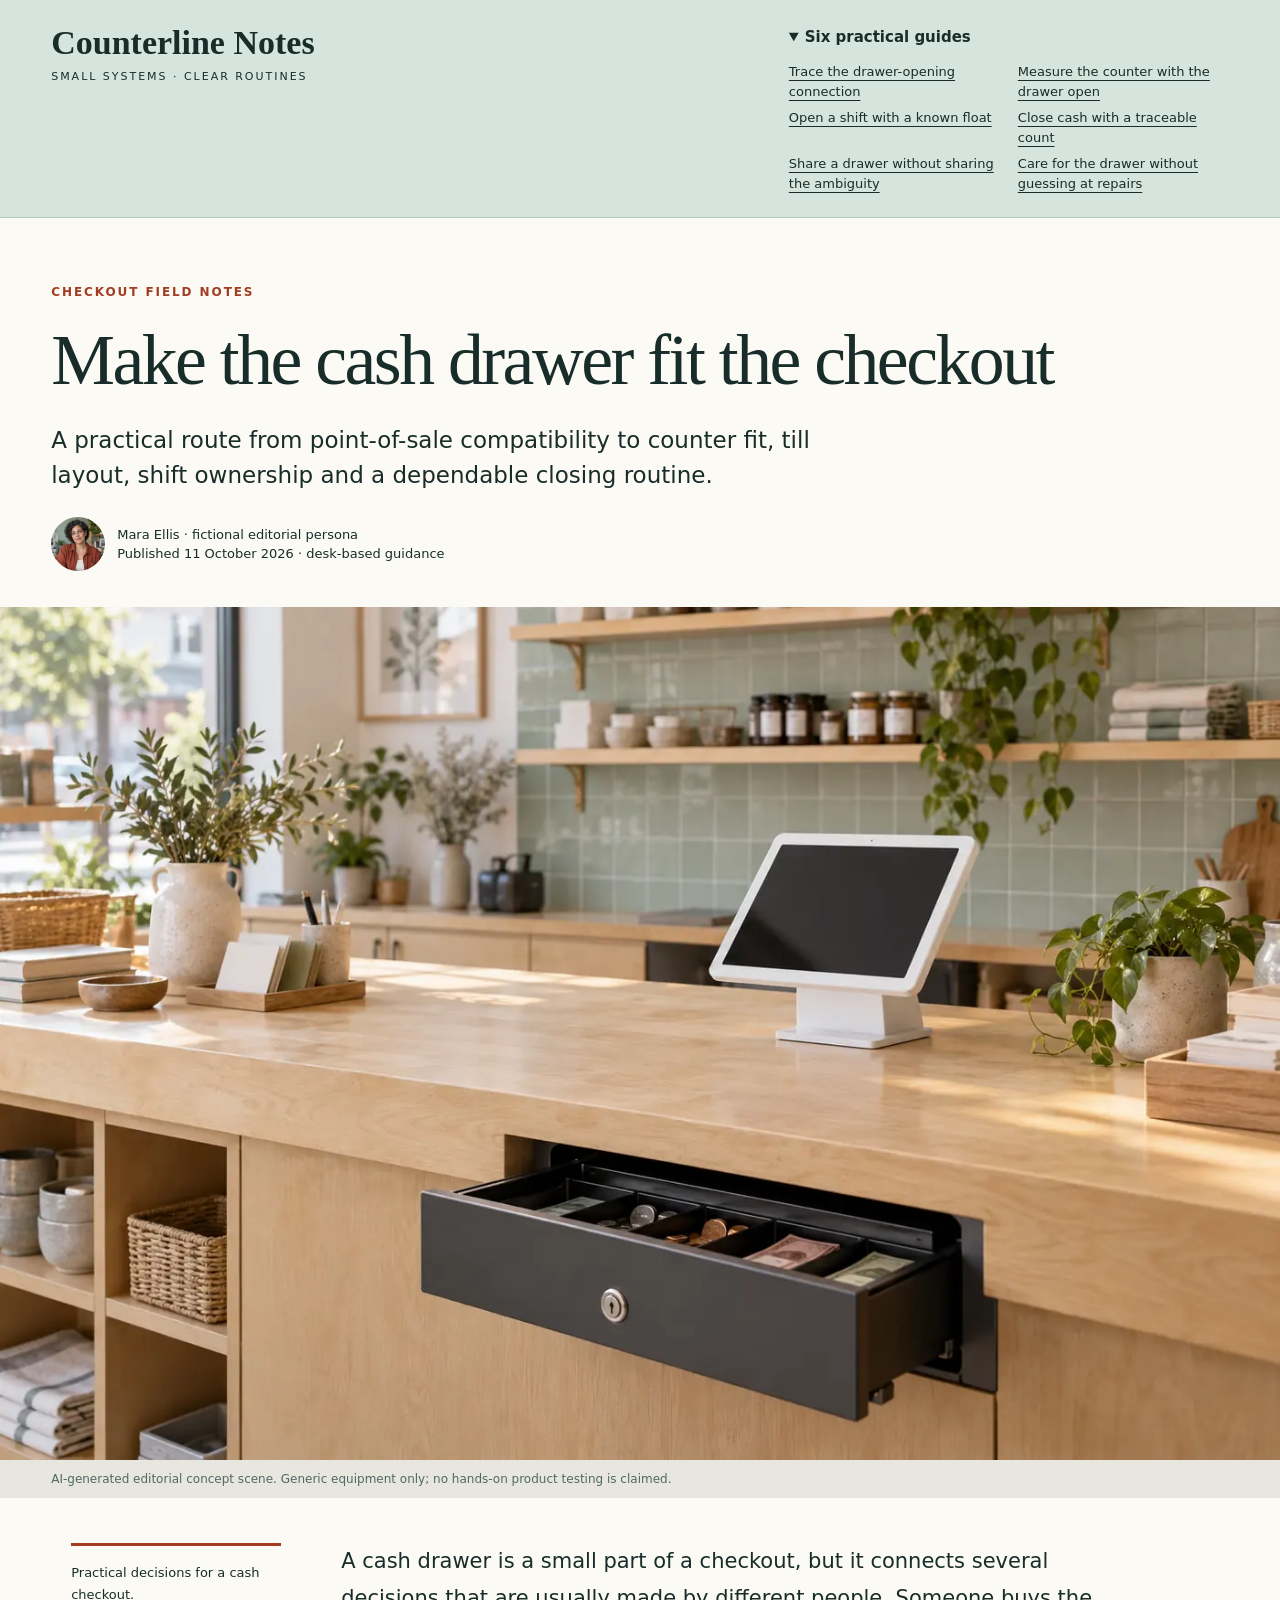
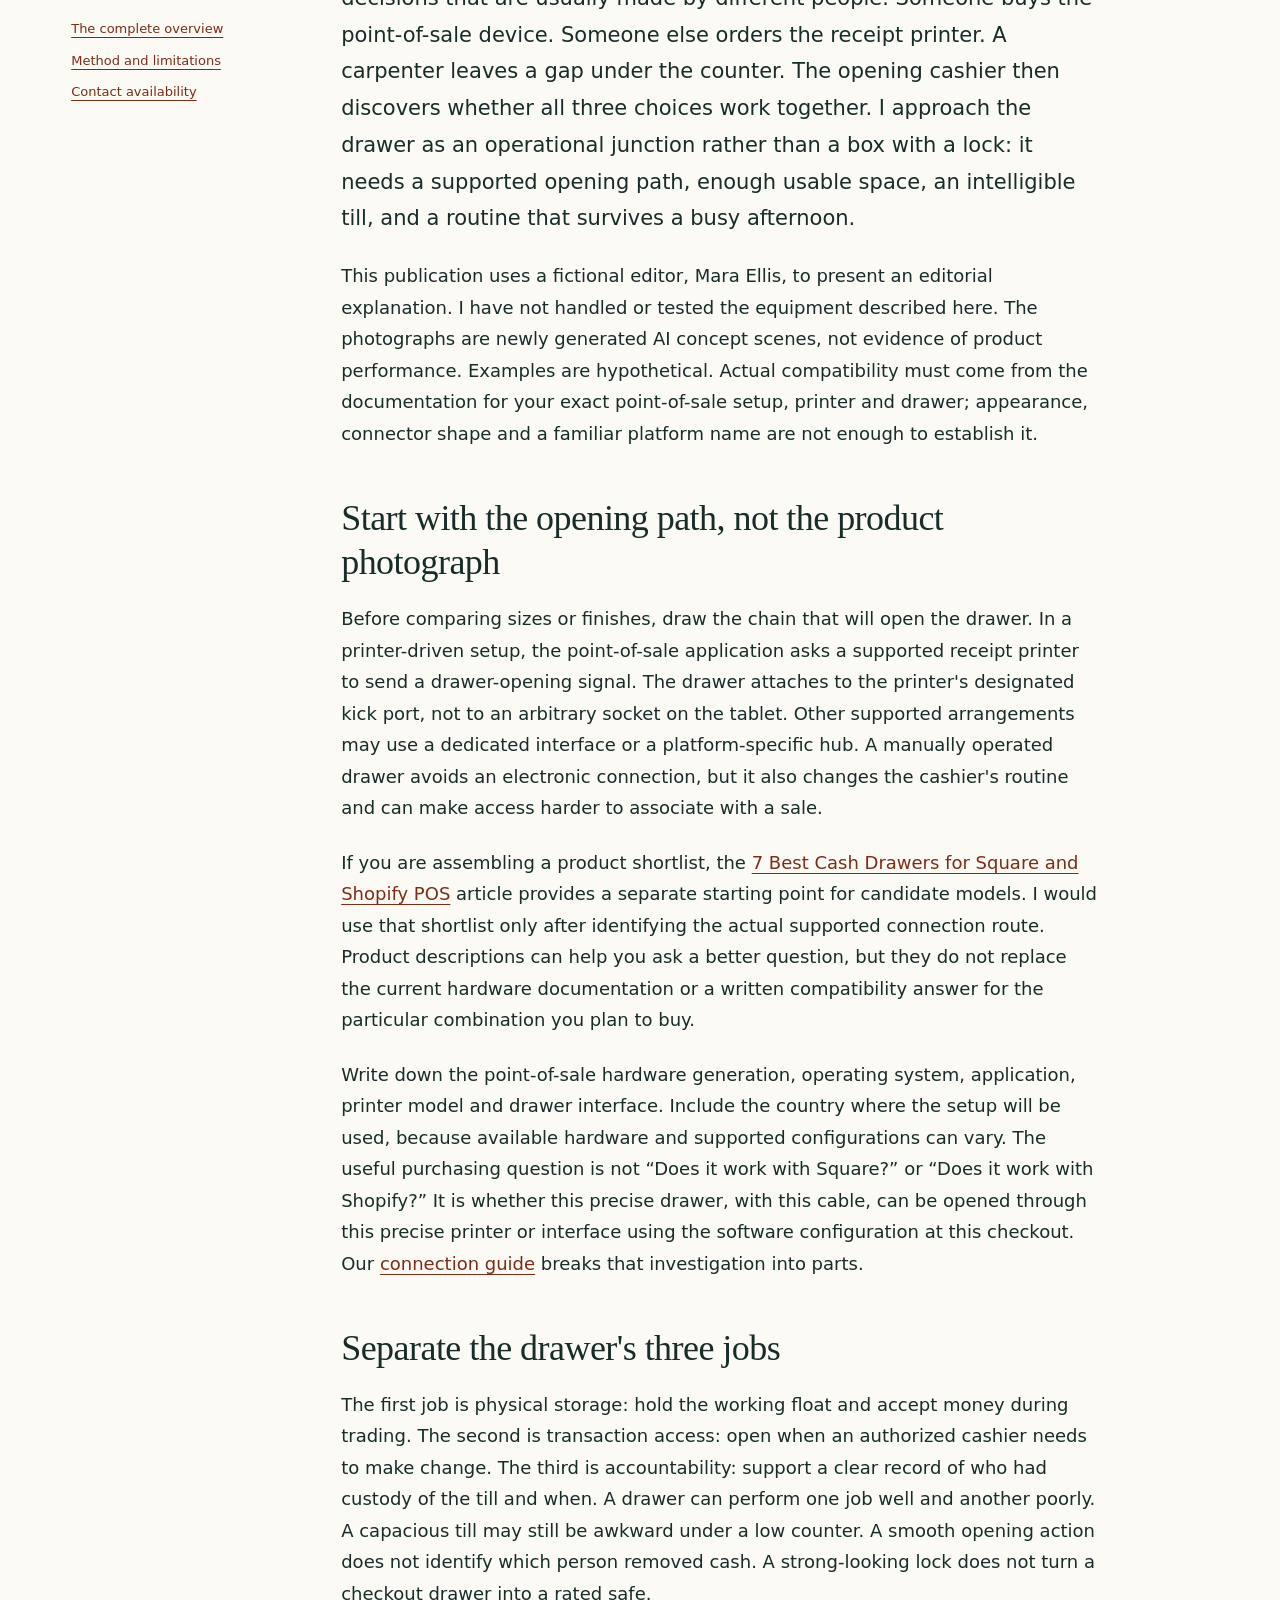
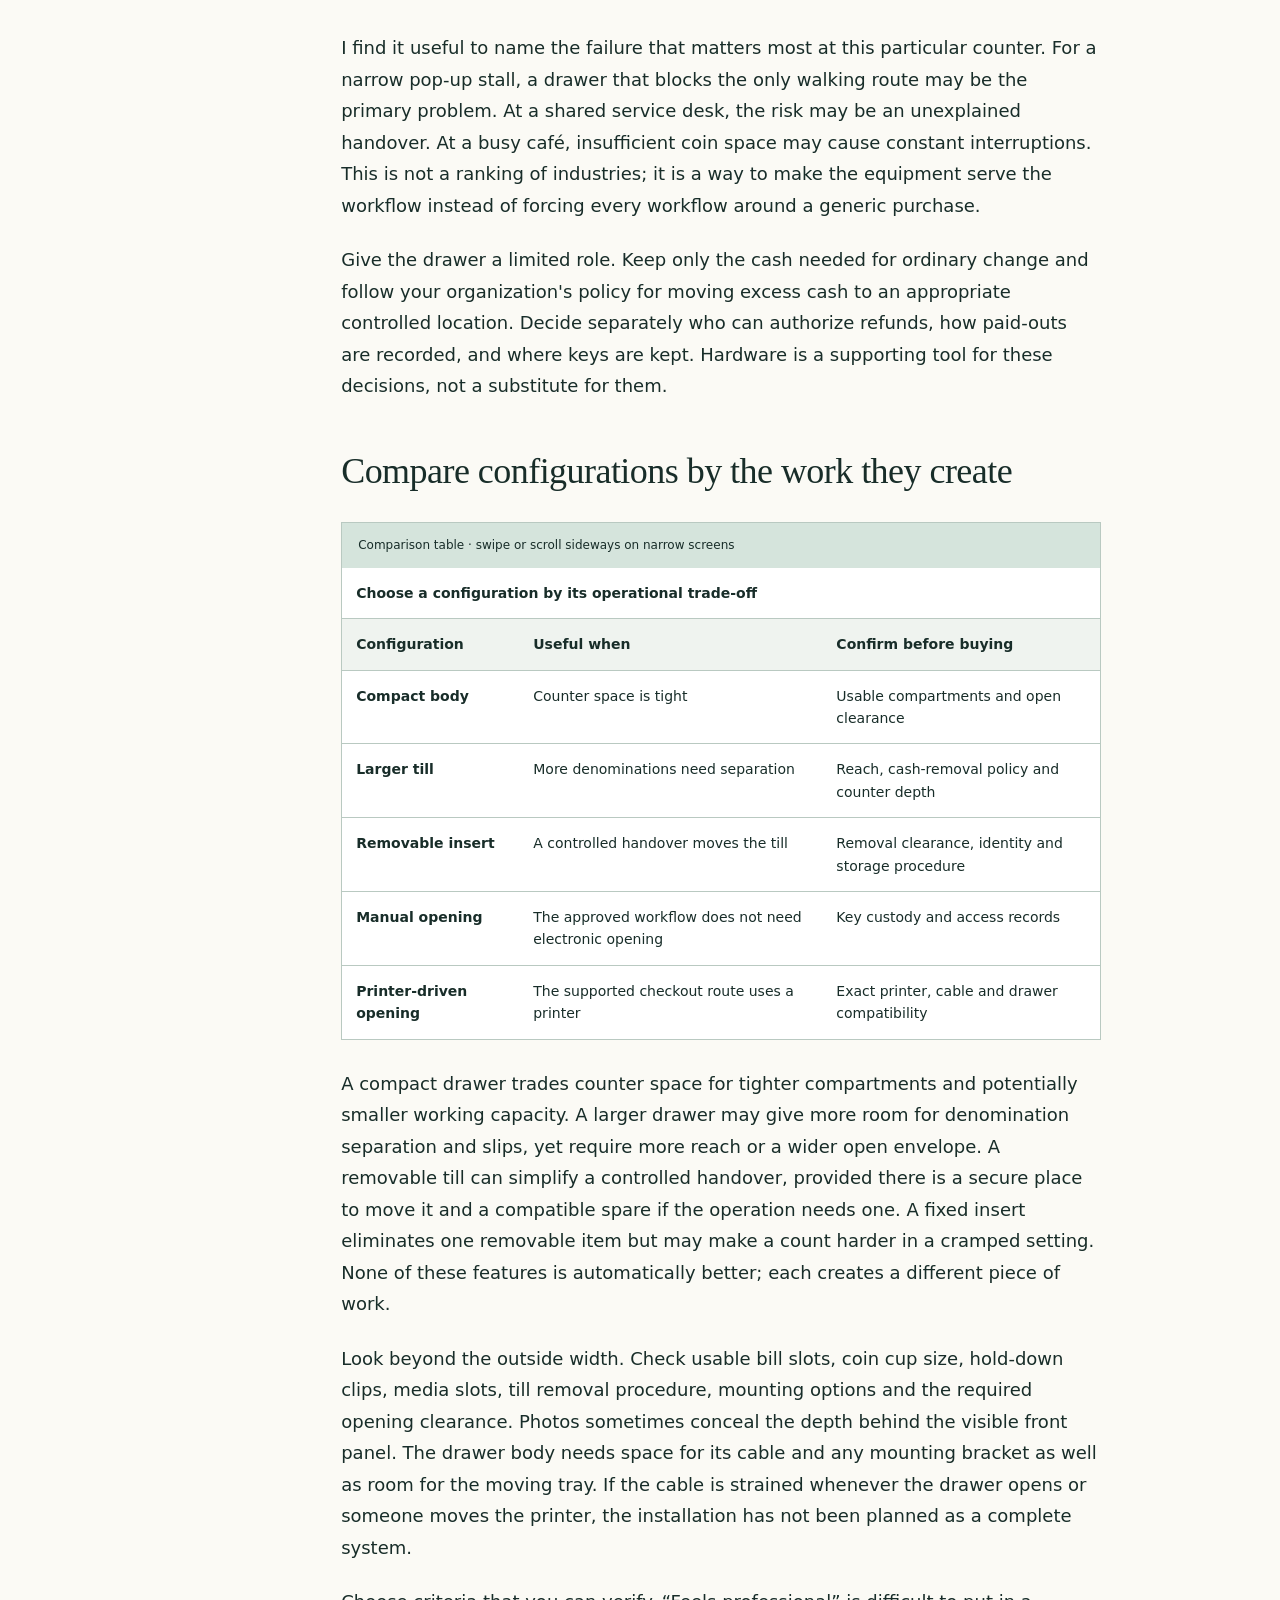
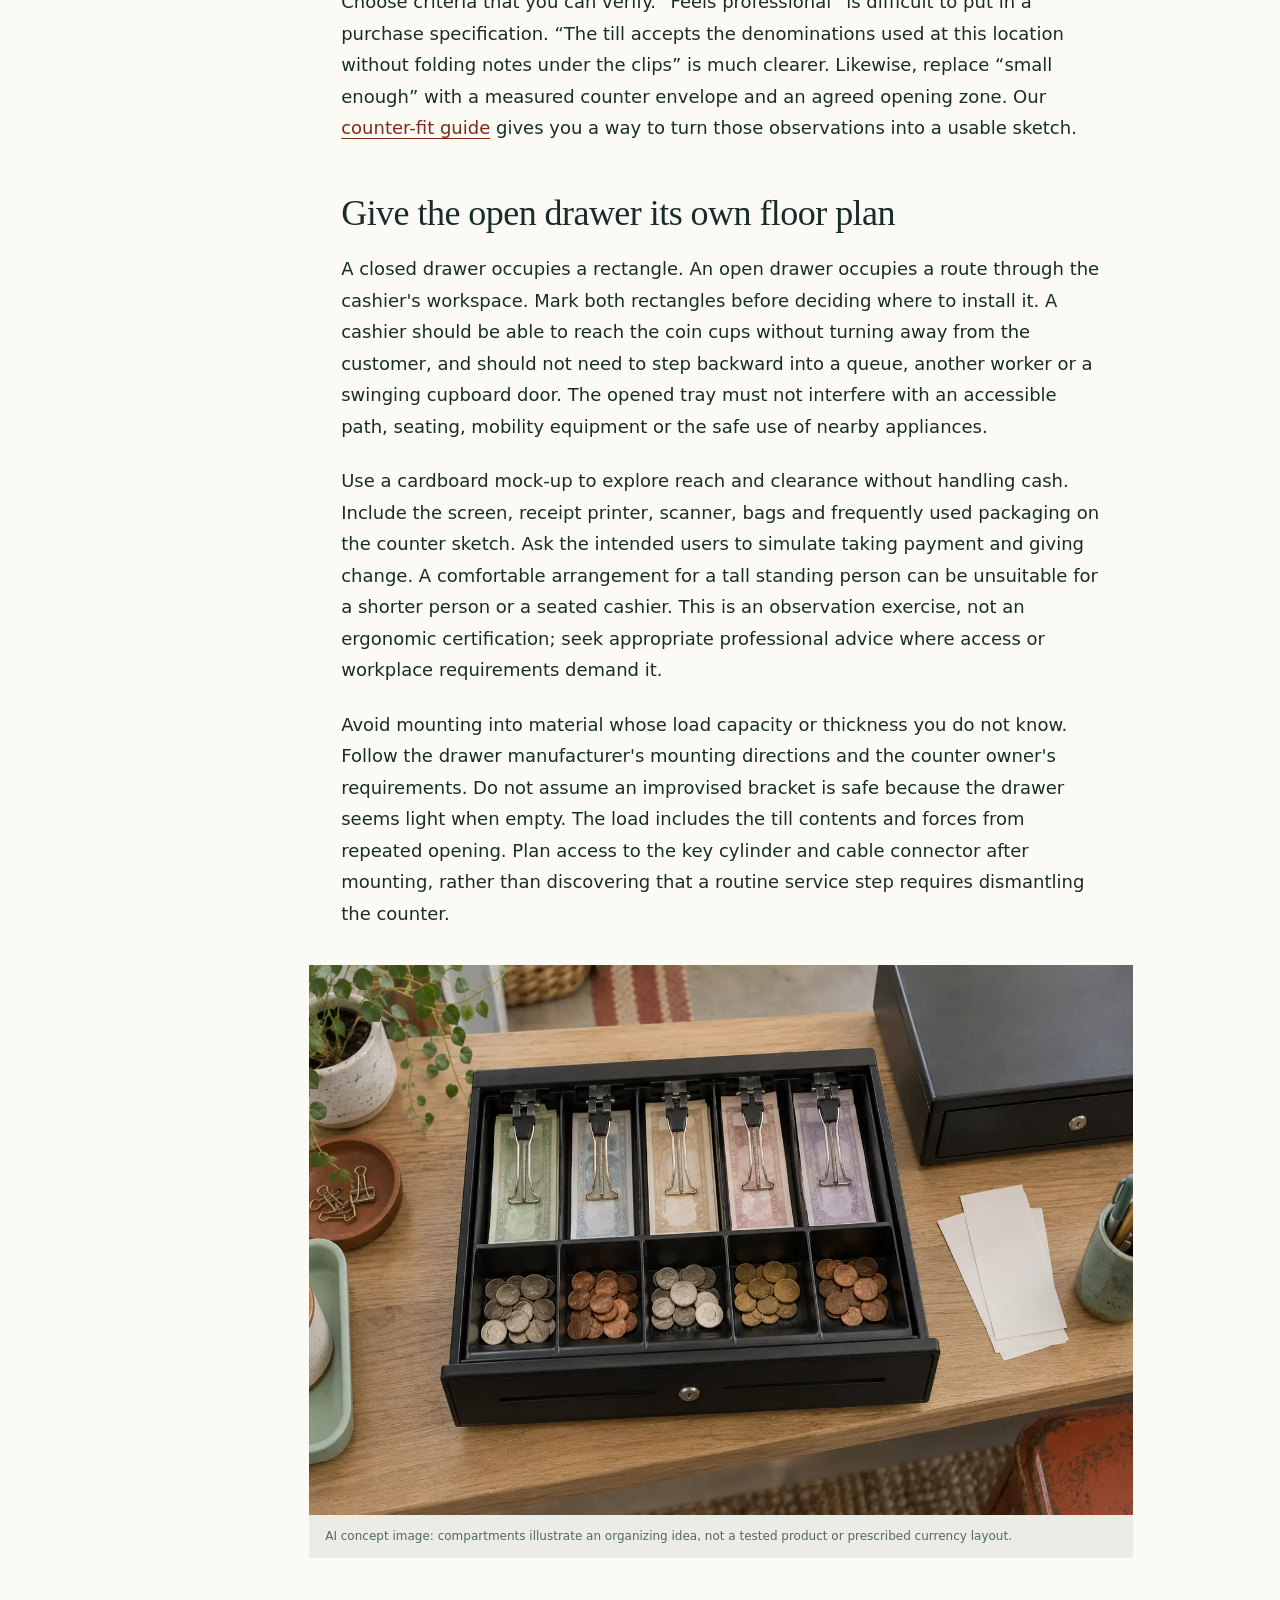
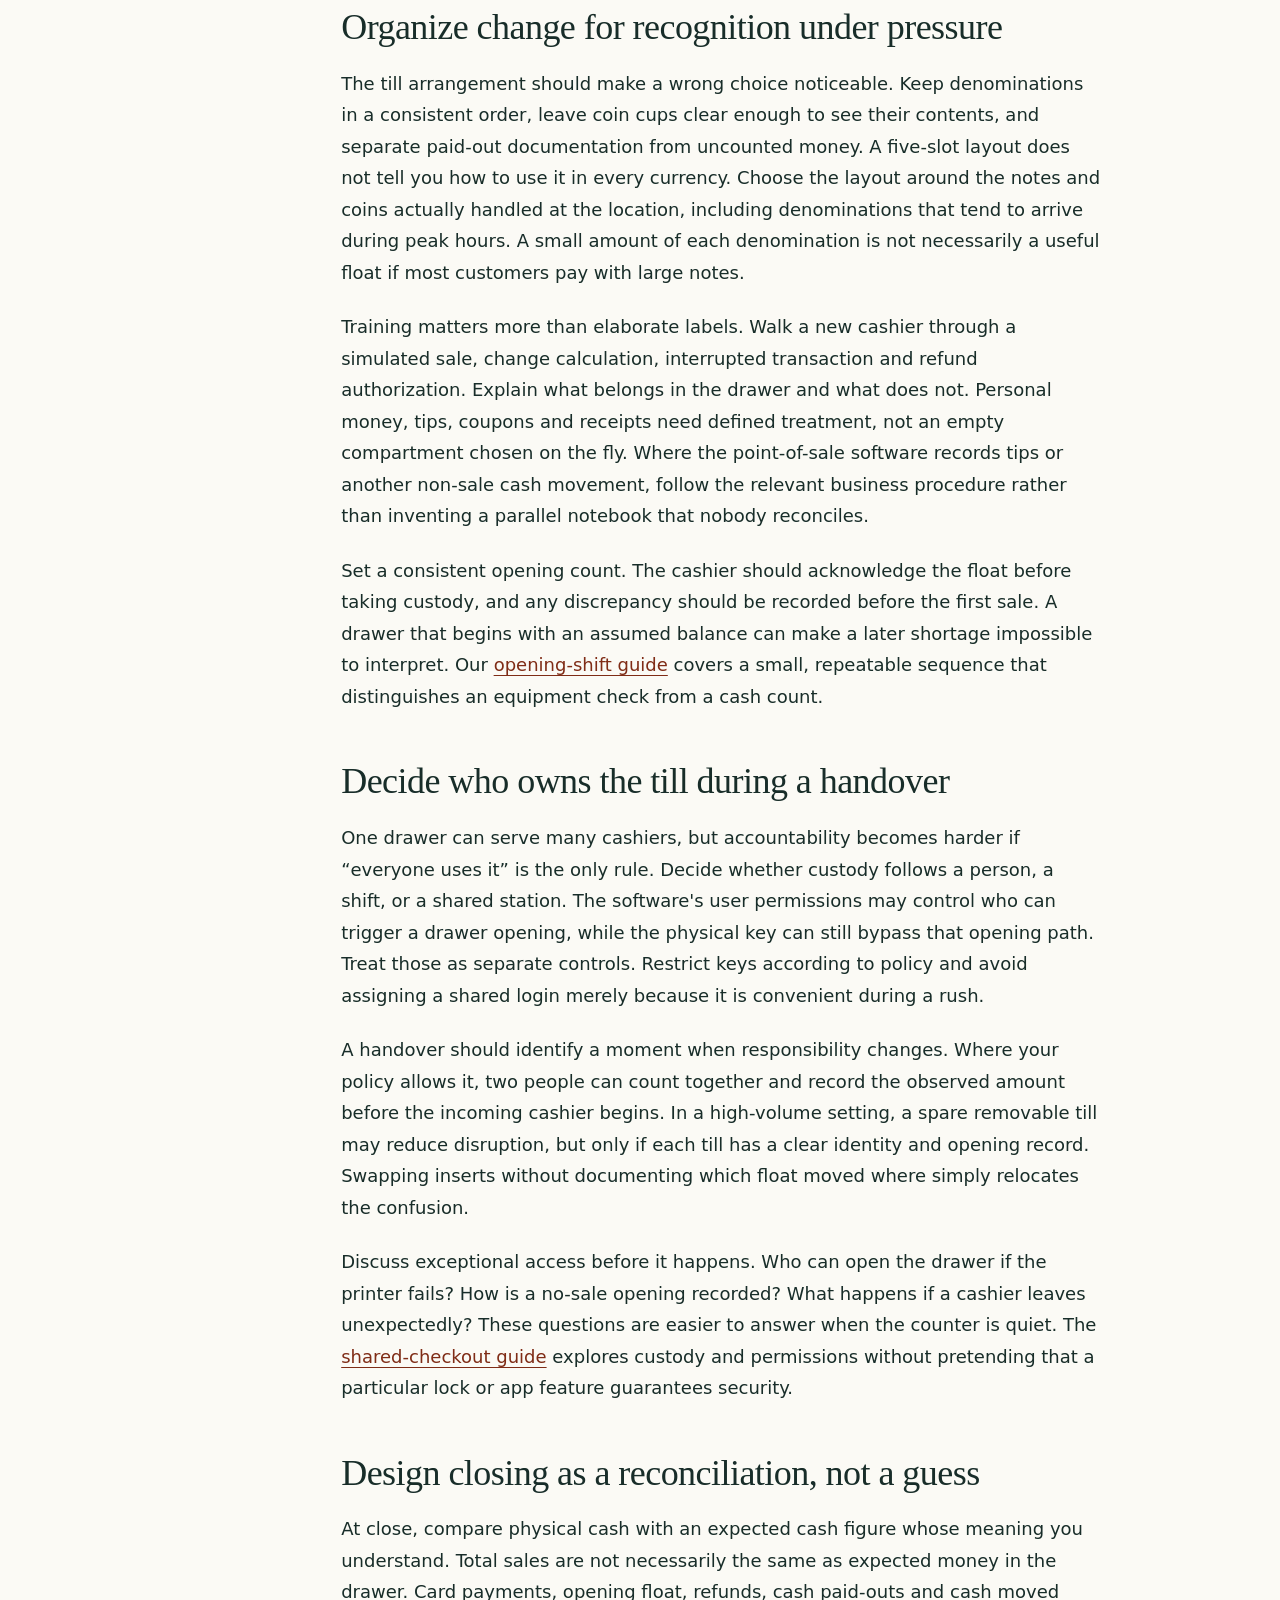
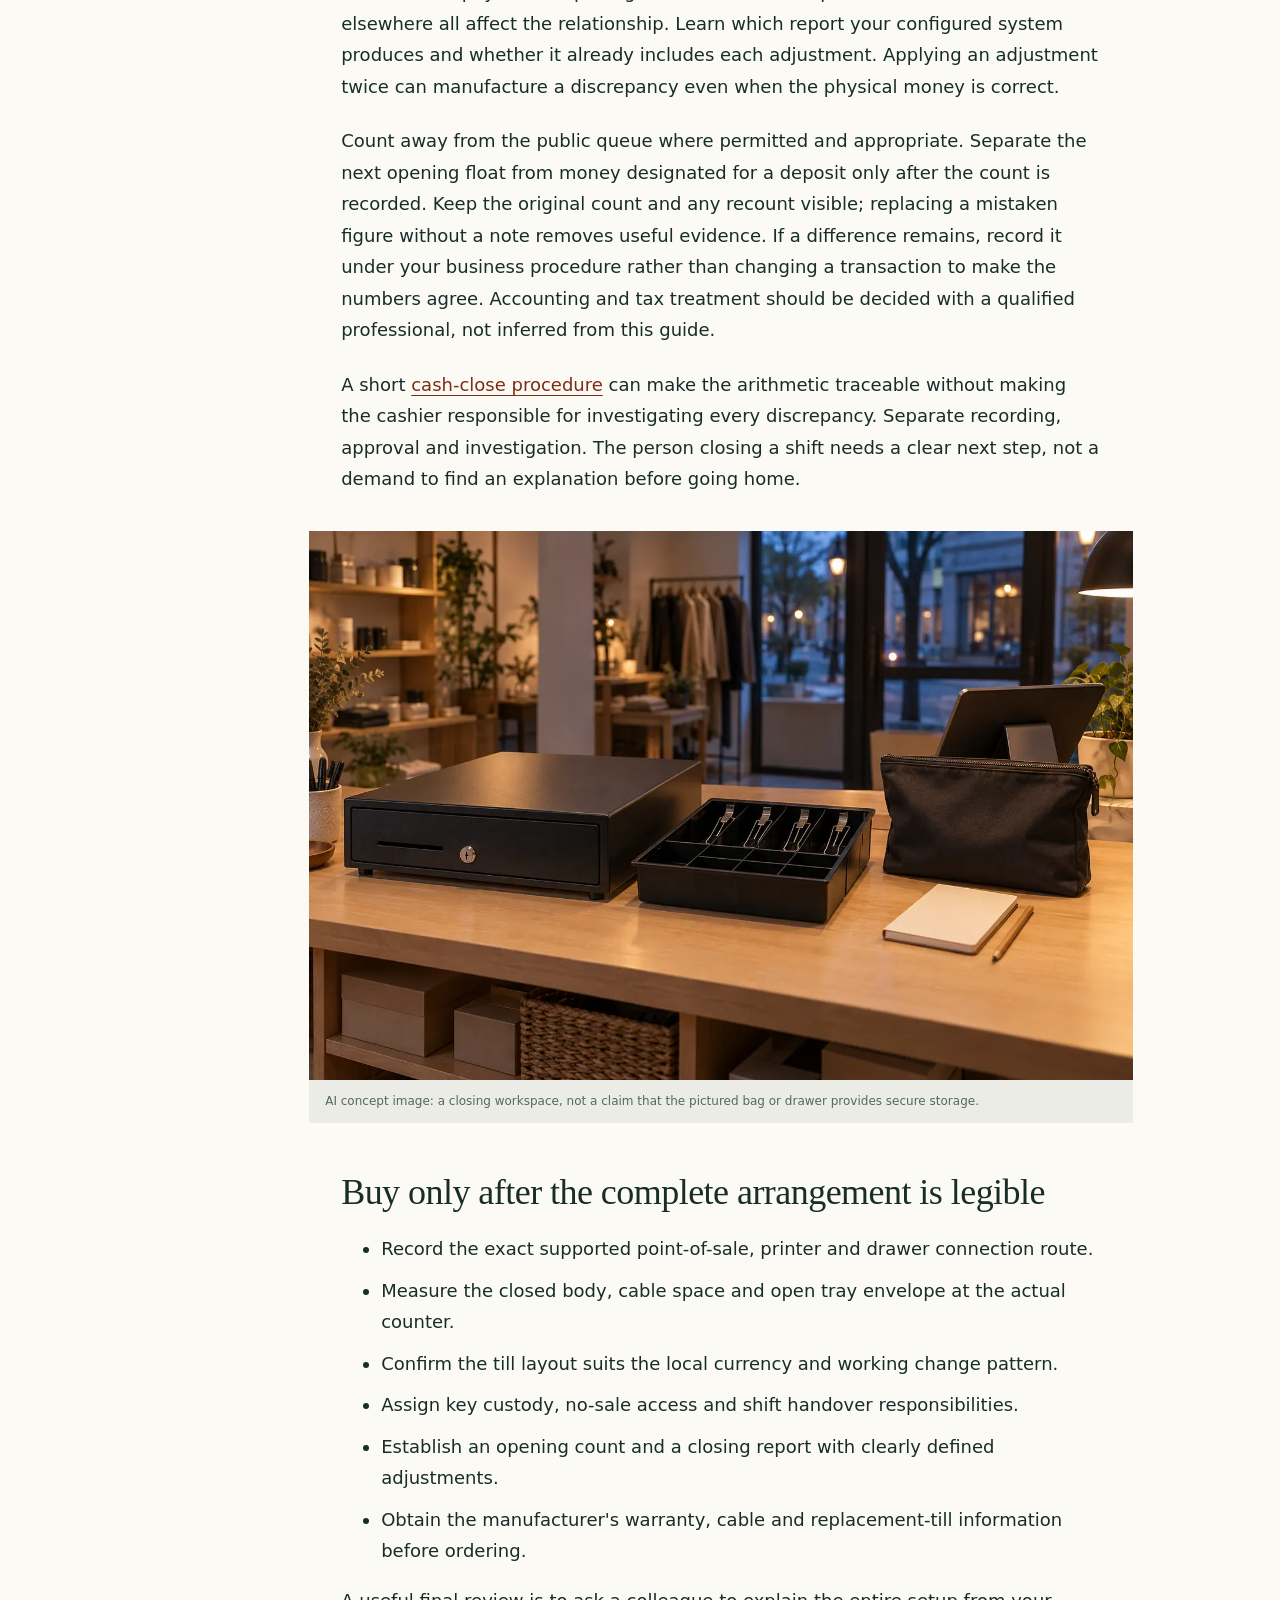
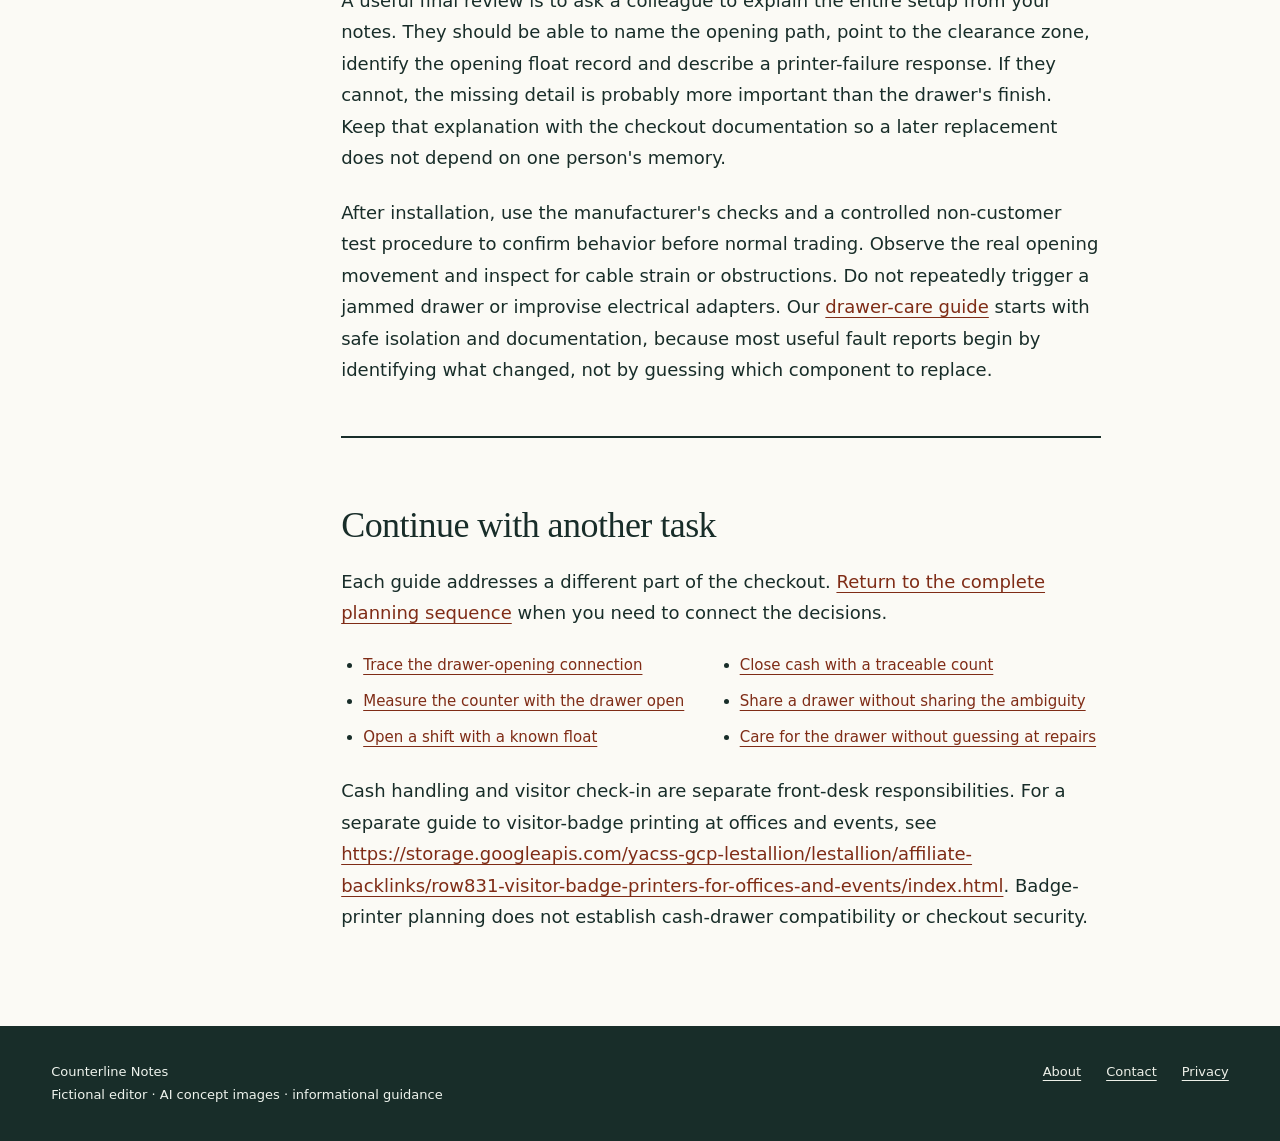
<file: docs/index.html>
<!doctype html><html lang="en"><head><meta charset="utf-8"><meta name="viewport" content="width=device-width,initial-scale=1"><meta name="referrer" content="strict-origin-when-cross-origin"><title>Make the cash drawer fit the checkout · Counterline Notes</title><meta name="description" content="A practical route from point-of-sale compatibility to counter fit, till layout, shift ownership and a dependable closing routine."><link rel="canonical" href="https://armaragex.github.io/counterline-cash-drawer-notes-row832/index.html"><meta property="og:title" content="Make the cash drawer fit the checkout"><meta property="og:description" content="A practical route from point-of-sale compatibility to counter fit, till layout, shift ownership and a dependable closing routine."><meta property="og:type" content="article"><meta property="og:url" content="https://armaragex.github.io/counterline-cash-drawer-notes-row832/index.html"><meta property="og:image" content="https://armaragex.github.io/counterline-cash-drawer-notes-row832/assets/counter-workspace.webp"><link rel="icon" href="data:image/svg+xml,%3Csvg xmlns='http://www.w3.org/2000/svg' viewBox='0 0 64 64'%3E%3Crect width='64' height='64' rx='12' fill='%23182d29'/%3E%3Cpath d='M16 18h32v9H25v10h23v9H16z' fill='%23d5e4dc'/%3E%3C/svg%3E"><link rel="stylesheet" href="assets/site.css"><script src="assets/site.js" defer></script><script type="application/ld+json">{"@context": "https://schema.org", "@type": "Article", "headline": "Make the cash drawer fit the checkout", "description": "A practical route from point-of-sale compatibility to counter fit, till layout, shift ownership and a dependable closing routine.", "url": "https://armaragex.github.io/counterline-cash-drawer-notes-row832/index.html", "datePublished": "2026-10-11", "dateModified": "2026-10-11", "inLanguage": "en", "author": {"@type": "Person", "name": "Mara Ellis", "description": "Fictional editorial persona; no hands-on testing claimed."}, "publisher": {"@type": "Organization", "name": "Counterline Notes"}, "mainEntityOfPage": "https://armaragex.github.io/counterline-cash-drawer-notes-row832/index.html"}</script></head><body><a class="skip" href="#main">Skip to article</a><header class="masthead"><a class="brand" href="index.html">Counterline Notes<small>Small systems · clear routines</small></a><div class="site-nav"><details open><summary>Six practical guides</summary><nav class="guide-links" aria-label="Practical guides"><a href="connection-paths.html">Trace the drawer-opening connection</a><a href="counter-fit.html">Measure the counter with the drawer open</a><a href="opening-shift.html">Open a shift with a known float</a><a href="cash-close.html">Close cash with a traceable count</a><a href="shared-checkout.html">Share a drawer without sharing the ambiguity</a><a href="drawer-care.html">Care for the drawer without guessing at repairs</a></nav></details></div></header><main id="main"><div class="page-head"><span class="kicker">Checkout field notes</span><h1>Make the cash drawer fit the checkout</h1><p class="deck">A practical route from point-of-sale compatibility to counter fit, till layout, shift ownership and a dependable closing routine.</p><div class="byline"><img src="assets/mara-ellis-fictional.webp" width="1254" height="1254" alt="AI-generated portrait of Mara Ellis, the fictional editor, with short curly dark hair and a rust-colored shirt." loading="lazy"><span>Mara Ellis · fictional editorial persona<br>Published <time datetime="2026-10-11">11 October 2026</time> · desk-based guidance</span></div></div><figure class="hero"><img src="assets/counter-workspace.webp" alt="AI-generated concept scene of a tablet and open cash drawer beneath a wooden shop counter." width="1400" height="933" loading="eager" decoding="async" fetchpriority="high" ><figcaption>AI-generated editorial concept scene. Generic equipment only; no hands-on product testing is claimed.</figcaption></figure><div class="reading-grid"><aside class="rail" aria-label="Reading context"><p>Practical decisions for a cash checkout.</p><a href="index.html">The complete overview</a><a href="about.html">Method and limitations</a><a href="contact.html">Contact availability</a></aside><article class="article-body"><p>A cash drawer is a small part of a checkout, but it connects several decisions that are usually made by different people. Someone buys the point-of-sale device. Someone else orders the receipt printer. A carpenter leaves a gap under the counter. The opening cashier then discovers whether all three choices work together. I approach the drawer as an operational junction rather than a box with a lock: it needs a supported opening path, enough usable space, an intelligible till, and a routine that survives a busy afternoon.</p>
<p>This publication uses a fictional editor, Mara Ellis, to present an editorial explanation. I have not handled or tested the equipment described here. The photographs are newly generated AI concept scenes, not evidence of product performance. Examples are hypothetical. Actual compatibility must come from the documentation for your exact point-of-sale setup, printer and drawer; appearance, connector shape and a familiar platform name are not enough to establish it.</p>
<h2>Start with the opening path, not the product photograph</h2>
<p>Before comparing sizes or finishes, draw the chain that will open the drawer. In a printer-driven setup, the point-of-sale application asks a supported receipt printer to send a drawer-opening signal. The drawer attaches to the printer's designated kick port, not to an arbitrary socket on the tablet. Other supported arrangements may use a dedicated interface or a platform-specific hub. A manually operated drawer avoids an electronic connection, but it also changes the cashier's routine and can make access harder to associate with a sale.</p>
<p>If you are assembling a product shortlist, the <a href="https://lestallion.com/blogs/product-reviews/best-cash-drawers-for-square-and-shopify-pos">7 Best Cash Drawers for Square and Shopify POS</a> article provides a separate starting point for candidate models. I would use that shortlist only after identifying the actual supported connection route. Product descriptions can help you ask a better question, but they do not replace the current hardware documentation or a written compatibility answer for the particular combination you plan to buy.</p>
<p>Write down the point-of-sale hardware generation, operating system, application, printer model and drawer interface. Include the country where the setup will be used, because available hardware and supported configurations can vary. The useful purchasing question is not “Does it work with Square?” or “Does it work with Shopify?” It is whether this precise drawer, with this cable, can be opened through this precise printer or interface using the software configuration at this checkout. Our <a href="connection-paths.html">connection guide</a> breaks that investigation into parts.</p>
<h2>Separate the drawer's three jobs</h2>
<p>The first job is physical storage: hold the working float and accept money during trading. The second is transaction access: open when an authorized cashier needs to make change. The third is accountability: support a clear record of who had custody of the till and when. A drawer can perform one job well and another poorly. A capacious till may still be awkward under a low counter. A smooth opening action does not identify which person removed cash. A strong-looking lock does not turn a checkout drawer into a rated safe.</p>
<p>I find it useful to name the failure that matters most at this particular counter. For a narrow pop-up stall, a drawer that blocks the only walking route may be the primary problem. At a shared service desk, the risk may be an unexplained handover. At a busy café, insufficient coin space may cause constant interruptions. This is not a ranking of industries; it is a way to make the equipment serve the workflow instead of forcing every workflow around a generic purchase.</p>
<p>Give the drawer a limited role. Keep only the cash needed for ordinary change and follow your organization's policy for moving excess cash to an appropriate controlled location. Decide separately who can authorize refunds, how paid-outs are recorded, and where keys are kept. Hardware is a supporting tool for these decisions, not a substitute for them.</p>
<h2>Compare configurations by the work they create</h2>
<div class="table-wrap" role="region" aria-label="Configuration comparison, scroll horizontally if needed" tabindex="0"><p class="table-hint">Comparison table · swipe or scroll sideways on narrow screens</p><table><caption>Choose a configuration by its operational trade-off</caption><thead><tr><th scope="col">Configuration</th><th scope="col">Useful when</th><th scope="col">Confirm before buying</th></tr></thead><tbody><tr><th scope="row">Compact body</th><td>Counter space is tight</td><td>Usable compartments and open clearance</td></tr><tr><th scope="row">Larger till</th><td>More denominations need separation</td><td>Reach, cash-removal policy and counter depth</td></tr><tr><th scope="row">Removable insert</th><td>A controlled handover moves the till</td><td>Removal clearance, identity and storage procedure</td></tr><tr><th scope="row">Manual opening</th><td>The approved workflow does not need electronic opening</td><td>Key custody and access records</td></tr><tr><th scope="row">Printer-driven opening</th><td>The supported checkout route uses a printer</td><td>Exact printer, cable and drawer compatibility</td></tr></tbody></table></div>
<p>A compact drawer trades counter space for tighter compartments and potentially smaller working capacity. A larger drawer may give more room for denomination separation and slips, yet require more reach or a wider open envelope. A removable till can simplify a controlled handover, provided there is a secure place to move it and a compatible spare if the operation needs one. A fixed insert eliminates one removable item but may make a count harder in a cramped setting. None of these features is automatically better; each creates a different piece of work.</p>
<p>Look beyond the outside width. Check usable bill slots, coin cup size, hold-down clips, media slots, till removal procedure, mounting options and the required opening clearance. Photos sometimes conceal the depth behind the visible front panel. The drawer body needs space for its cable and any mounting bracket as well as room for the moving tray. If the cable is strained whenever the drawer opens or someone moves the printer, the installation has not been planned as a complete system.</p>
<p>Choose criteria that you can verify. “Feels professional” is difficult to put in a purchase specification. “The till accepts the denominations used at this location without folding notes under the clips” is much clearer. Likewise, replace “small enough” with a measured counter envelope and an agreed opening zone. Our <a href="counter-fit.html">counter-fit guide</a> gives you a way to turn those observations into a usable sketch.</p>
<h2>Give the open drawer its own floor plan</h2>
<p>A closed drawer occupies a rectangle. An open drawer occupies a route through the cashier's workspace. Mark both rectangles before deciding where to install it. A cashier should be able to reach the coin cups without turning away from the customer, and should not need to step backward into a queue, another worker or a swinging cupboard door. The opened tray must not interfere with an accessible path, seating, mobility equipment or the safe use of nearby appliances.</p>
<p>Use a cardboard mock-up to explore reach and clearance without handling cash. Include the screen, receipt printer, scanner, bags and frequently used packaging on the counter sketch. Ask the intended users to simulate taking payment and giving change. A comfortable arrangement for a tall standing person can be unsuitable for a shorter person or a seated cashier. This is an observation exercise, not an ergonomic certification; seek appropriate professional advice where access or workplace requirements demand it.</p>
<p>Avoid mounting into material whose load capacity or thickness you do not know. Follow the drawer manufacturer's mounting directions and the counter owner's requirements. Do not assume an improvised bracket is safe because the drawer seems light when empty. The load includes the till contents and forces from repeated opening. Plan access to the key cylinder and cable connector after mounting, rather than discovering that a routine service step requires dismantling the counter.</p>
<figure class="wide-figure"><img src="assets/till-compartments.webp" alt="AI-generated overhead concept scene of an open till with note clips, coin cups and blank slips on a wooden counter." width="1400" height="933" loading="lazy" decoding="async" ><figcaption>AI concept image: compartments illustrate an organizing idea, not a tested product or prescribed currency layout.</figcaption></figure>
<h2>Organize change for recognition under pressure</h2>
<p>The till arrangement should make a wrong choice noticeable. Keep denominations in a consistent order, leave coin cups clear enough to see their contents, and separate paid-out documentation from uncounted money. A five-slot layout does not tell you how to use it in every currency. Choose the layout around the notes and coins actually handled at the location, including denominations that tend to arrive during peak hours. A small amount of each denomination is not necessarily a useful float if most customers pay with large notes.</p>
<p>Training matters more than elaborate labels. Walk a new cashier through a simulated sale, change calculation, interrupted transaction and refund authorization. Explain what belongs in the drawer and what does not. Personal money, tips, coupons and receipts need defined treatment, not an empty compartment chosen on the fly. Where the point-of-sale software records tips or another non-sale cash movement, follow the relevant business procedure rather than inventing a parallel notebook that nobody reconciles.</p>
<p>Set a consistent opening count. The cashier should acknowledge the float before taking custody, and any discrepancy should be recorded before the first sale. A drawer that begins with an assumed balance can make a later shortage impossible to interpret. Our <a href="opening-shift.html">opening-shift guide</a> covers a small, repeatable sequence that distinguishes an equipment check from a cash count.</p>
<h2>Decide who owns the till during a handover</h2>
<p>One drawer can serve many cashiers, but accountability becomes harder if “everyone uses it” is the only rule. Decide whether custody follows a person, a shift, or a shared station. The software's user permissions may control who can trigger a drawer opening, while the physical key can still bypass that opening path. Treat those as separate controls. Restrict keys according to policy and avoid assigning a shared login merely because it is convenient during a rush.</p>
<p>A handover should identify a moment when responsibility changes. Where your policy allows it, two people can count together and record the observed amount before the incoming cashier begins. In a high-volume setting, a spare removable till may reduce disruption, but only if each till has a clear identity and opening record. Swapping inserts without documenting which float moved where simply relocates the confusion.</p>
<p>Discuss exceptional access before it happens. Who can open the drawer if the printer fails? How is a no-sale opening recorded? What happens if a cashier leaves unexpectedly? These questions are easier to answer when the counter is quiet. The <a href="shared-checkout.html">shared-checkout guide</a> explores custody and permissions without pretending that a particular lock or app feature guarantees security.</p>
<h2>Design closing as a reconciliation, not a guess</h2>
<p>At close, compare physical cash with an expected cash figure whose meaning you understand. Total sales are not necessarily the same as expected money in the drawer. Card payments, opening float, refunds, cash paid-outs and cash moved elsewhere all affect the relationship. Learn which report your configured system produces and whether it already includes each adjustment. Applying an adjustment twice can manufacture a discrepancy even when the physical money is correct.</p>
<p>Count away from the public queue where permitted and appropriate. Separate the next opening float from money designated for a deposit only after the count is recorded. Keep the original count and any recount visible; replacing a mistaken figure without a note removes useful evidence. If a difference remains, record it under your business procedure rather than changing a transaction to make the numbers agree. Accounting and tax treatment should be decided with a qualified professional, not inferred from this guide.</p>
<p>A short <a href="cash-close.html">cash-close procedure</a> can make the arithmetic traceable without making the cashier responsible for investigating every discrepancy. Separate recording, approval and investigation. The person closing a shift needs a clear next step, not a demand to find an explanation before going home.</p>
<figure class="wide-figure"><img src="assets/closing-workbench.webp" alt="AI-generated closing-workspace concept scene with a closed drawer, empty till, zip bag and notebook." width="1400" height="933" loading="lazy" decoding="async" ><figcaption>AI concept image: a closing workspace, not a claim that the pictured bag or drawer provides secure storage.</figcaption></figure>
<h2>Buy only after the complete arrangement is legible</h2>
<ul><li>Record the exact supported point-of-sale, printer and drawer connection route.</li><li>Measure the closed body, cable space and open tray envelope at the actual counter.</li><li>Confirm the till layout suits the local currency and working change pattern.</li><li>Assign key custody, no-sale access and shift handover responsibilities.</li><li>Establish an opening count and a closing report with clearly defined adjustments.</li><li>Obtain the manufacturer's warranty, cable and replacement-till information before ordering.</li></ul>
<p>A useful final review is to ask a colleague to explain the entire setup from your notes. They should be able to name the opening path, point to the clearance zone, identify the opening float record and describe a printer-failure response. If they cannot, the missing detail is probably more important than the drawer's finish. Keep that explanation with the checkout documentation so a later replacement does not depend on one person's memory.</p>
<p>After installation, use the manufacturer's checks and a controlled non-customer test procedure to confirm behavior before normal trading. Observe the real opening movement and inspect for cable strain or obstructions. Do not repeatedly trigger a jammed drawer or improvise electrical adapters. Our <a href="drawer-care.html">drawer-care guide</a> starts with safe isolation and documentation, because most useful fault reports begin by identifying what changed, not by guessing which component to replace.</p><section class="next-guides"><h2>Continue with another task</h2><p>Each guide addresses a different part of the checkout. <a href="index.html">Return to the complete planning sequence</a> when you need to connect the decisions.</p><ul><li><a href="connection-paths.html">Trace the drawer-opening connection</a></li><li><a href="counter-fit.html">Measure the counter with the drawer open</a></li><li><a href="opening-shift.html">Open a shift with a known float</a></li><li><a href="cash-close.html">Close cash with a traceable count</a></li><li><a href="shared-checkout.html">Share a drawer without sharing the ambiguity</a></li><li><a href="drawer-care.html">Care for the drawer without guessing at repairs</a></li></ul></section><p class="previous-resource-note">Cash handling and visitor check-in are separate front-desk responsibilities. For a separate guide to visitor-badge printing at offices and events, see <a style="overflow-wrap:anywhere;word-break:break-word" href="https://storage.googleapis.com/yacss-gcp-lestallion/lestallion/affiliate-backlinks/row831-visitor-badge-printers-for-offices-and-events/index.html">https://storage.googleapis.com/yacss-gcp-lestallion/lestallion/affiliate-backlinks/row831-visitor-badge-printers-for-offices-and-events/index.html</a>. Badge-printer planning does not establish cash-drawer compatibility or checkout security.</p>
</article></div></main><footer class="site-footer"><div>Counterline Notes<br>Fictional editor · AI concept images · informational guidance</div><nav aria-label="Publication information"><a href="about.html">About</a><a href="contact.html">Contact</a><a href="privacy.html">Privacy</a></nav></footer></body></html>
</file>
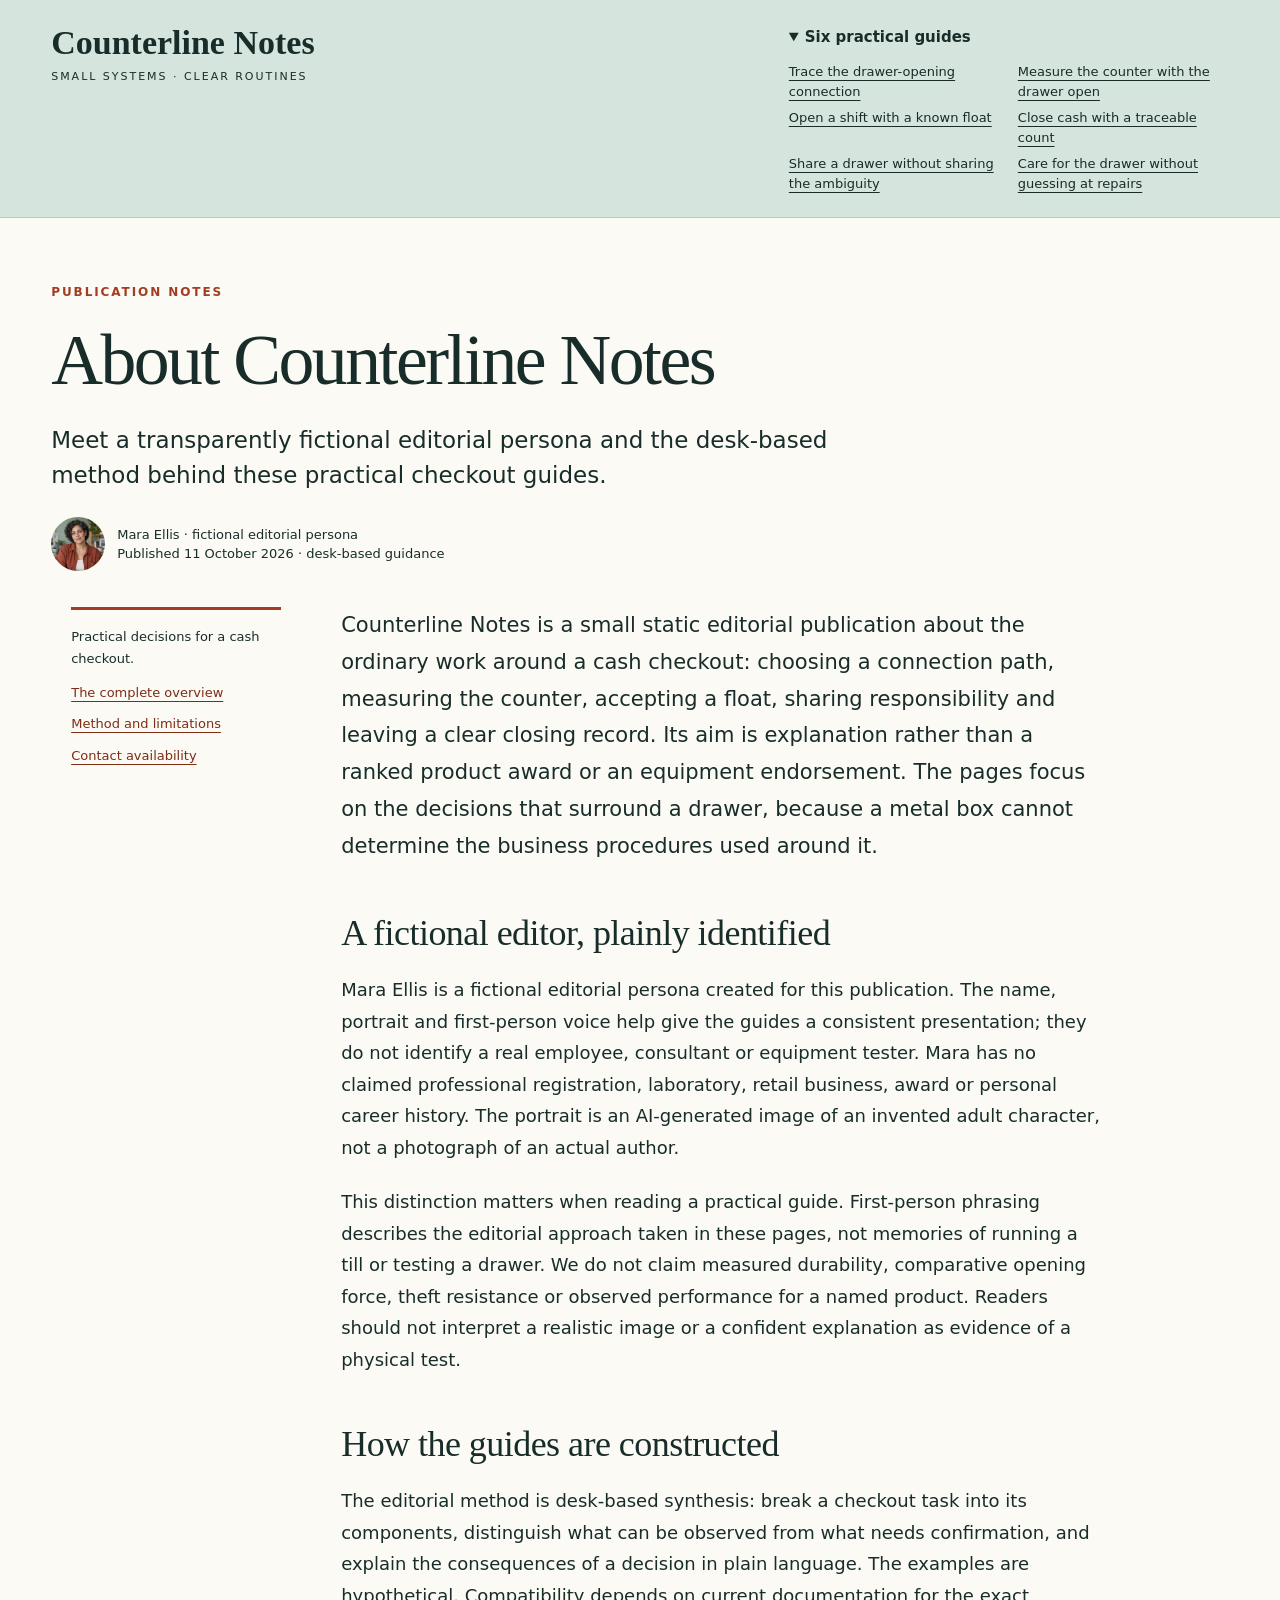
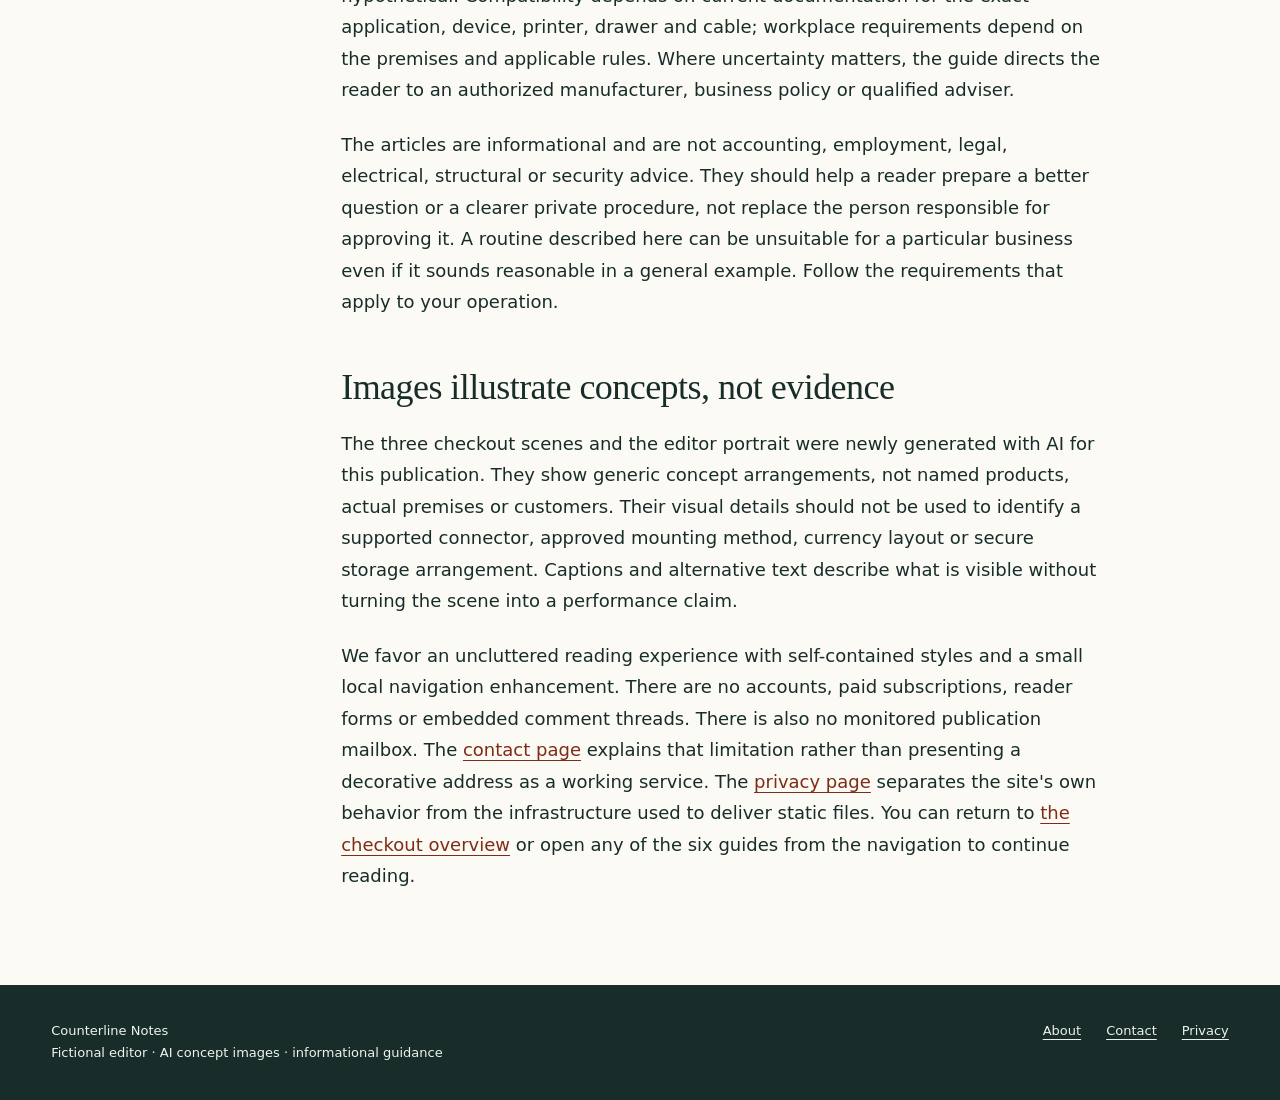
<file: docs/about.html>
<!doctype html><html lang="en"><head><meta charset="utf-8"><meta name="viewport" content="width=device-width,initial-scale=1"><meta name="referrer" content="strict-origin-when-cross-origin"><title>About Counterline Notes · Counterline Notes</title><meta name="description" content="Meet a transparently fictional editorial persona and the desk-based method behind these practical checkout guides."><link rel="canonical" href="https://armaragex.github.io/counterline-cash-drawer-notes-row832/about.html"><meta property="og:title" content="About Counterline Notes"><meta property="og:description" content="Meet a transparently fictional editorial persona and the desk-based method behind these practical checkout guides."><meta property="og:type" content="website"><meta property="og:url" content="https://armaragex.github.io/counterline-cash-drawer-notes-row832/about.html"><meta property="og:image" content="https://armaragex.github.io/counterline-cash-drawer-notes-row832/assets/counter-workspace.webp"><link rel="icon" href="data:image/svg+xml,%3Csvg xmlns='http://www.w3.org/2000/svg' viewBox='0 0 64 64'%3E%3Crect width='64' height='64' rx='12' fill='%23182d29'/%3E%3Cpath d='M16 18h32v9H25v10h23v9H16z' fill='%23d5e4dc'/%3E%3C/svg%3E"><link rel="stylesheet" href="assets/site.css"><script src="assets/site.js" defer></script><script type="application/ld+json">{"@context": "https://schema.org", "@type": "WebPage", "headline": "About Counterline Notes", "description": "Meet a transparently fictional editorial persona and the desk-based method behind these practical checkout guides.", "url": "https://armaragex.github.io/counterline-cash-drawer-notes-row832/about.html", "datePublished": "2026-10-11", "dateModified": "2026-10-11", "inLanguage": "en", "author": {"@type": "Person", "name": "Mara Ellis", "description": "Fictional editorial persona; no hands-on testing claimed."}, "publisher": {"@type": "Organization", "name": "Counterline Notes"}, "mainEntityOfPage": "https://armaragex.github.io/counterline-cash-drawer-notes-row832/about.html"}</script></head><body><a class="skip" href="#main">Skip to article</a><header class="masthead"><a class="brand" href="index.html">Counterline Notes<small>Small systems · clear routines</small></a><div class="site-nav"><details open><summary>Six practical guides</summary><nav class="guide-links" aria-label="Practical guides"><a href="connection-paths.html">Trace the drawer-opening connection</a><a href="counter-fit.html">Measure the counter with the drawer open</a><a href="opening-shift.html">Open a shift with a known float</a><a href="cash-close.html">Close cash with a traceable count</a><a href="shared-checkout.html">Share a drawer without sharing the ambiguity</a><a href="drawer-care.html">Care for the drawer without guessing at repairs</a></nav></details></div></header><main id="main"><div class="page-head"><span class="kicker">Publication notes</span><h1>About Counterline Notes</h1><p class="deck">Meet a transparently fictional editorial persona and the desk-based method behind these practical checkout guides.</p><div class="byline"><img src="assets/mara-ellis-fictional.webp" width="1254" height="1254" alt="AI-generated portrait of Mara Ellis, the fictional editor, with short curly dark hair and a rust-colored shirt." loading="lazy"><span>Mara Ellis · fictional editorial persona<br>Published <time datetime="2026-10-11">11 October 2026</time> · desk-based guidance</span></div></div><div class="reading-grid"><aside class="rail" aria-label="Reading context"><p>Practical decisions for a cash checkout.</p><a href="index.html">The complete overview</a><a href="about.html">Method and limitations</a><a href="contact.html">Contact availability</a></aside><article class="article-body"><p>Counterline Notes is a small static editorial publication about the ordinary work around a cash checkout: choosing a connection path, measuring the counter, accepting a float, sharing responsibility and leaving a clear closing record. Its aim is explanation rather than a ranked product award or an equipment endorsement. The pages focus on the decisions that surround a drawer, because a metal box cannot determine the business procedures used around it.</p>
<h2>A fictional editor, plainly identified</h2>
<p>Mara Ellis is a fictional editorial persona created for this publication. The name, portrait and first-person voice help give the guides a consistent presentation; they do not identify a real employee, consultant or equipment tester. Mara has no claimed professional registration, laboratory, retail business, award or personal career history. The portrait is an AI-generated image of an invented adult character, not a photograph of an actual author.</p>
<p>This distinction matters when reading a practical guide. First-person phrasing describes the editorial approach taken in these pages, not memories of running a till or testing a drawer. We do not claim measured durability, comparative opening force, theft resistance or observed performance for a named product. Readers should not interpret a realistic image or a confident explanation as evidence of a physical test.</p>
<h2>How the guides are constructed</h2>
<p>The editorial method is desk-based synthesis: break a checkout task into its components, distinguish what can be observed from what needs confirmation, and explain the consequences of a decision in plain language. The examples are hypothetical. Compatibility depends on current documentation for the exact application, device, printer, drawer and cable; workplace requirements depend on the premises and applicable rules. Where uncertainty matters, the guide directs the reader to an authorized manufacturer, business policy or qualified adviser.</p>
<p>The articles are informational and are not accounting, employment, legal, electrical, structural or security advice. They should help a reader prepare a better question or a clearer private procedure, not replace the person responsible for approving it. A routine described here can be unsuitable for a particular business even if it sounds reasonable in a general example. Follow the requirements that apply to your operation.</p>
<h2>Images illustrate concepts, not evidence</h2>
<p>The three checkout scenes and the editor portrait were newly generated with AI for this publication. They show generic concept arrangements, not named products, actual premises or customers. Their visual details should not be used to identify a supported connector, approved mounting method, currency layout or secure storage arrangement. Captions and alternative text describe what is visible without turning the scene into a performance claim.</p>
<p>We favor an uncluttered reading experience with self-contained styles and a small local navigation enhancement. There are no accounts, paid subscriptions, reader forms or embedded comment threads. There is also no monitored publication mailbox. The <a href="contact.html">contact page</a> explains that limitation rather than presenting a decorative address as a working service. The <a href="privacy.html">privacy page</a> separates the site's own behavior from the infrastructure used to deliver static files. You can return to <a href="index.html">the checkout overview</a> or open any of the six guides from the navigation to continue reading.</p></article></div></main><footer class="site-footer"><div>Counterline Notes<br>Fictional editor · AI concept images · informational guidance</div><nav aria-label="Publication information"><a href="about.html">About</a><a href="contact.html">Contact</a><a href="privacy.html">Privacy</a></nav></footer></body></html>
</file>
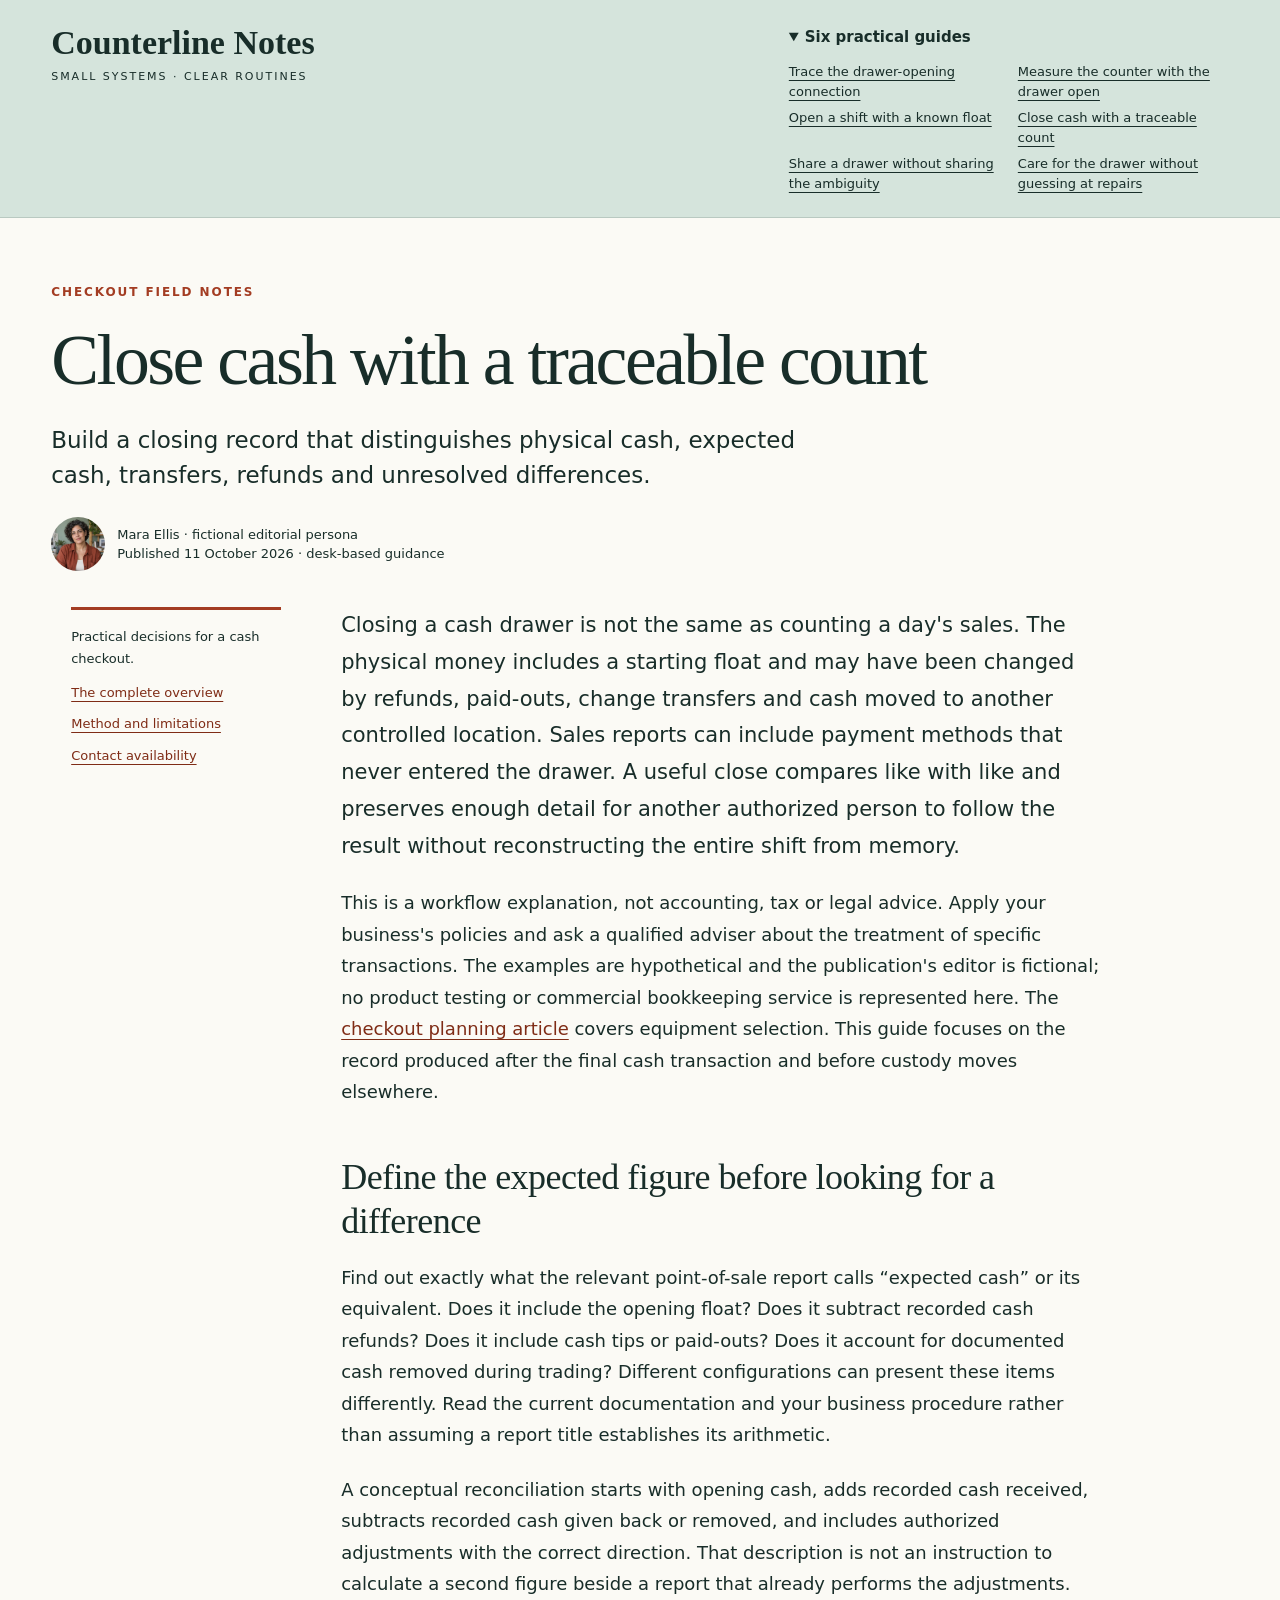
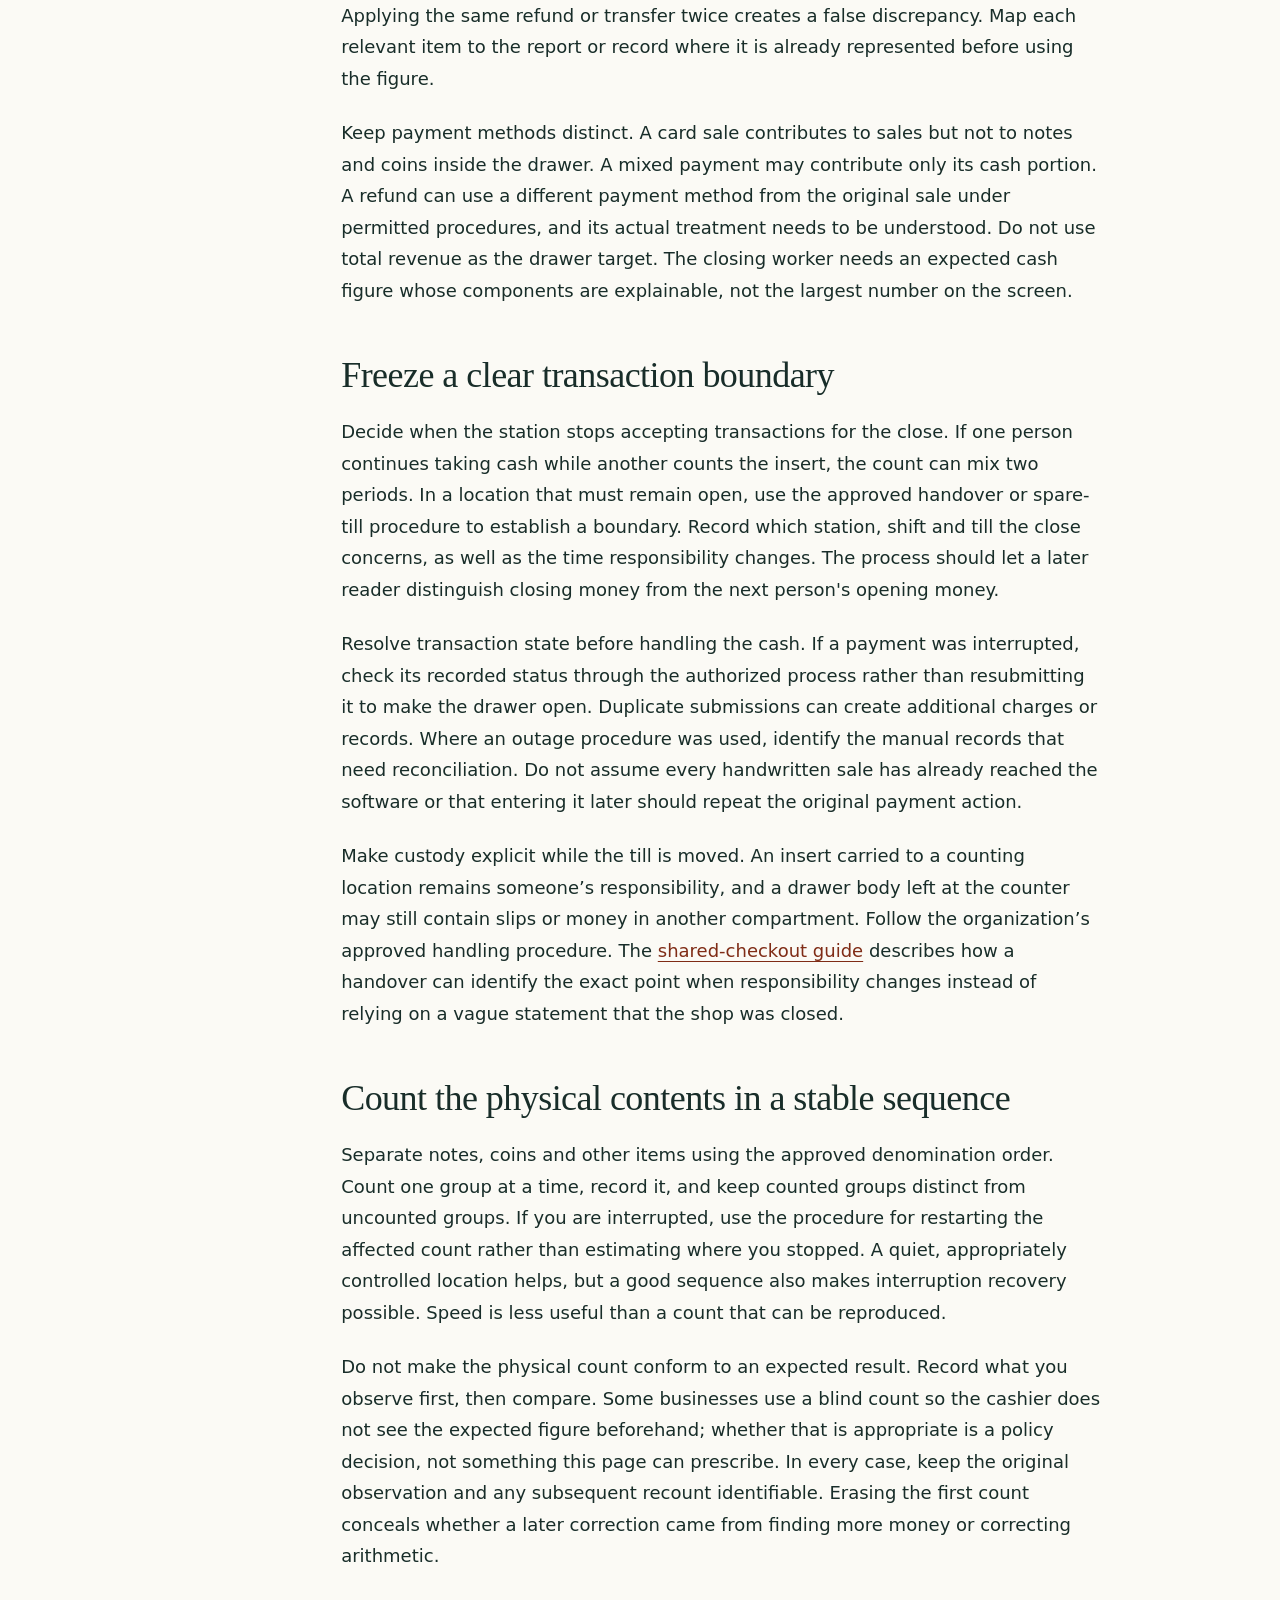
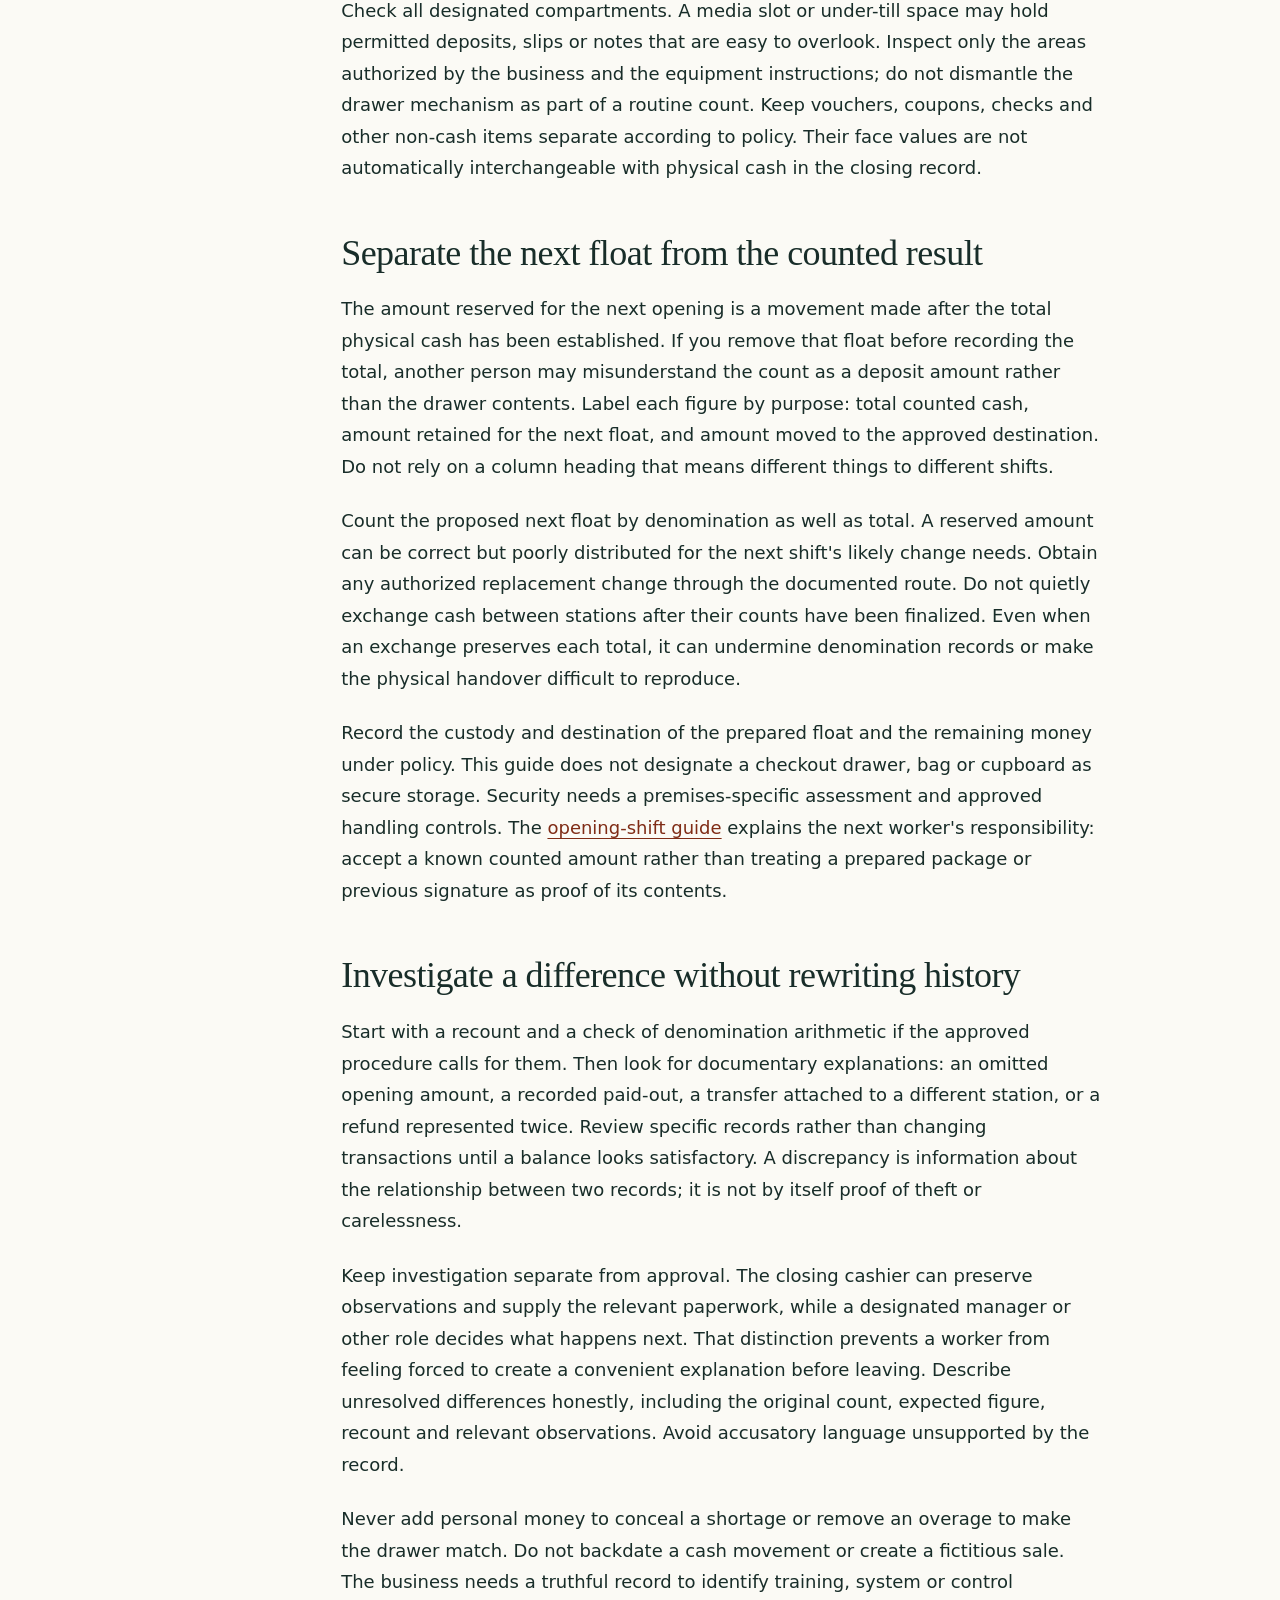
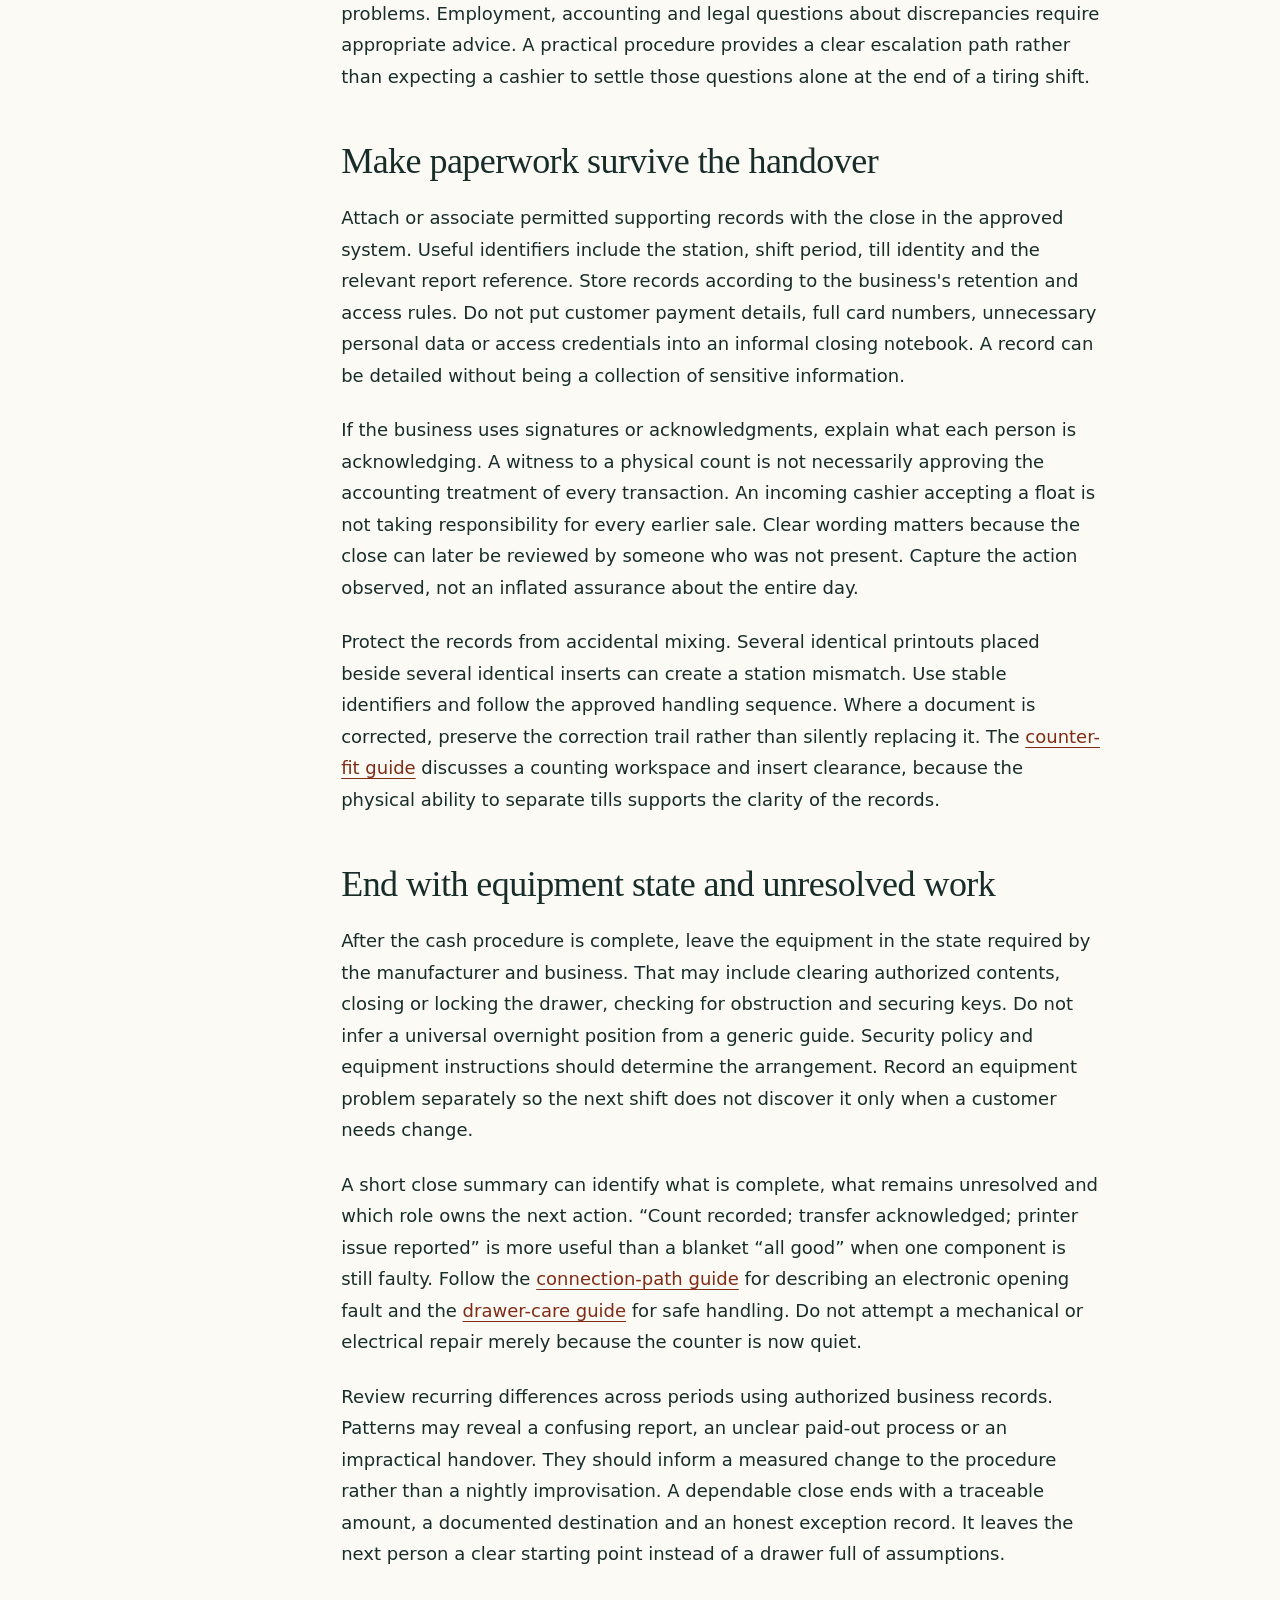
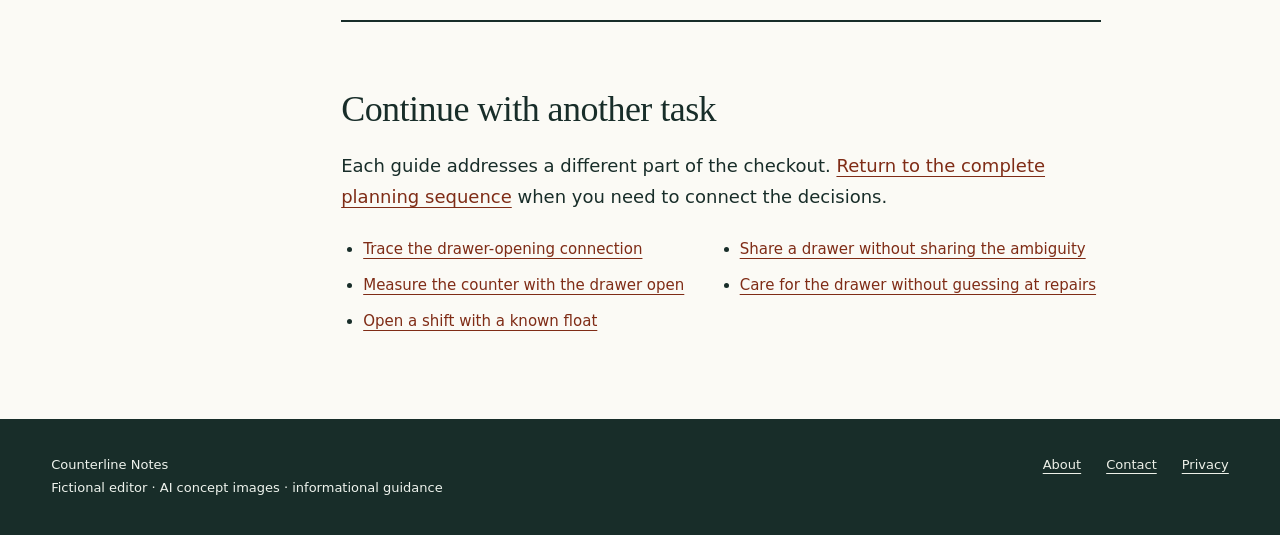
<file: docs/cash-close.html>
<!doctype html><html lang="en"><head><meta charset="utf-8"><meta name="viewport" content="width=device-width,initial-scale=1"><meta name="referrer" content="strict-origin-when-cross-origin"><title>Close cash with a traceable count · Counterline Notes</title><meta name="description" content="Build a closing record that distinguishes physical cash, expected cash, transfers, refunds and unresolved differences."><link rel="canonical" href="https://armaragex.github.io/counterline-cash-drawer-notes-row832/cash-close.html"><meta property="og:title" content="Close cash with a traceable count"><meta property="og:description" content="Build a closing record that distinguishes physical cash, expected cash, transfers, refunds and unresolved differences."><meta property="og:type" content="article"><meta property="og:url" content="https://armaragex.github.io/counterline-cash-drawer-notes-row832/cash-close.html"><meta property="og:image" content="https://armaragex.github.io/counterline-cash-drawer-notes-row832/assets/counter-workspace.webp"><link rel="icon" href="data:image/svg+xml,%3Csvg xmlns='http://www.w3.org/2000/svg' viewBox='0 0 64 64'%3E%3Crect width='64' height='64' rx='12' fill='%23182d29'/%3E%3Cpath d='M16 18h32v9H25v10h23v9H16z' fill='%23d5e4dc'/%3E%3C/svg%3E"><link rel="stylesheet" href="assets/site.css"><script src="assets/site.js" defer></script><script type="application/ld+json">{"@context": "https://schema.org", "@type": "Article", "headline": "Close cash with a traceable count", "description": "Build a closing record that distinguishes physical cash, expected cash, transfers, refunds and unresolved differences.", "url": "https://armaragex.github.io/counterline-cash-drawer-notes-row832/cash-close.html", "datePublished": "2026-10-11", "dateModified": "2026-10-11", "inLanguage": "en", "author": {"@type": "Person", "name": "Mara Ellis", "description": "Fictional editorial persona; no hands-on testing claimed."}, "publisher": {"@type": "Organization", "name": "Counterline Notes"}, "mainEntityOfPage": "https://armaragex.github.io/counterline-cash-drawer-notes-row832/cash-close.html"}</script></head><body><a class="skip" href="#main">Skip to article</a><header class="masthead"><a class="brand" href="index.html">Counterline Notes<small>Small systems · clear routines</small></a><div class="site-nav"><details open><summary>Six practical guides</summary><nav class="guide-links" aria-label="Practical guides"><a href="connection-paths.html">Trace the drawer-opening connection</a><a href="counter-fit.html">Measure the counter with the drawer open</a><a href="opening-shift.html">Open a shift with a known float</a><a href="cash-close.html">Close cash with a traceable count</a><a href="shared-checkout.html">Share a drawer without sharing the ambiguity</a><a href="drawer-care.html">Care for the drawer without guessing at repairs</a></nav></details></div></header><main id="main"><div class="page-head"><span class="kicker">Checkout field notes</span><h1>Close cash with a traceable count</h1><p class="deck">Build a closing record that distinguishes physical cash, expected cash, transfers, refunds and unresolved differences.</p><div class="byline"><img src="assets/mara-ellis-fictional.webp" width="1254" height="1254" alt="AI-generated portrait of Mara Ellis, the fictional editor, with short curly dark hair and a rust-colored shirt." loading="lazy"><span>Mara Ellis · fictional editorial persona<br>Published <time datetime="2026-10-11">11 October 2026</time> · desk-based guidance</span></div></div><div class="reading-grid"><aside class="rail" aria-label="Reading context"><p>Practical decisions for a cash checkout.</p><a href="index.html">The complete overview</a><a href="about.html">Method and limitations</a><a href="contact.html">Contact availability</a></aside><article class="article-body"><p>Closing a cash drawer is not the same as counting a day's sales. The physical money includes a starting float and may have been changed by refunds, paid-outs, change transfers and cash moved to another controlled location. Sales reports can include payment methods that never entered the drawer. A useful close compares like with like and preserves enough detail for another authorized person to follow the result without reconstructing the entire shift from memory.</p>
<p>This is a workflow explanation, not accounting, tax or legal advice. Apply your business's policies and ask a qualified adviser about the treatment of specific transactions. The examples are hypothetical and the publication's editor is fictional; no product testing or commercial bookkeeping service is represented here. The <a href="index.html">checkout planning article</a> covers equipment selection. This guide focuses on the record produced after the final cash transaction and before custody moves elsewhere.</p>
<h2>Define the expected figure before looking for a difference</h2>
<p>Find out exactly what the relevant point-of-sale report calls “expected cash” or its equivalent. Does it include the opening float? Does it subtract recorded cash refunds? Does it include cash tips or paid-outs? Does it account for documented cash removed during trading? Different configurations can present these items differently. Read the current documentation and your business procedure rather than assuming a report title establishes its arithmetic.</p>
<p>A conceptual reconciliation starts with opening cash, adds recorded cash received, subtracts recorded cash given back or removed, and includes authorized adjustments with the correct direction. That description is not an instruction to calculate a second figure beside a report that already performs the adjustments. Applying the same refund or transfer twice creates a false discrepancy. Map each relevant item to the report or record where it is already represented before using the figure.</p>
<p>Keep payment methods distinct. A card sale contributes to sales but not to notes and coins inside the drawer. A mixed payment may contribute only its cash portion. A refund can use a different payment method from the original sale under permitted procedures, and its actual treatment needs to be understood. Do not use total revenue as the drawer target. The closing worker needs an expected cash figure whose components are explainable, not the largest number on the screen.</p>
<h2>Freeze a clear transaction boundary</h2>
<p>Decide when the station stops accepting transactions for the close. If one person continues taking cash while another counts the insert, the count can mix two periods. In a location that must remain open, use the approved handover or spare-till procedure to establish a boundary. Record which station, shift and till the close concerns, as well as the time responsibility changes. The process should let a later reader distinguish closing money from the next person's opening money.</p>
<p>Resolve transaction state before handling the cash. If a payment was interrupted, check its recorded status through the authorized process rather than resubmitting it to make the drawer open. Duplicate submissions can create additional charges or records. Where an outage procedure was used, identify the manual records that need reconciliation. Do not assume every handwritten sale has already reached the software or that entering it later should repeat the original payment action.</p>
<p>Make custody explicit while the till is moved. An insert carried to a counting location remains someone’s responsibility, and a drawer body left at the counter may still contain slips or money in another compartment. Follow the organization’s approved handling procedure. The <a href="shared-checkout.html">shared-checkout guide</a> describes how a handover can identify the exact point when responsibility changes instead of relying on a vague statement that the shop was closed.</p>
<h2>Count the physical contents in a stable sequence</h2>
<p>Separate notes, coins and other items using the approved denomination order. Count one group at a time, record it, and keep counted groups distinct from uncounted groups. If you are interrupted, use the procedure for restarting the affected count rather than estimating where you stopped. A quiet, appropriately controlled location helps, but a good sequence also makes interruption recovery possible. Speed is less useful than a count that can be reproduced.</p>
<p>Do not make the physical count conform to an expected result. Record what you observe first, then compare. Some businesses use a blind count so the cashier does not see the expected figure beforehand; whether that is appropriate is a policy decision, not something this page can prescribe. In every case, keep the original observation and any subsequent recount identifiable. Erasing the first count conceals whether a later correction came from finding more money or correcting arithmetic.</p>
<p>Check all designated compartments. A media slot or under-till space may hold permitted deposits, slips or notes that are easy to overlook. Inspect only the areas authorized by the business and the equipment instructions; do not dismantle the drawer mechanism as part of a routine count. Keep vouchers, coupons, checks and other non-cash items separate according to policy. Their face values are not automatically interchangeable with physical cash in the closing record.</p>
<h2>Separate the next float from the counted result</h2>
<p>The amount reserved for the next opening is a movement made after the total physical cash has been established. If you remove that float before recording the total, another person may misunderstand the count as a deposit amount rather than the drawer contents. Label each figure by purpose: total counted cash, amount retained for the next float, and amount moved to the approved destination. Do not rely on a column heading that means different things to different shifts.</p>
<p>Count the proposed next float by denomination as well as total. A reserved amount can be correct but poorly distributed for the next shift's likely change needs. Obtain any authorized replacement change through the documented route. Do not quietly exchange cash between stations after their counts have been finalized. Even when an exchange preserves each total, it can undermine denomination records or make the physical handover difficult to reproduce.</p>
<p>Record the custody and destination of the prepared float and the remaining money under policy. This guide does not designate a checkout drawer, bag or cupboard as secure storage. Security needs a premises-specific assessment and approved handling controls. The <a href="opening-shift.html">opening-shift guide</a> explains the next worker's responsibility: accept a known counted amount rather than treating a prepared package or previous signature as proof of its contents.</p>
<h2>Investigate a difference without rewriting history</h2>
<p>Start with a recount and a check of denomination arithmetic if the approved procedure calls for them. Then look for documentary explanations: an omitted opening amount, a recorded paid-out, a transfer attached to a different station, or a refund represented twice. Review specific records rather than changing transactions until a balance looks satisfactory. A discrepancy is information about the relationship between two records; it is not by itself proof of theft or carelessness.</p>
<p>Keep investigation separate from approval. The closing cashier can preserve observations and supply the relevant paperwork, while a designated manager or other role decides what happens next. That distinction prevents a worker from feeling forced to create a convenient explanation before leaving. Describe unresolved differences honestly, including the original count, expected figure, recount and relevant observations. Avoid accusatory language unsupported by the record.</p>
<p>Never add personal money to conceal a shortage or remove an overage to make the drawer match. Do not backdate a cash movement or create a fictitious sale. The business needs a truthful record to identify training, system or control problems. Employment, accounting and legal questions about discrepancies require appropriate advice. A practical procedure provides a clear escalation path rather than expecting a cashier to settle those questions alone at the end of a tiring shift.</p>
<h2>Make paperwork survive the handover</h2>
<p>Attach or associate permitted supporting records with the close in the approved system. Useful identifiers include the station, shift period, till identity and the relevant report reference. Store records according to the business's retention and access rules. Do not put customer payment details, full card numbers, unnecessary personal data or access credentials into an informal closing notebook. A record can be detailed without being a collection of sensitive information.</p>
<p>If the business uses signatures or acknowledgments, explain what each person is acknowledging. A witness to a physical count is not necessarily approving the accounting treatment of every transaction. An incoming cashier accepting a float is not taking responsibility for every earlier sale. Clear wording matters because the close can later be reviewed by someone who was not present. Capture the action observed, not an inflated assurance about the entire day.</p>
<p>Protect the records from accidental mixing. Several identical printouts placed beside several identical inserts can create a station mismatch. Use stable identifiers and follow the approved handling sequence. Where a document is corrected, preserve the correction trail rather than silently replacing it. The <a href="counter-fit.html">counter-fit guide</a> discusses a counting workspace and insert clearance, because the physical ability to separate tills supports the clarity of the records.</p>
<h2>End with equipment state and unresolved work</h2>
<p>After the cash procedure is complete, leave the equipment in the state required by the manufacturer and business. That may include clearing authorized contents, closing or locking the drawer, checking for obstruction and securing keys. Do not infer a universal overnight position from a generic guide. Security policy and equipment instructions should determine the arrangement. Record an equipment problem separately so the next shift does not discover it only when a customer needs change.</p>
<p>A short close summary can identify what is complete, what remains unresolved and which role owns the next action. “Count recorded; transfer acknowledged; printer issue reported” is more useful than a blanket “all good” when one component is still faulty. Follow the <a href="connection-paths.html">connection-path guide</a> for describing an electronic opening fault and the <a href="drawer-care.html">drawer-care guide</a> for safe handling. Do not attempt a mechanical or electrical repair merely because the counter is now quiet.</p>
<p>Review recurring differences across periods using authorized business records. Patterns may reveal a confusing report, an unclear paid-out process or an impractical handover. They should inform a measured change to the procedure rather than a nightly improvisation. A dependable close ends with a traceable amount, a documented destination and an honest exception record. It leaves the next person a clear starting point instead of a drawer full of assumptions.</p><section class="next-guides"><h2>Continue with another task</h2><p>Each guide addresses a different part of the checkout. <a href="index.html">Return to the complete planning sequence</a> when you need to connect the decisions.</p><ul><li><a href="connection-paths.html">Trace the drawer-opening connection</a></li><li><a href="counter-fit.html">Measure the counter with the drawer open</a></li><li><a href="opening-shift.html">Open a shift with a known float</a></li><li><a href="shared-checkout.html">Share a drawer without sharing the ambiguity</a></li><li><a href="drawer-care.html">Care for the drawer without guessing at repairs</a></li></ul></section></article></div></main><footer class="site-footer"><div>Counterline Notes<br>Fictional editor · AI concept images · informational guidance</div><nav aria-label="Publication information"><a href="about.html">About</a><a href="contact.html">Contact</a><a href="privacy.html">Privacy</a></nav></footer></body></html>
</file>
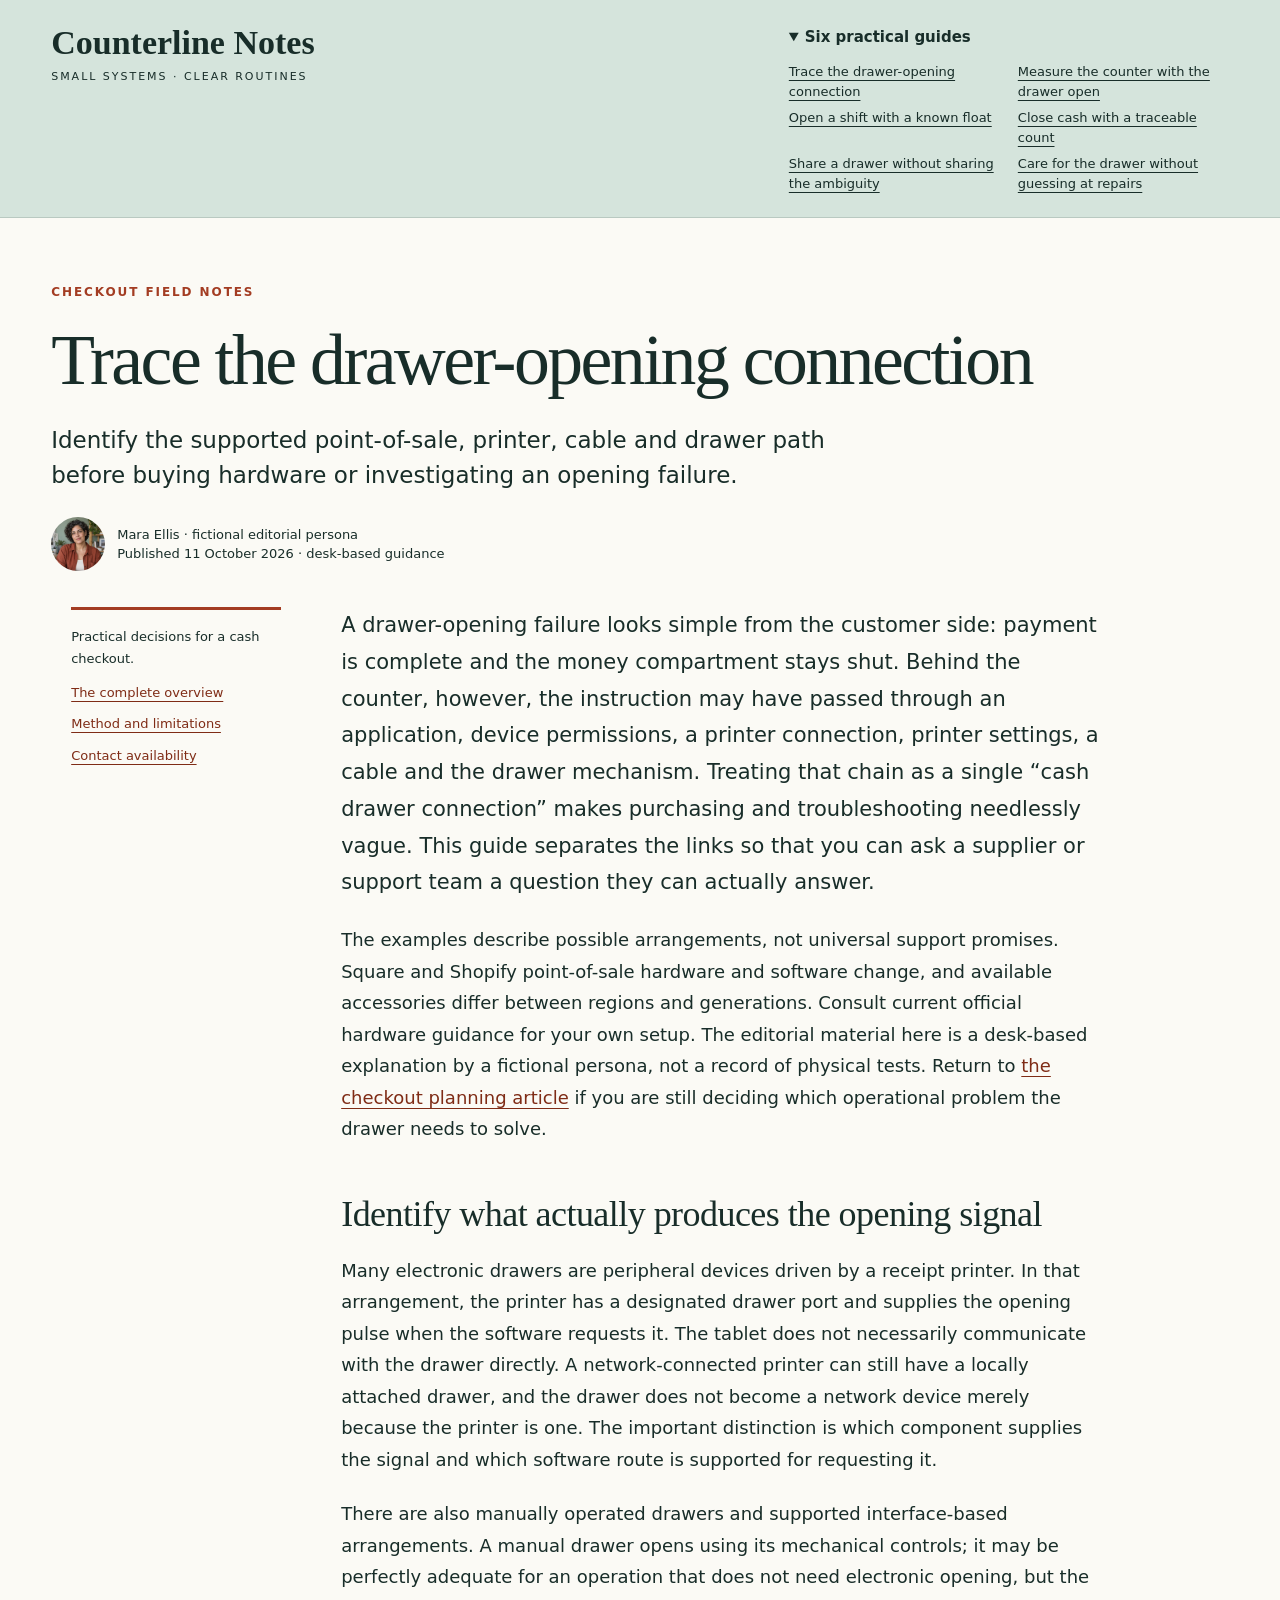
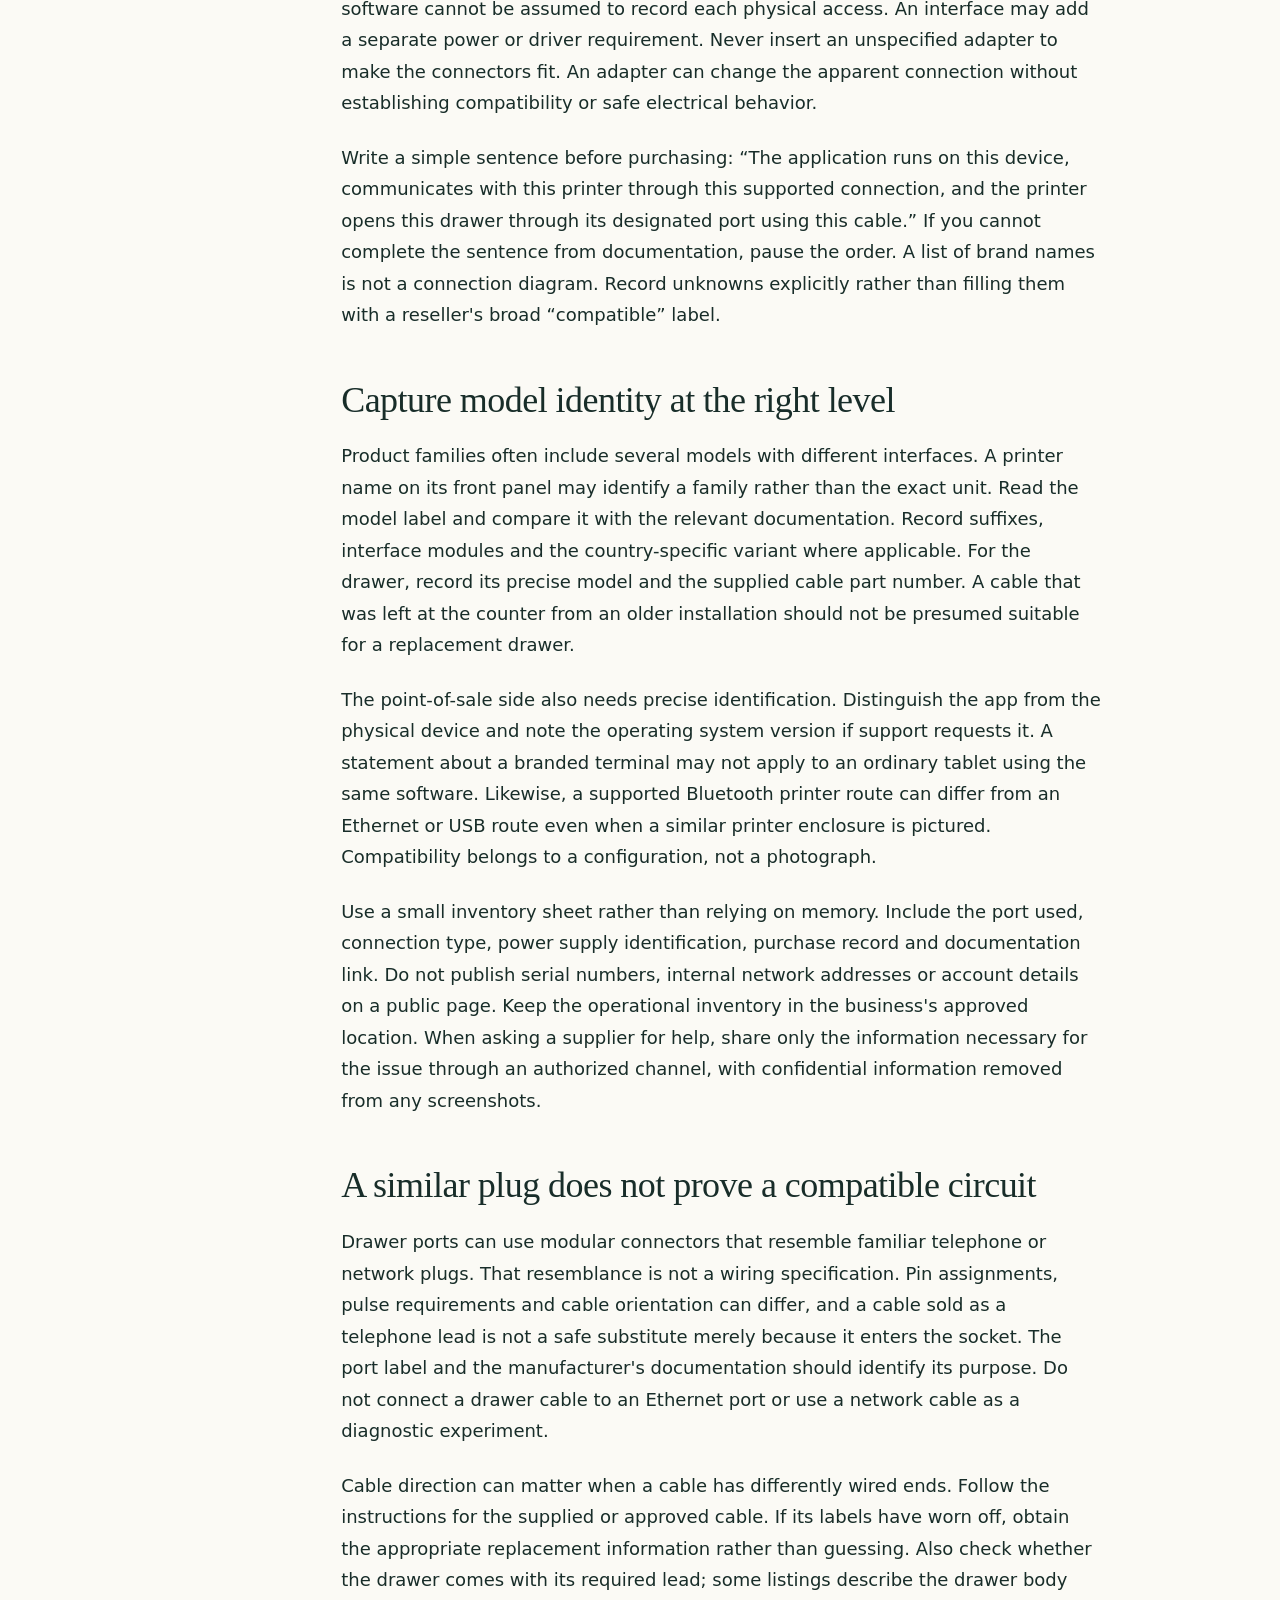
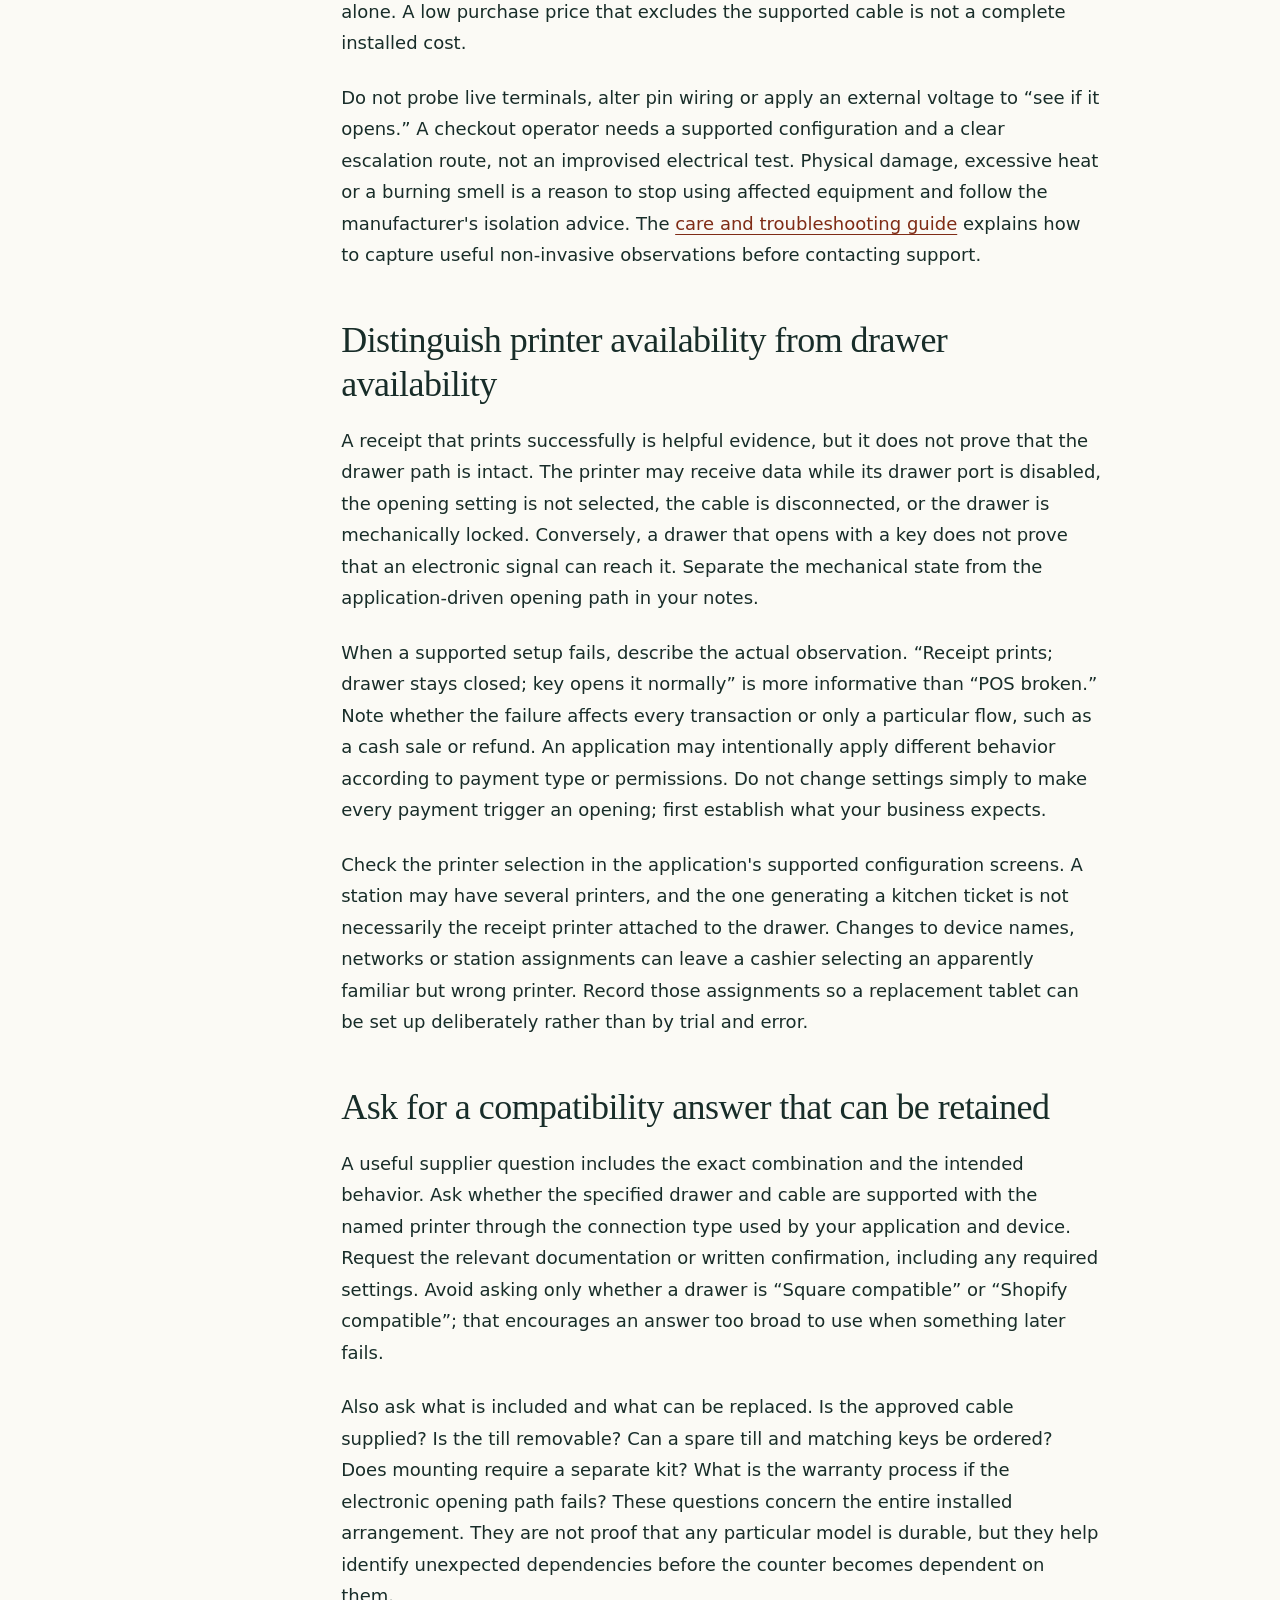
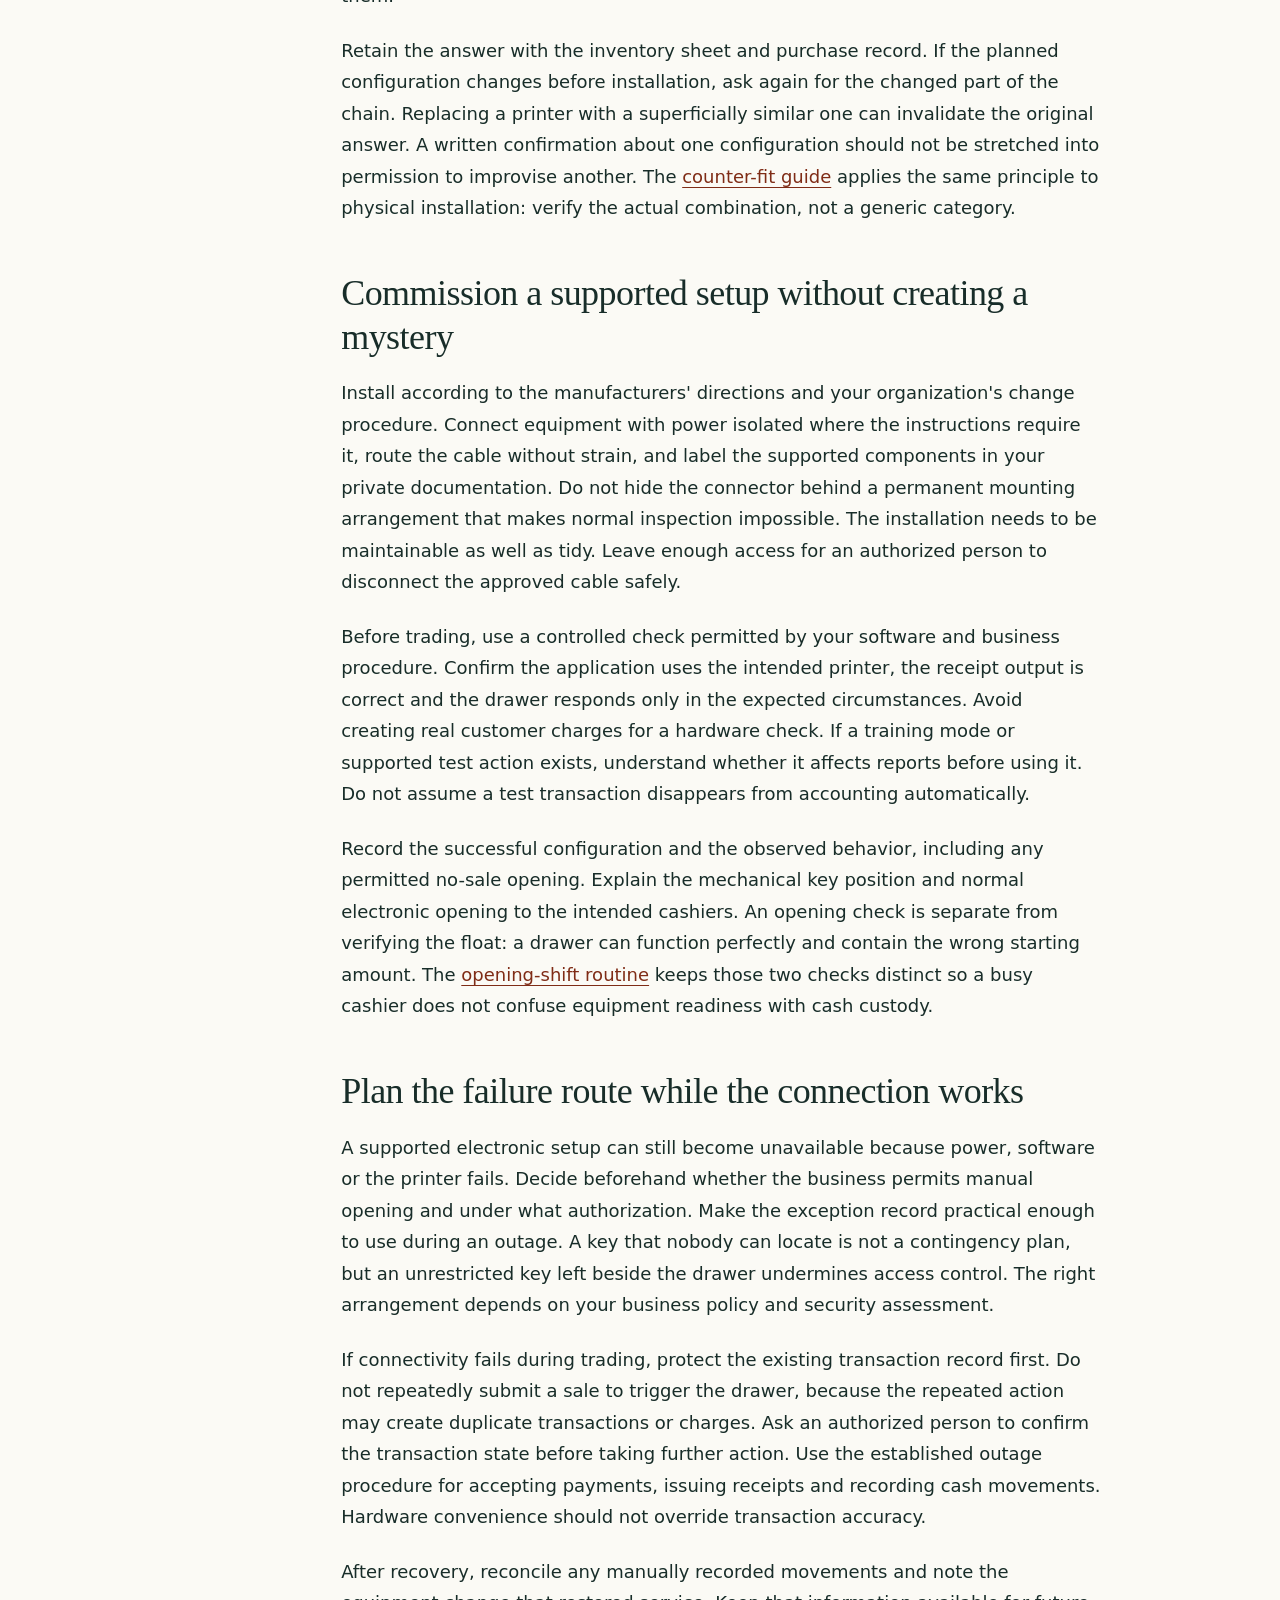
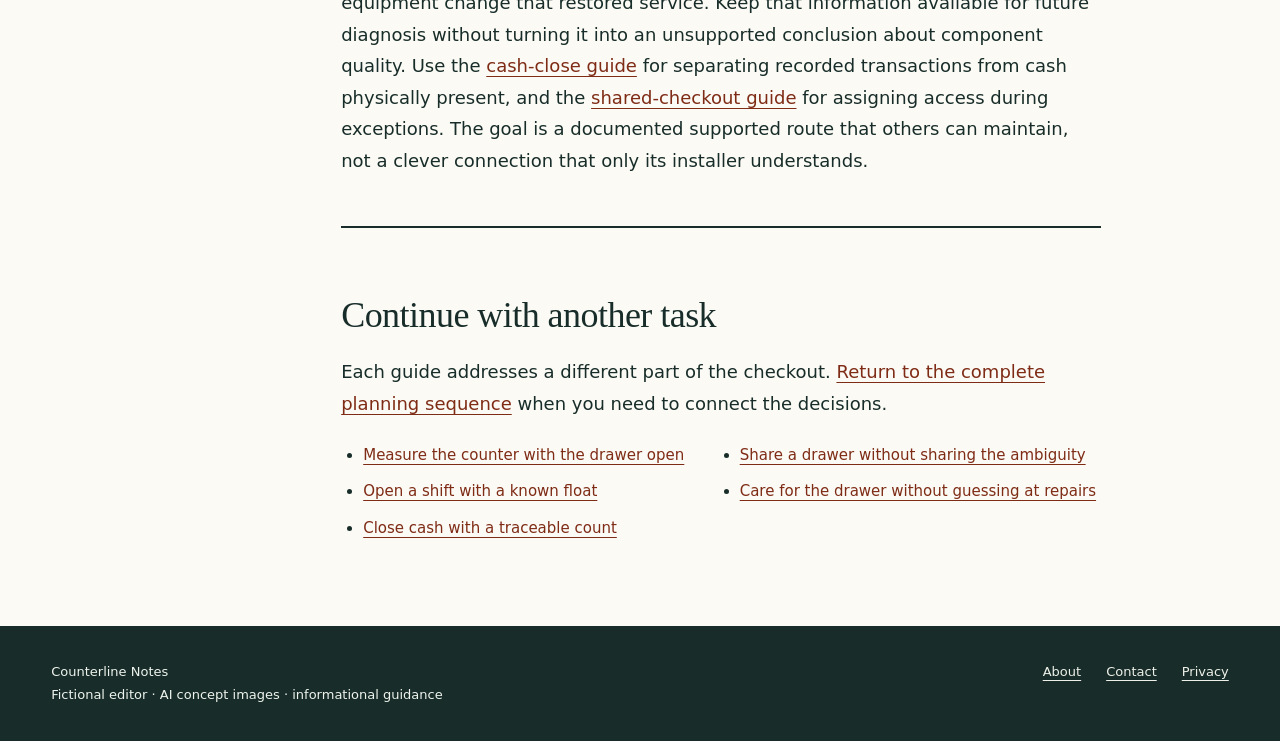
<file: docs/connection-paths.html>
<!doctype html><html lang="en"><head><meta charset="utf-8"><meta name="viewport" content="width=device-width,initial-scale=1"><meta name="referrer" content="strict-origin-when-cross-origin"><title>Trace the drawer-opening connection · Counterline Notes</title><meta name="description" content="Identify the supported point-of-sale, printer, cable and drawer path before buying hardware or investigating an opening failure."><link rel="canonical" href="https://armaragex.github.io/counterline-cash-drawer-notes-row832/connection-paths.html"><meta property="og:title" content="Trace the drawer-opening connection"><meta property="og:description" content="Identify the supported point-of-sale, printer, cable and drawer path before buying hardware or investigating an opening failure."><meta property="og:type" content="article"><meta property="og:url" content="https://armaragex.github.io/counterline-cash-drawer-notes-row832/connection-paths.html"><meta property="og:image" content="https://armaragex.github.io/counterline-cash-drawer-notes-row832/assets/counter-workspace.webp"><link rel="icon" href="data:image/svg+xml,%3Csvg xmlns='http://www.w3.org/2000/svg' viewBox='0 0 64 64'%3E%3Crect width='64' height='64' rx='12' fill='%23182d29'/%3E%3Cpath d='M16 18h32v9H25v10h23v9H16z' fill='%23d5e4dc'/%3E%3C/svg%3E"><link rel="stylesheet" href="assets/site.css"><script src="assets/site.js" defer></script><script type="application/ld+json">{"@context": "https://schema.org", "@type": "Article", "headline": "Trace the drawer-opening connection", "description": "Identify the supported point-of-sale, printer, cable and drawer path before buying hardware or investigating an opening failure.", "url": "https://armaragex.github.io/counterline-cash-drawer-notes-row832/connection-paths.html", "datePublished": "2026-10-11", "dateModified": "2026-10-11", "inLanguage": "en", "author": {"@type": "Person", "name": "Mara Ellis", "description": "Fictional editorial persona; no hands-on testing claimed."}, "publisher": {"@type": "Organization", "name": "Counterline Notes"}, "mainEntityOfPage": "https://armaragex.github.io/counterline-cash-drawer-notes-row832/connection-paths.html"}</script></head><body><a class="skip" href="#main">Skip to article</a><header class="masthead"><a class="brand" href="index.html">Counterline Notes<small>Small systems · clear routines</small></a><div class="site-nav"><details open><summary>Six practical guides</summary><nav class="guide-links" aria-label="Practical guides"><a href="connection-paths.html">Trace the drawer-opening connection</a><a href="counter-fit.html">Measure the counter with the drawer open</a><a href="opening-shift.html">Open a shift with a known float</a><a href="cash-close.html">Close cash with a traceable count</a><a href="shared-checkout.html">Share a drawer without sharing the ambiguity</a><a href="drawer-care.html">Care for the drawer without guessing at repairs</a></nav></details></div></header><main id="main"><div class="page-head"><span class="kicker">Checkout field notes</span><h1>Trace the drawer-opening connection</h1><p class="deck">Identify the supported point-of-sale, printer, cable and drawer path before buying hardware or investigating an opening failure.</p><div class="byline"><img src="assets/mara-ellis-fictional.webp" width="1254" height="1254" alt="AI-generated portrait of Mara Ellis, the fictional editor, with short curly dark hair and a rust-colored shirt." loading="lazy"><span>Mara Ellis · fictional editorial persona<br>Published <time datetime="2026-10-11">11 October 2026</time> · desk-based guidance</span></div></div><div class="reading-grid"><aside class="rail" aria-label="Reading context"><p>Practical decisions for a cash checkout.</p><a href="index.html">The complete overview</a><a href="about.html">Method and limitations</a><a href="contact.html">Contact availability</a></aside><article class="article-body"><p>A drawer-opening failure looks simple from the customer side: payment is complete and the money compartment stays shut. Behind the counter, however, the instruction may have passed through an application, device permissions, a printer connection, printer settings, a cable and the drawer mechanism. Treating that chain as a single “cash drawer connection” makes purchasing and troubleshooting needlessly vague. This guide separates the links so that you can ask a supplier or support team a question they can actually answer.</p>
<p>The examples describe possible arrangements, not universal support promises. Square and Shopify point-of-sale hardware and software change, and available accessories differ between regions and generations. Consult current official hardware guidance for your own setup. The editorial material here is a desk-based explanation by a fictional persona, not a record of physical tests. Return to <a href="index.html">the checkout planning article</a> if you are still deciding which operational problem the drawer needs to solve.</p>
<h2>Identify what actually produces the opening signal</h2>
<p>Many electronic drawers are peripheral devices driven by a receipt printer. In that arrangement, the printer has a designated drawer port and supplies the opening pulse when the software requests it. The tablet does not necessarily communicate with the drawer directly. A network-connected printer can still have a locally attached drawer, and the drawer does not become a network device merely because the printer is one. The important distinction is which component supplies the signal and which software route is supported for requesting it.</p>
<p>There are also manually operated drawers and supported interface-based arrangements. A manual drawer opens using its mechanical controls; it may be perfectly adequate for an operation that does not need electronic opening, but the software cannot be assumed to record each physical access. An interface may add a separate power or driver requirement. Never insert an unspecified adapter to make the connectors fit. An adapter can change the apparent connection without establishing compatibility or safe electrical behavior.</p>
<p>Write a simple sentence before purchasing: “The application runs on this device, communicates with this printer through this supported connection, and the printer opens this drawer through its designated port using this cable.” If you cannot complete the sentence from documentation, pause the order. A list of brand names is not a connection diagram. Record unknowns explicitly rather than filling them with a reseller's broad “compatible” label.</p>
<h2>Capture model identity at the right level</h2>
<p>Product families often include several models with different interfaces. A printer name on its front panel may identify a family rather than the exact unit. Read the model label and compare it with the relevant documentation. Record suffixes, interface modules and the country-specific variant where applicable. For the drawer, record its precise model and the supplied cable part number. A cable that was left at the counter from an older installation should not be presumed suitable for a replacement drawer.</p>
<p>The point-of-sale side also needs precise identification. Distinguish the app from the physical device and note the operating system version if support requests it. A statement about a branded terminal may not apply to an ordinary tablet using the same software. Likewise, a supported Bluetooth printer route can differ from an Ethernet or USB route even when a similar printer enclosure is pictured. Compatibility belongs to a configuration, not a photograph.</p>
<p>Use a small inventory sheet rather than relying on memory. Include the port used, connection type, power supply identification, purchase record and documentation link. Do not publish serial numbers, internal network addresses or account details on a public page. Keep the operational inventory in the business's approved location. When asking a supplier for help, share only the information necessary for the issue through an authorized channel, with confidential information removed from any screenshots.</p>
<h2>A similar plug does not prove a compatible circuit</h2>
<p>Drawer ports can use modular connectors that resemble familiar telephone or network plugs. That resemblance is not a wiring specification. Pin assignments, pulse requirements and cable orientation can differ, and a cable sold as a telephone lead is not a safe substitute merely because it enters the socket. The port label and the manufacturer's documentation should identify its purpose. Do not connect a drawer cable to an Ethernet port or use a network cable as a diagnostic experiment.</p>
<p>Cable direction can matter when a cable has differently wired ends. Follow the instructions for the supplied or approved cable. If its labels have worn off, obtain the appropriate replacement information rather than guessing. Also check whether the drawer comes with its required lead; some listings describe the drawer body alone. A low purchase price that excludes the supported cable is not a complete installed cost.</p>
<p>Do not probe live terminals, alter pin wiring or apply an external voltage to “see if it opens.” A checkout operator needs a supported configuration and a clear escalation route, not an improvised electrical test. Physical damage, excessive heat or a burning smell is a reason to stop using affected equipment and follow the manufacturer's isolation advice. The <a href="drawer-care.html">care and troubleshooting guide</a> explains how to capture useful non-invasive observations before contacting support.</p>
<h2>Distinguish printer availability from drawer availability</h2>
<p>A receipt that prints successfully is helpful evidence, but it does not prove that the drawer path is intact. The printer may receive data while its drawer port is disabled, the opening setting is not selected, the cable is disconnected, or the drawer is mechanically locked. Conversely, a drawer that opens with a key does not prove that an electronic signal can reach it. Separate the mechanical state from the application-driven opening path in your notes.</p>
<p>When a supported setup fails, describe the actual observation. “Receipt prints; drawer stays closed; key opens it normally” is more informative than “POS broken.” Note whether the failure affects every transaction or only a particular flow, such as a cash sale or refund. An application may intentionally apply different behavior according to payment type or permissions. Do not change settings simply to make every payment trigger an opening; first establish what your business expects.</p>
<p>Check the printer selection in the application's supported configuration screens. A station may have several printers, and the one generating a kitchen ticket is not necessarily the receipt printer attached to the drawer. Changes to device names, networks or station assignments can leave a cashier selecting an apparently familiar but wrong printer. Record those assignments so a replacement tablet can be set up deliberately rather than by trial and error.</p>
<h2>Ask for a compatibility answer that can be retained</h2>
<p>A useful supplier question includes the exact combination and the intended behavior. Ask whether the specified drawer and cable are supported with the named printer through the connection type used by your application and device. Request the relevant documentation or written confirmation, including any required settings. Avoid asking only whether a drawer is “Square compatible” or “Shopify compatible”; that encourages an answer too broad to use when something later fails.</p>
<p>Also ask what is included and what can be replaced. Is the approved cable supplied? Is the till removable? Can a spare till and matching keys be ordered? Does mounting require a separate kit? What is the warranty process if the electronic opening path fails? These questions concern the entire installed arrangement. They are not proof that any particular model is durable, but they help identify unexpected dependencies before the counter becomes dependent on them.</p>
<p>Retain the answer with the inventory sheet and purchase record. If the planned configuration changes before installation, ask again for the changed part of the chain. Replacing a printer with a superficially similar one can invalidate the original answer. A written confirmation about one configuration should not be stretched into permission to improvise another. The <a href="counter-fit.html">counter-fit guide</a> applies the same principle to physical installation: verify the actual combination, not a generic category.</p>
<h2>Commission a supported setup without creating a mystery</h2>
<p>Install according to the manufacturers' directions and your organization's change procedure. Connect equipment with power isolated where the instructions require it, route the cable without strain, and label the supported components in your private documentation. Do not hide the connector behind a permanent mounting arrangement that makes normal inspection impossible. The installation needs to be maintainable as well as tidy. Leave enough access for an authorized person to disconnect the approved cable safely.</p>
<p>Before trading, use a controlled check permitted by your software and business procedure. Confirm the application uses the intended printer, the receipt output is correct and the drawer responds only in the expected circumstances. Avoid creating real customer charges for a hardware check. If a training mode or supported test action exists, understand whether it affects reports before using it. Do not assume a test transaction disappears from accounting automatically.</p>
<p>Record the successful configuration and the observed behavior, including any permitted no-sale opening. Explain the mechanical key position and normal electronic opening to the intended cashiers. An opening check is separate from verifying the float: a drawer can function perfectly and contain the wrong starting amount. The <a href="opening-shift.html">opening-shift routine</a> keeps those two checks distinct so a busy cashier does not confuse equipment readiness with cash custody.</p>
<h2>Plan the failure route while the connection works</h2>
<p>A supported electronic setup can still become unavailable because power, software or the printer fails. Decide beforehand whether the business permits manual opening and under what authorization. Make the exception record practical enough to use during an outage. A key that nobody can locate is not a contingency plan, but an unrestricted key left beside the drawer undermines access control. The right arrangement depends on your business policy and security assessment.</p>
<p>If connectivity fails during trading, protect the existing transaction record first. Do not repeatedly submit a sale to trigger the drawer, because the repeated action may create duplicate transactions or charges. Ask an authorized person to confirm the transaction state before taking further action. Use the established outage procedure for accepting payments, issuing receipts and recording cash movements. Hardware convenience should not override transaction accuracy.</p>
<p>After recovery, reconcile any manually recorded movements and note the equipment change that restored service. Keep that information available for future diagnosis without turning it into an unsupported conclusion about component quality. Use the <a href="cash-close.html">cash-close guide</a> for separating recorded transactions from cash physically present, and the <a href="shared-checkout.html">shared-checkout guide</a> for assigning access during exceptions. The goal is a documented supported route that others can maintain, not a clever connection that only its installer understands.</p><section class="next-guides"><h2>Continue with another task</h2><p>Each guide addresses a different part of the checkout. <a href="index.html">Return to the complete planning sequence</a> when you need to connect the decisions.</p><ul><li><a href="counter-fit.html">Measure the counter with the drawer open</a></li><li><a href="opening-shift.html">Open a shift with a known float</a></li><li><a href="cash-close.html">Close cash with a traceable count</a></li><li><a href="shared-checkout.html">Share a drawer without sharing the ambiguity</a></li><li><a href="drawer-care.html">Care for the drawer without guessing at repairs</a></li></ul></section></article></div></main><footer class="site-footer"><div>Counterline Notes<br>Fictional editor · AI concept images · informational guidance</div><nav aria-label="Publication information"><a href="about.html">About</a><a href="contact.html">Contact</a><a href="privacy.html">Privacy</a></nav></footer></body></html>
</file>
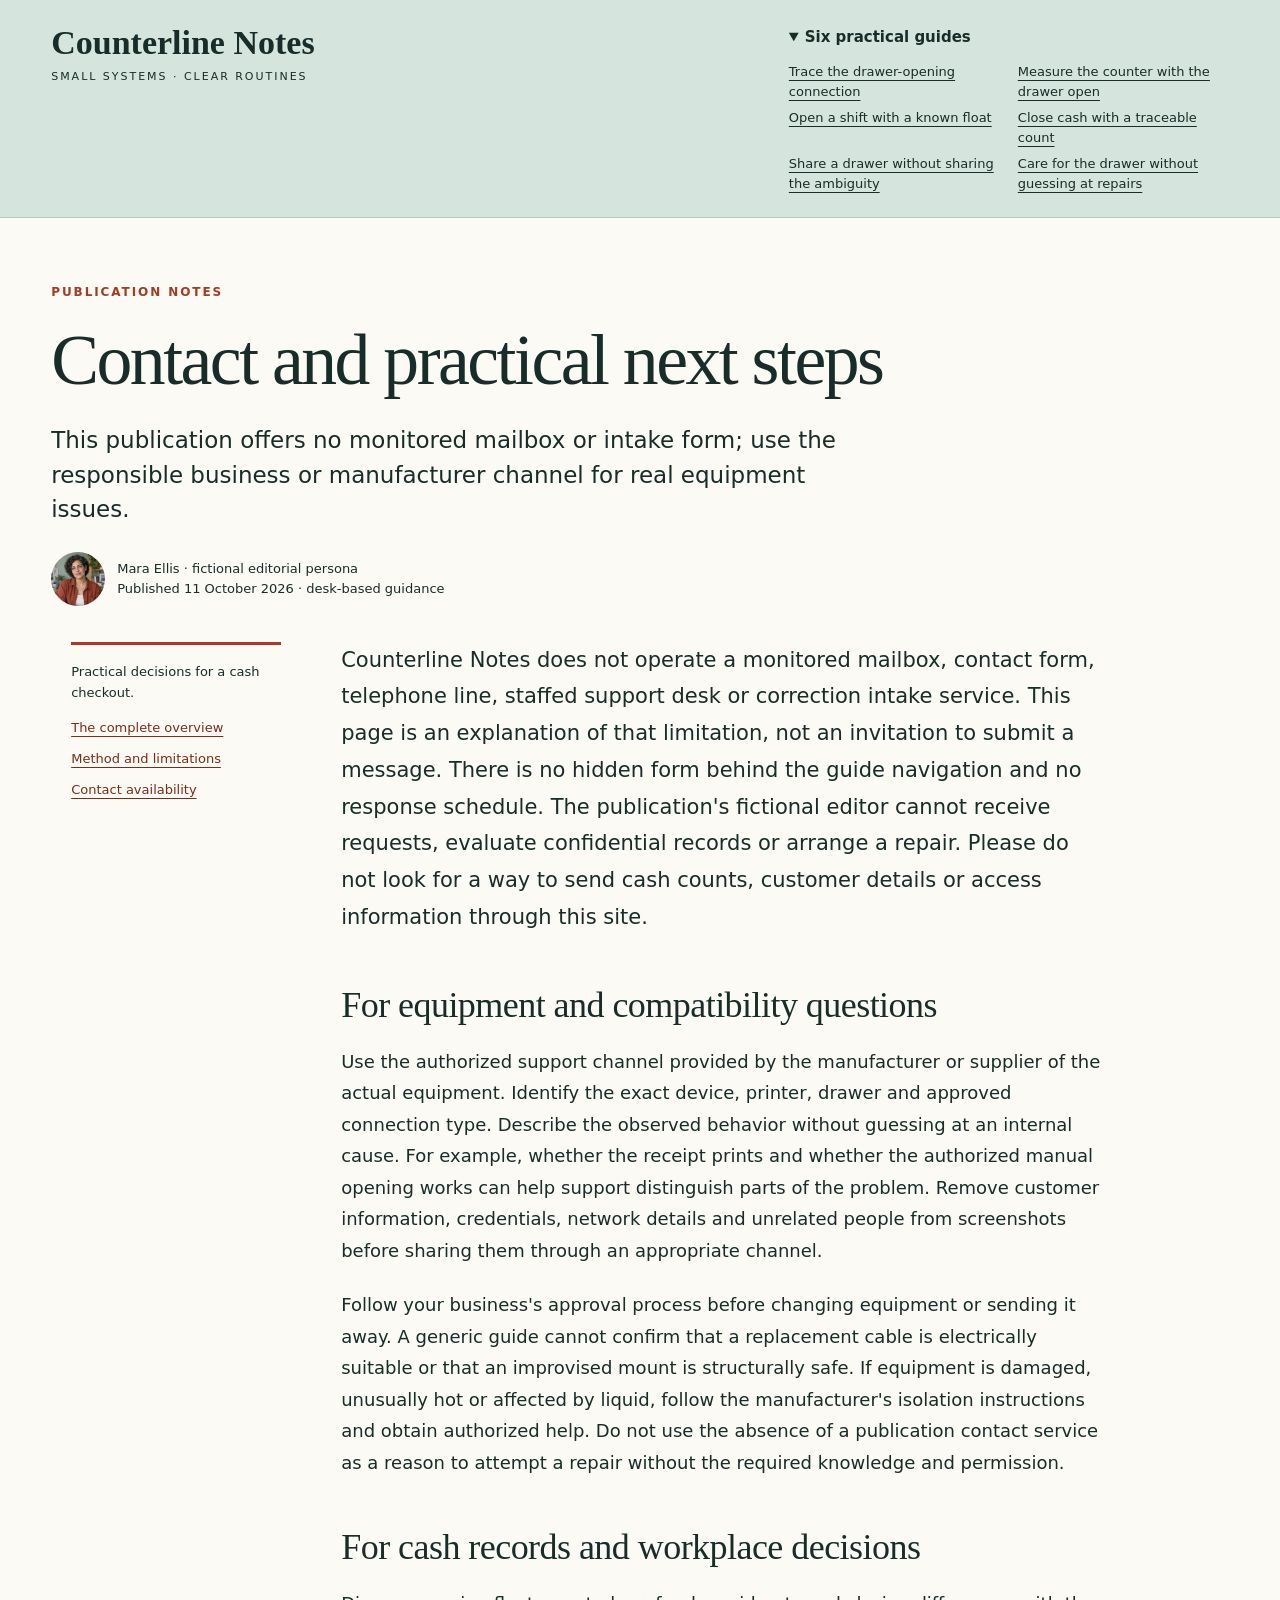
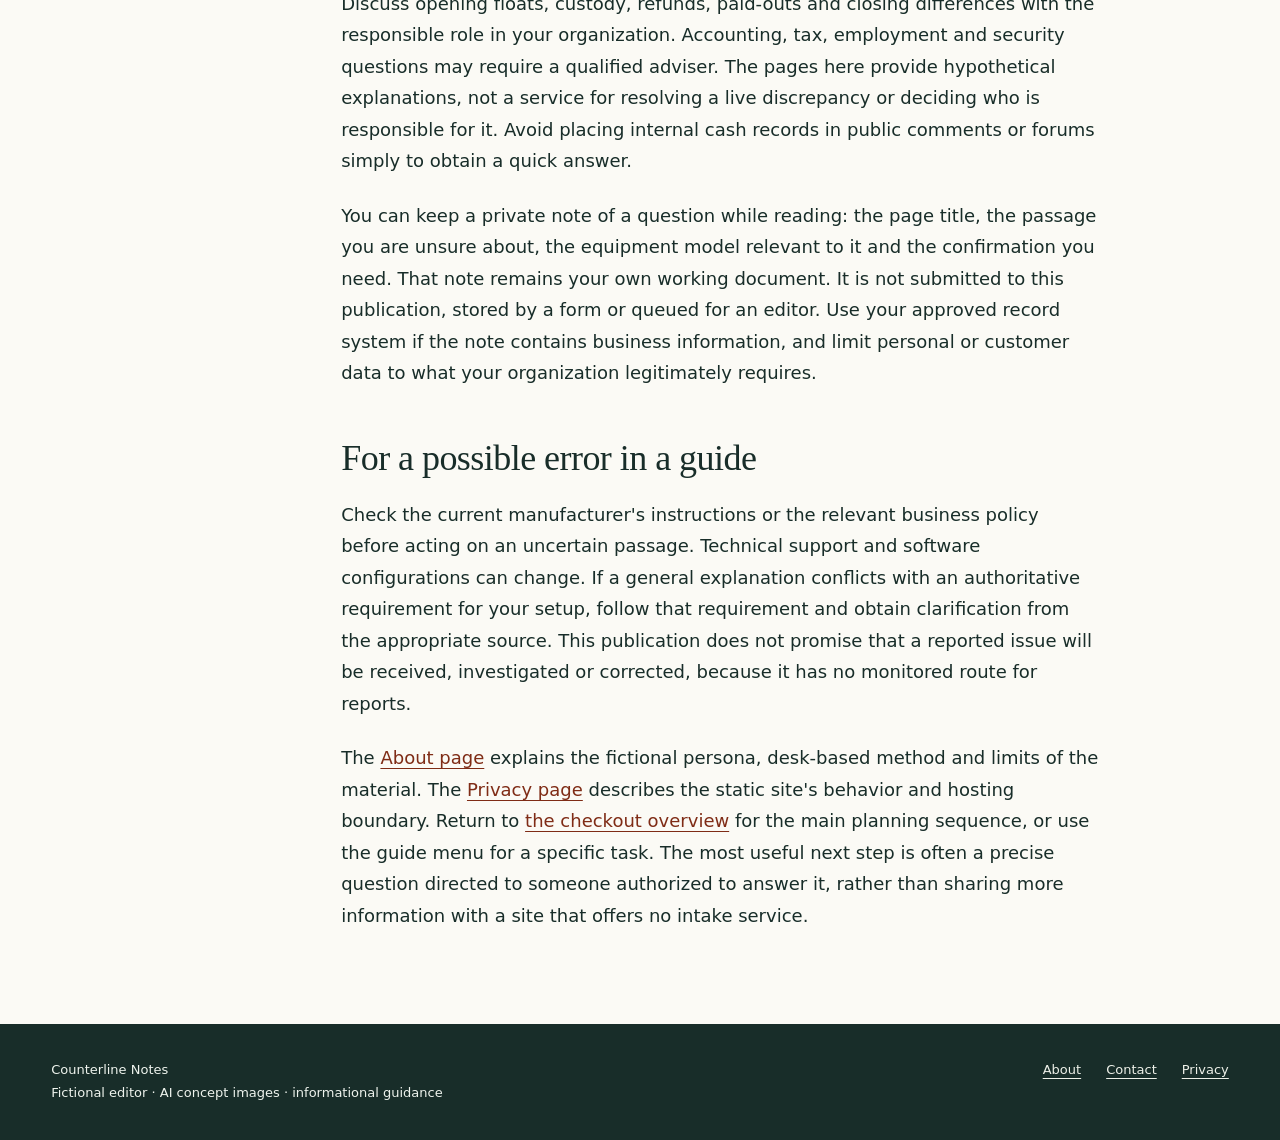
<file: docs/contact.html>
<!doctype html><html lang="en"><head><meta charset="utf-8"><meta name="viewport" content="width=device-width,initial-scale=1"><meta name="referrer" content="strict-origin-when-cross-origin"><title>Contact and practical next steps · Counterline Notes</title><meta name="description" content="This publication offers no monitored mailbox or intake form; use the responsible business or manufacturer channel for real equipment issues."><link rel="canonical" href="https://armaragex.github.io/counterline-cash-drawer-notes-row832/contact.html"><meta property="og:title" content="Contact and practical next steps"><meta property="og:description" content="This publication offers no monitored mailbox or intake form; use the responsible business or manufacturer channel for real equipment issues."><meta property="og:type" content="website"><meta property="og:url" content="https://armaragex.github.io/counterline-cash-drawer-notes-row832/contact.html"><meta property="og:image" content="https://armaragex.github.io/counterline-cash-drawer-notes-row832/assets/counter-workspace.webp"><link rel="icon" href="data:image/svg+xml,%3Csvg xmlns='http://www.w3.org/2000/svg' viewBox='0 0 64 64'%3E%3Crect width='64' height='64' rx='12' fill='%23182d29'/%3E%3Cpath d='M16 18h32v9H25v10h23v9H16z' fill='%23d5e4dc'/%3E%3C/svg%3E"><link rel="stylesheet" href="assets/site.css"><script src="assets/site.js" defer></script><script type="application/ld+json">{"@context": "https://schema.org", "@type": "WebPage", "headline": "Contact and practical next steps", "description": "This publication offers no monitored mailbox or intake form; use the responsible business or manufacturer channel for real equipment issues.", "url": "https://armaragex.github.io/counterline-cash-drawer-notes-row832/contact.html", "datePublished": "2026-10-11", "dateModified": "2026-10-11", "inLanguage": "en", "author": {"@type": "Person", "name": "Mara Ellis", "description": "Fictional editorial persona; no hands-on testing claimed."}, "publisher": {"@type": "Organization", "name": "Counterline Notes"}, "mainEntityOfPage": "https://armaragex.github.io/counterline-cash-drawer-notes-row832/contact.html"}</script></head><body><a class="skip" href="#main">Skip to article</a><header class="masthead"><a class="brand" href="index.html">Counterline Notes<small>Small systems · clear routines</small></a><div class="site-nav"><details open><summary>Six practical guides</summary><nav class="guide-links" aria-label="Practical guides"><a href="connection-paths.html">Trace the drawer-opening connection</a><a href="counter-fit.html">Measure the counter with the drawer open</a><a href="opening-shift.html">Open a shift with a known float</a><a href="cash-close.html">Close cash with a traceable count</a><a href="shared-checkout.html">Share a drawer without sharing the ambiguity</a><a href="drawer-care.html">Care for the drawer without guessing at repairs</a></nav></details></div></header><main id="main"><div class="page-head"><span class="kicker">Publication notes</span><h1>Contact and practical next steps</h1><p class="deck">This publication offers no monitored mailbox or intake form; use the responsible business or manufacturer channel for real equipment issues.</p><div class="byline"><img src="assets/mara-ellis-fictional.webp" width="1254" height="1254" alt="AI-generated portrait of Mara Ellis, the fictional editor, with short curly dark hair and a rust-colored shirt." loading="lazy"><span>Mara Ellis · fictional editorial persona<br>Published <time datetime="2026-10-11">11 October 2026</time> · desk-based guidance</span></div></div><div class="reading-grid"><aside class="rail" aria-label="Reading context"><p>Practical decisions for a cash checkout.</p><a href="index.html">The complete overview</a><a href="about.html">Method and limitations</a><a href="contact.html">Contact availability</a></aside><article class="article-body"><p>Counterline Notes does not operate a monitored mailbox, contact form, telephone line, staffed support desk or correction intake service. This page is an explanation of that limitation, not an invitation to submit a message. There is no hidden form behind the guide navigation and no response schedule. The publication's fictional editor cannot receive requests, evaluate confidential records or arrange a repair. Please do not look for a way to send cash counts, customer details or access information through this site.</p>
<h2>For equipment and compatibility questions</h2>
<p>Use the authorized support channel provided by the manufacturer or supplier of the actual equipment. Identify the exact device, printer, drawer and approved connection type. Describe the observed behavior without guessing at an internal cause. For example, whether the receipt prints and whether the authorized manual opening works can help support distinguish parts of the problem. Remove customer information, credentials, network details and unrelated people from screenshots before sharing them through an appropriate channel.</p>
<p>Follow your business's approval process before changing equipment or sending it away. A generic guide cannot confirm that a replacement cable is electrically suitable or that an improvised mount is structurally safe. If equipment is damaged, unusually hot or affected by liquid, follow the manufacturer's isolation instructions and obtain authorized help. Do not use the absence of a publication contact service as a reason to attempt a repair without the required knowledge and permission.</p>
<h2>For cash records and workplace decisions</h2>
<p>Discuss opening floats, custody, refunds, paid-outs and closing differences with the responsible role in your organization. Accounting, tax, employment and security questions may require a qualified adviser. The pages here provide hypothetical explanations, not a service for resolving a live discrepancy or deciding who is responsible for it. Avoid placing internal cash records in public comments or forums simply to obtain a quick answer.</p>
<p>You can keep a private note of a question while reading: the page title, the passage you are unsure about, the equipment model relevant to it and the confirmation you need. That note remains your own working document. It is not submitted to this publication, stored by a form or queued for an editor. Use your approved record system if the note contains business information, and limit personal or customer data to what your organization legitimately requires.</p>
<h2>For a possible error in a guide</h2>
<p>Check the current manufacturer's instructions or the relevant business policy before acting on an uncertain passage. Technical support and software configurations can change. If a general explanation conflicts with an authoritative requirement for your setup, follow that requirement and obtain clarification from the appropriate source. This publication does not promise that a reported issue will be received, investigated or corrected, because it has no monitored route for reports.</p>
<p>The <a href="about.html">About page</a> explains the fictional persona, desk-based method and limits of the material. The <a href="privacy.html">Privacy page</a> describes the static site's behavior and hosting boundary. Return to <a href="index.html">the checkout overview</a> for the main planning sequence, or use the guide menu for a specific task. The most useful next step is often a precise question directed to someone authorized to answer it, rather than sharing more information with a site that offers no intake service.</p></article></div></main><footer class="site-footer"><div>Counterline Notes<br>Fictional editor · AI concept images · informational guidance</div><nav aria-label="Publication information"><a href="about.html">About</a><a href="contact.html">Contact</a><a href="privacy.html">Privacy</a></nav></footer></body></html>
</file>
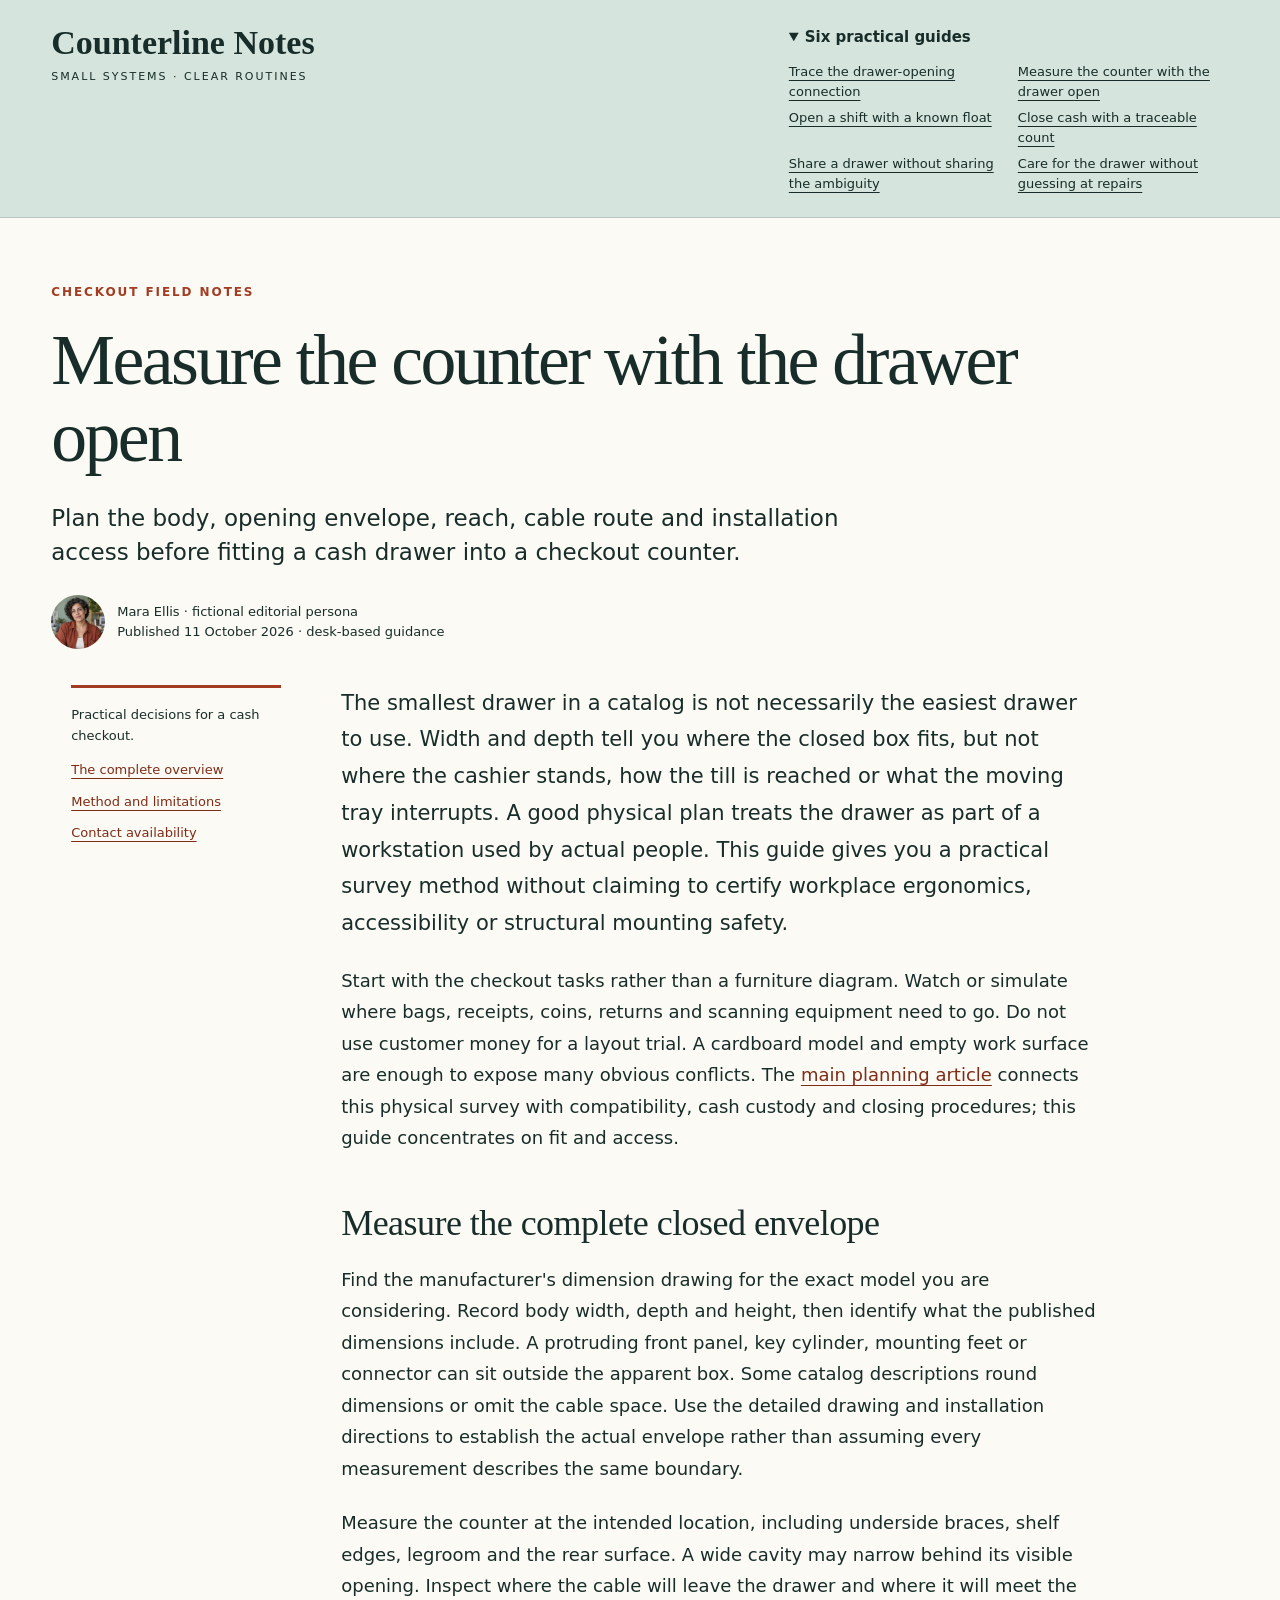
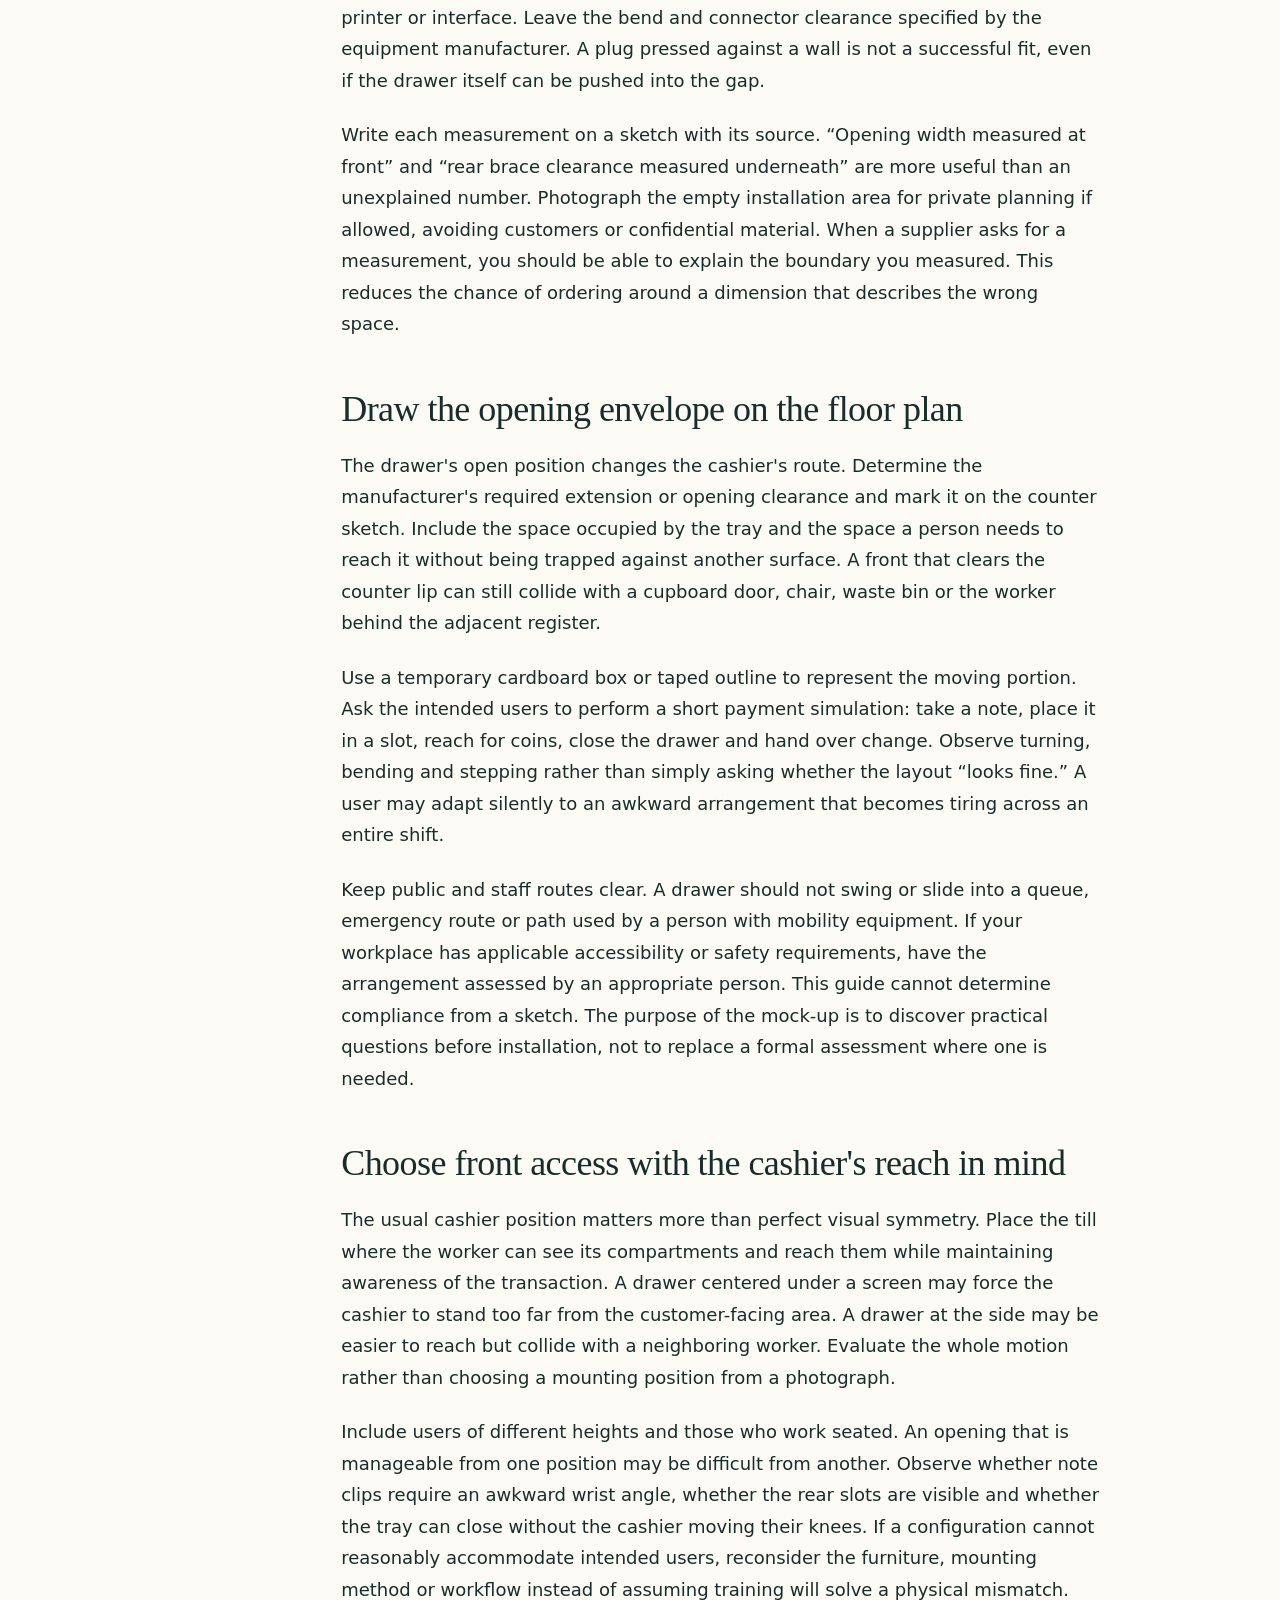
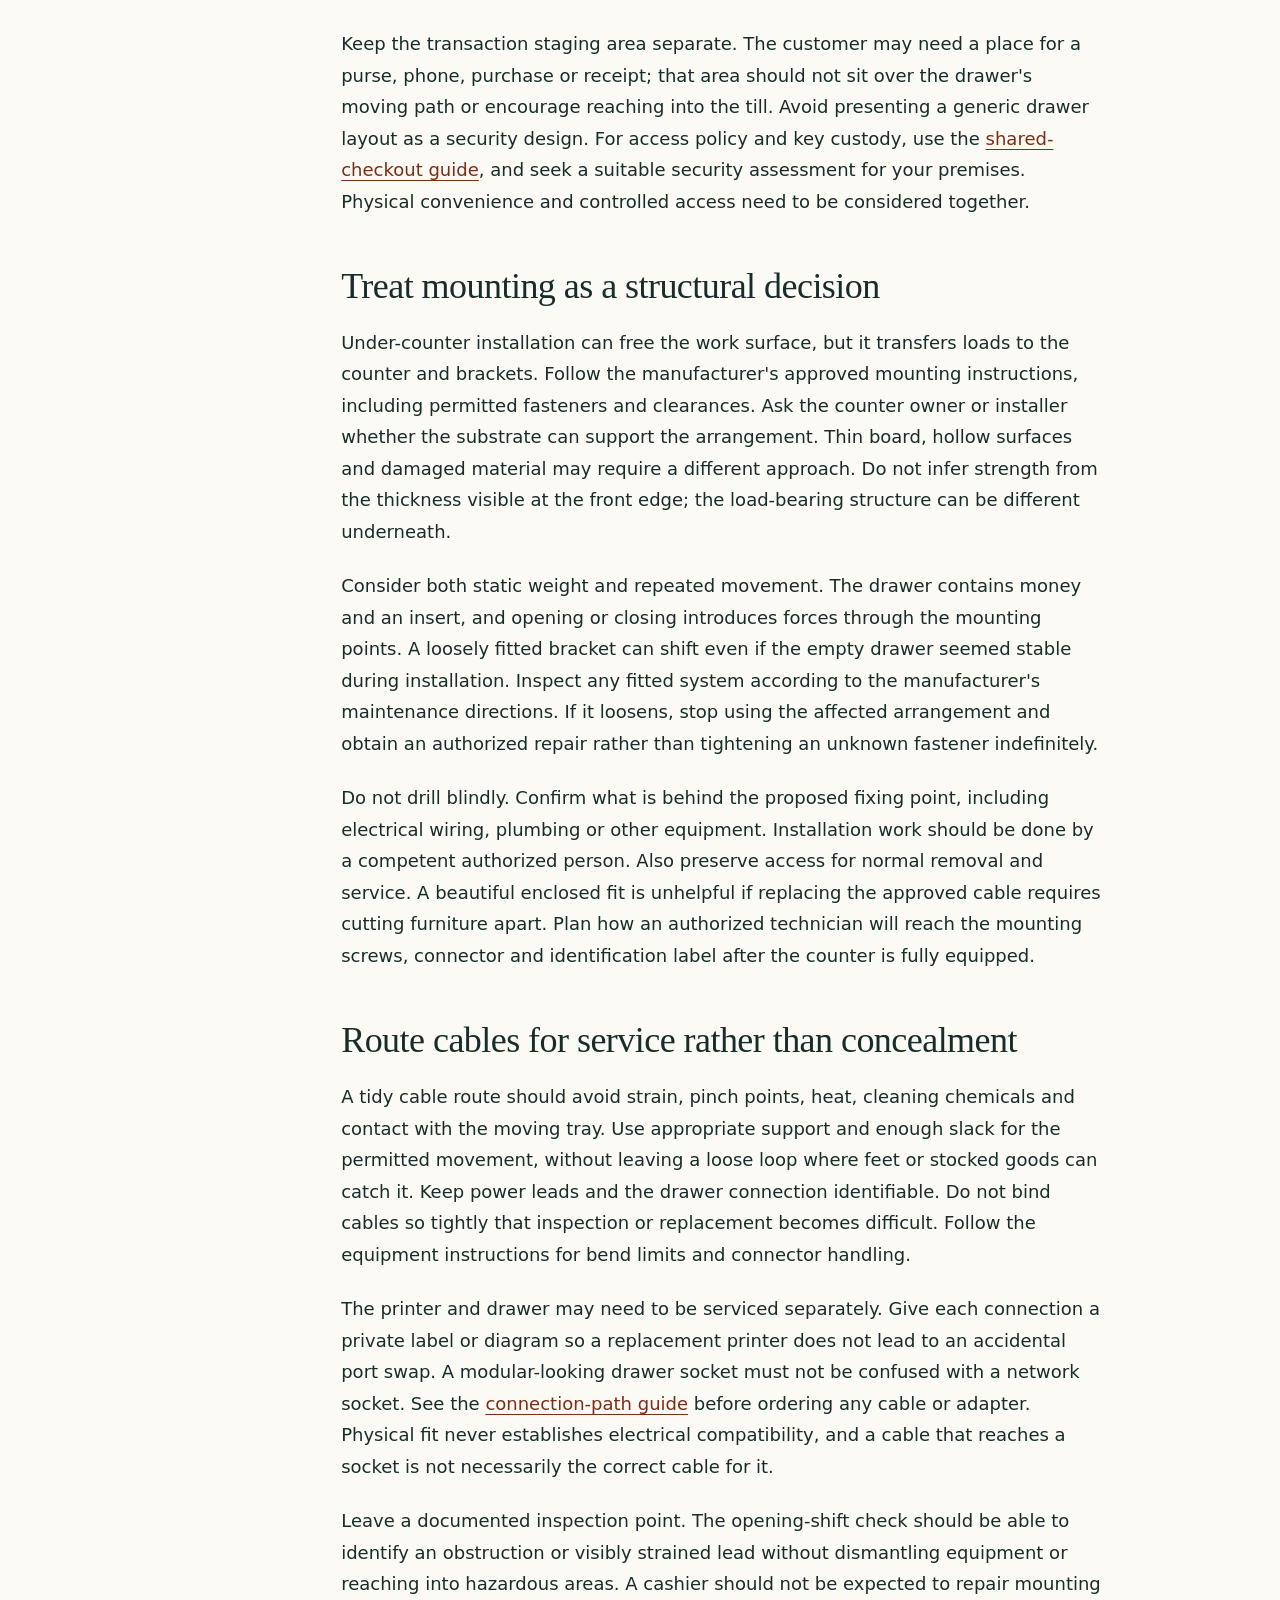
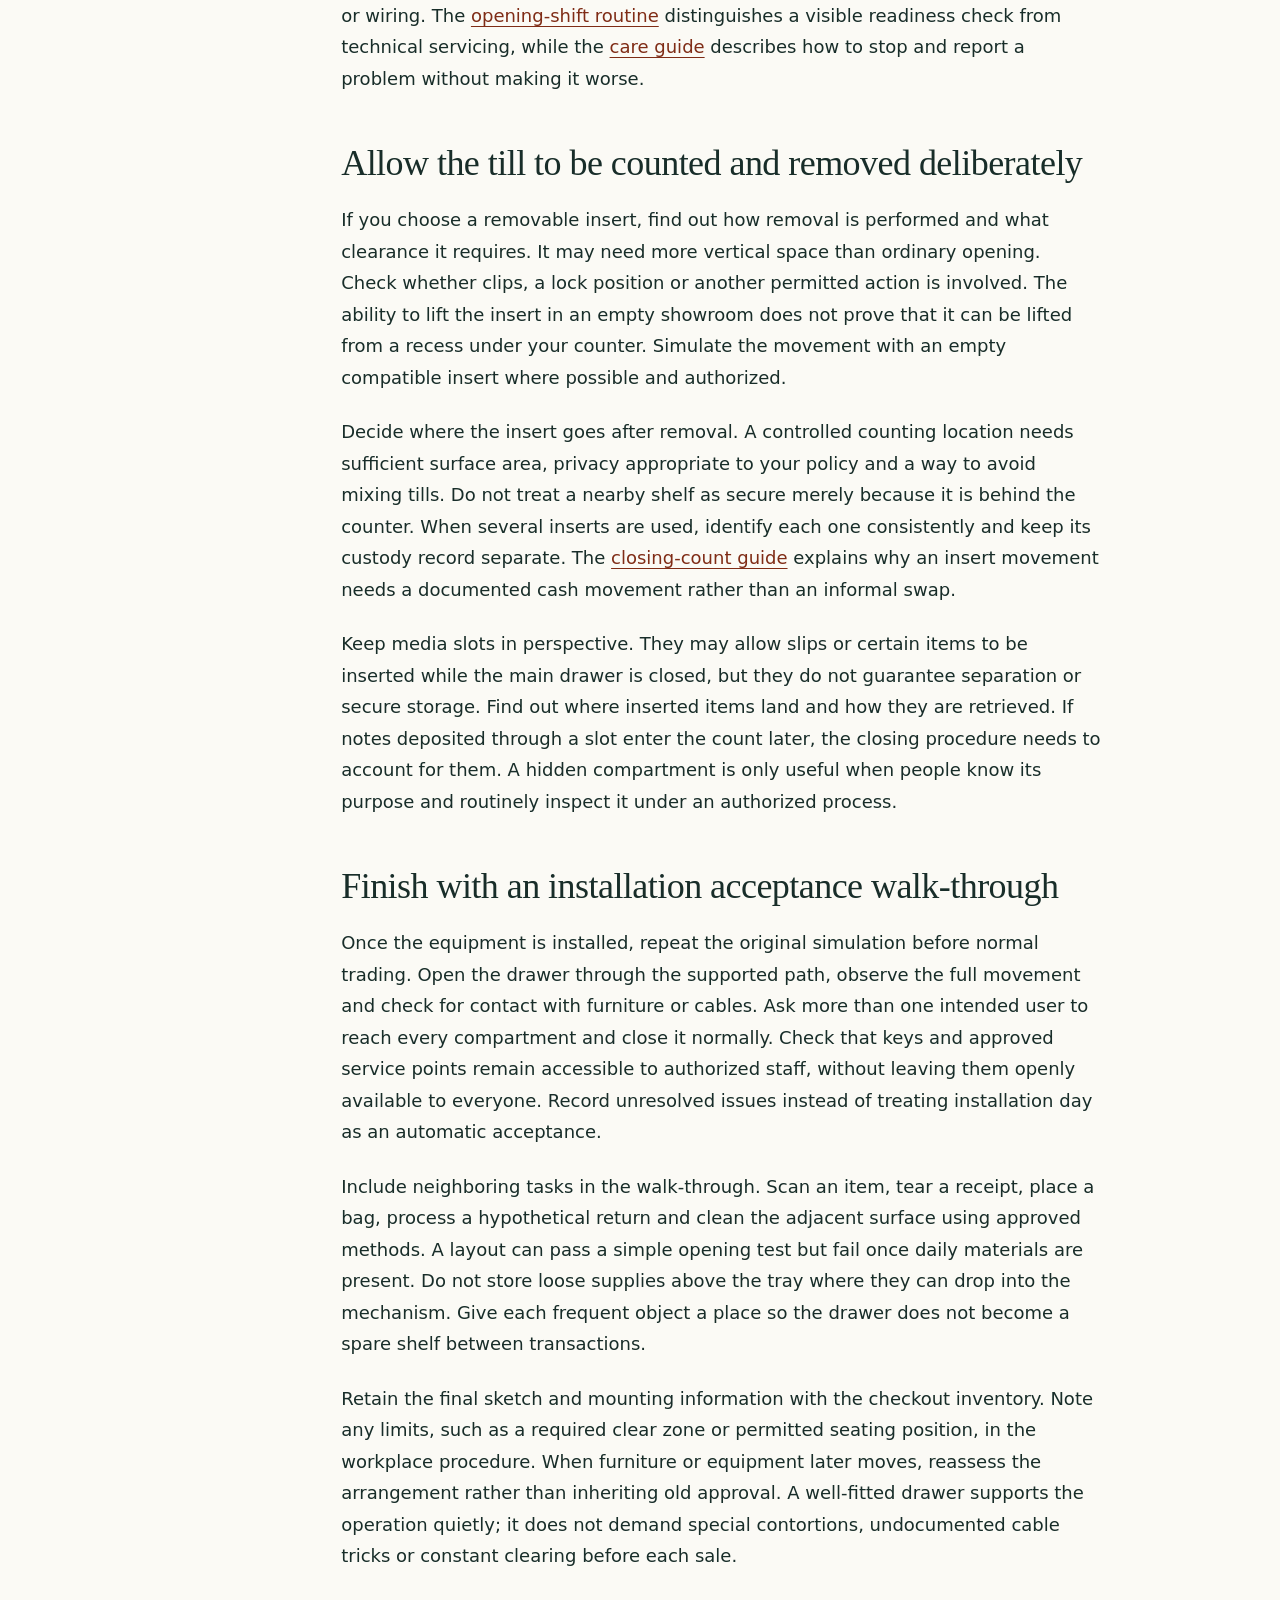
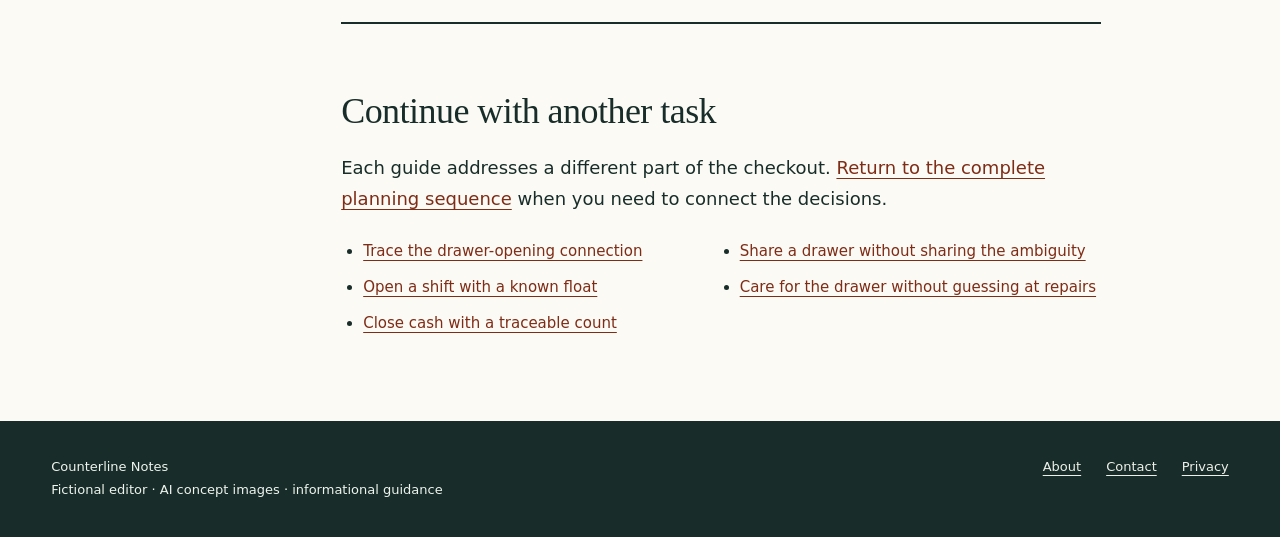
<file: docs/counter-fit.html>
<!doctype html><html lang="en"><head><meta charset="utf-8"><meta name="viewport" content="width=device-width,initial-scale=1"><meta name="referrer" content="strict-origin-when-cross-origin"><title>Measure the counter with the drawer open · Counterline Notes</title><meta name="description" content="Plan the body, opening envelope, reach, cable route and installation access before fitting a cash drawer into a checkout counter."><link rel="canonical" href="https://armaragex.github.io/counterline-cash-drawer-notes-row832/counter-fit.html"><meta property="og:title" content="Measure the counter with the drawer open"><meta property="og:description" content="Plan the body, opening envelope, reach, cable route and installation access before fitting a cash drawer into a checkout counter."><meta property="og:type" content="article"><meta property="og:url" content="https://armaragex.github.io/counterline-cash-drawer-notes-row832/counter-fit.html"><meta property="og:image" content="https://armaragex.github.io/counterline-cash-drawer-notes-row832/assets/counter-workspace.webp"><link rel="icon" href="data:image/svg+xml,%3Csvg xmlns='http://www.w3.org/2000/svg' viewBox='0 0 64 64'%3E%3Crect width='64' height='64' rx='12' fill='%23182d29'/%3E%3Cpath d='M16 18h32v9H25v10h23v9H16z' fill='%23d5e4dc'/%3E%3C/svg%3E"><link rel="stylesheet" href="assets/site.css"><script src="assets/site.js" defer></script><script type="application/ld+json">{"@context": "https://schema.org", "@type": "Article", "headline": "Measure the counter with the drawer open", "description": "Plan the body, opening envelope, reach, cable route and installation access before fitting a cash drawer into a checkout counter.", "url": "https://armaragex.github.io/counterline-cash-drawer-notes-row832/counter-fit.html", "datePublished": "2026-10-11", "dateModified": "2026-10-11", "inLanguage": "en", "author": {"@type": "Person", "name": "Mara Ellis", "description": "Fictional editorial persona; no hands-on testing claimed."}, "publisher": {"@type": "Organization", "name": "Counterline Notes"}, "mainEntityOfPage": "https://armaragex.github.io/counterline-cash-drawer-notes-row832/counter-fit.html"}</script></head><body><a class="skip" href="#main">Skip to article</a><header class="masthead"><a class="brand" href="index.html">Counterline Notes<small>Small systems · clear routines</small></a><div class="site-nav"><details open><summary>Six practical guides</summary><nav class="guide-links" aria-label="Practical guides"><a href="connection-paths.html">Trace the drawer-opening connection</a><a href="counter-fit.html">Measure the counter with the drawer open</a><a href="opening-shift.html">Open a shift with a known float</a><a href="cash-close.html">Close cash with a traceable count</a><a href="shared-checkout.html">Share a drawer without sharing the ambiguity</a><a href="drawer-care.html">Care for the drawer without guessing at repairs</a></nav></details></div></header><main id="main"><div class="page-head"><span class="kicker">Checkout field notes</span><h1>Measure the counter with the drawer open</h1><p class="deck">Plan the body, opening envelope, reach, cable route and installation access before fitting a cash drawer into a checkout counter.</p><div class="byline"><img src="assets/mara-ellis-fictional.webp" width="1254" height="1254" alt="AI-generated portrait of Mara Ellis, the fictional editor, with short curly dark hair and a rust-colored shirt." loading="lazy"><span>Mara Ellis · fictional editorial persona<br>Published <time datetime="2026-10-11">11 October 2026</time> · desk-based guidance</span></div></div><div class="reading-grid"><aside class="rail" aria-label="Reading context"><p>Practical decisions for a cash checkout.</p><a href="index.html">The complete overview</a><a href="about.html">Method and limitations</a><a href="contact.html">Contact availability</a></aside><article class="article-body"><p>The smallest drawer in a catalog is not necessarily the easiest drawer to use. Width and depth tell you where the closed box fits, but not where the cashier stands, how the till is reached or what the moving tray interrupts. A good physical plan treats the drawer as part of a workstation used by actual people. This guide gives you a practical survey method without claiming to certify workplace ergonomics, accessibility or structural mounting safety.</p>
<p>Start with the checkout tasks rather than a furniture diagram. Watch or simulate where bags, receipts, coins, returns and scanning equipment need to go. Do not use customer money for a layout trial. A cardboard model and empty work surface are enough to expose many obvious conflicts. The <a href="index.html">main planning article</a> connects this physical survey with compatibility, cash custody and closing procedures; this guide concentrates on fit and access.</p>
<h2>Measure the complete closed envelope</h2>
<p>Find the manufacturer's dimension drawing for the exact model you are considering. Record body width, depth and height, then identify what the published dimensions include. A protruding front panel, key cylinder, mounting feet or connector can sit outside the apparent box. Some catalog descriptions round dimensions or omit the cable space. Use the detailed drawing and installation directions to establish the actual envelope rather than assuming every measurement describes the same boundary.</p>
<p>Measure the counter at the intended location, including underside braces, shelf edges, legroom and the rear surface. A wide cavity may narrow behind its visible opening. Inspect where the cable will leave the drawer and where it will meet the printer or interface. Leave the bend and connector clearance specified by the equipment manufacturer. A plug pressed against a wall is not a successful fit, even if the drawer itself can be pushed into the gap.</p>
<p>Write each measurement on a sketch with its source. “Opening width measured at front” and “rear brace clearance measured underneath” are more useful than an unexplained number. Photograph the empty installation area for private planning if allowed, avoiding customers or confidential material. When a supplier asks for a measurement, you should be able to explain the boundary you measured. This reduces the chance of ordering around a dimension that describes the wrong space.</p>
<h2>Draw the opening envelope on the floor plan</h2>
<p>The drawer's open position changes the cashier's route. Determine the manufacturer's required extension or opening clearance and mark it on the counter sketch. Include the space occupied by the tray and the space a person needs to reach it without being trapped against another surface. A front that clears the counter lip can still collide with a cupboard door, chair, waste bin or the worker behind the adjacent register.</p>
<p>Use a temporary cardboard box or taped outline to represent the moving portion. Ask the intended users to perform a short payment simulation: take a note, place it in a slot, reach for coins, close the drawer and hand over change. Observe turning, bending and stepping rather than simply asking whether the layout “looks fine.” A user may adapt silently to an awkward arrangement that becomes tiring across an entire shift.</p>
<p>Keep public and staff routes clear. A drawer should not swing or slide into a queue, emergency route or path used by a person with mobility equipment. If your workplace has applicable accessibility or safety requirements, have the arrangement assessed by an appropriate person. This guide cannot determine compliance from a sketch. The purpose of the mock-up is to discover practical questions before installation, not to replace a formal assessment where one is needed.</p>
<h2>Choose front access with the cashier's reach in mind</h2>
<p>The usual cashier position matters more than perfect visual symmetry. Place the till where the worker can see its compartments and reach them while maintaining awareness of the transaction. A drawer centered under a screen may force the cashier to stand too far from the customer-facing area. A drawer at the side may be easier to reach but collide with a neighboring worker. Evaluate the whole motion rather than choosing a mounting position from a photograph.</p>
<p>Include users of different heights and those who work seated. An opening that is manageable from one position may be difficult from another. Observe whether note clips require an awkward wrist angle, whether the rear slots are visible and whether the tray can close without the cashier moving their knees. If a configuration cannot reasonably accommodate intended users, reconsider the furniture, mounting method or workflow instead of assuming training will solve a physical mismatch.</p>
<p>Keep the transaction staging area separate. The customer may need a place for a purse, phone, purchase or receipt; that area should not sit over the drawer's moving path or encourage reaching into the till. Avoid presenting a generic drawer layout as a security design. For access policy and key custody, use the <a href="shared-checkout.html">shared-checkout guide</a>, and seek a suitable security assessment for your premises. Physical convenience and controlled access need to be considered together.</p>
<h2>Treat mounting as a structural decision</h2>
<p>Under-counter installation can free the work surface, but it transfers loads to the counter and brackets. Follow the manufacturer's approved mounting instructions, including permitted fasteners and clearances. Ask the counter owner or installer whether the substrate can support the arrangement. Thin board, hollow surfaces and damaged material may require a different approach. Do not infer strength from the thickness visible at the front edge; the load-bearing structure can be different underneath.</p>
<p>Consider both static weight and repeated movement. The drawer contains money and an insert, and opening or closing introduces forces through the mounting points. A loosely fitted bracket can shift even if the empty drawer seemed stable during installation. Inspect any fitted system according to the manufacturer's maintenance directions. If it loosens, stop using the affected arrangement and obtain an authorized repair rather than tightening an unknown fastener indefinitely.</p>
<p>Do not drill blindly. Confirm what is behind the proposed fixing point, including electrical wiring, plumbing or other equipment. Installation work should be done by a competent authorized person. Also preserve access for normal removal and service. A beautiful enclosed fit is unhelpful if replacing the approved cable requires cutting furniture apart. Plan how an authorized technician will reach the mounting screws, connector and identification label after the counter is fully equipped.</p>
<h2>Route cables for service rather than concealment</h2>
<p>A tidy cable route should avoid strain, pinch points, heat, cleaning chemicals and contact with the moving tray. Use appropriate support and enough slack for the permitted movement, without leaving a loose loop where feet or stocked goods can catch it. Keep power leads and the drawer connection identifiable. Do not bind cables so tightly that inspection or replacement becomes difficult. Follow the equipment instructions for bend limits and connector handling.</p>
<p>The printer and drawer may need to be serviced separately. Give each connection a private label or diagram so a replacement printer does not lead to an accidental port swap. A modular-looking drawer socket must not be confused with a network socket. See the <a href="connection-paths.html">connection-path guide</a> before ordering any cable or adapter. Physical fit never establishes electrical compatibility, and a cable that reaches a socket is not necessarily the correct cable for it.</p>
<p>Leave a documented inspection point. The opening-shift check should be able to identify an obstruction or visibly strained lead without dismantling equipment or reaching into hazardous areas. A cashier should not be expected to repair mounting or wiring. The <a href="opening-shift.html">opening-shift routine</a> distinguishes a visible readiness check from technical servicing, while the <a href="drawer-care.html">care guide</a> describes how to stop and report a problem without making it worse.</p>
<h2>Allow the till to be counted and removed deliberately</h2>
<p>If you choose a removable insert, find out how removal is performed and what clearance it requires. It may need more vertical space than ordinary opening. Check whether clips, a lock position or another permitted action is involved. The ability to lift the insert in an empty showroom does not prove that it can be lifted from a recess under your counter. Simulate the movement with an empty compatible insert where possible and authorized.</p>
<p>Decide where the insert goes after removal. A controlled counting location needs sufficient surface area, privacy appropriate to your policy and a way to avoid mixing tills. Do not treat a nearby shelf as secure merely because it is behind the counter. When several inserts are used, identify each one consistently and keep its custody record separate. The <a href="cash-close.html">closing-count guide</a> explains why an insert movement needs a documented cash movement rather than an informal swap.</p>
<p>Keep media slots in perspective. They may allow slips or certain items to be inserted while the main drawer is closed, but they do not guarantee separation or secure storage. Find out where inserted items land and how they are retrieved. If notes deposited through a slot enter the count later, the closing procedure needs to account for them. A hidden compartment is only useful when people know its purpose and routinely inspect it under an authorized process.</p>
<h2>Finish with an installation acceptance walk-through</h2>
<p>Once the equipment is installed, repeat the original simulation before normal trading. Open the drawer through the supported path, observe the full movement and check for contact with furniture or cables. Ask more than one intended user to reach every compartment and close it normally. Check that keys and approved service points remain accessible to authorized staff, without leaving them openly available to everyone. Record unresolved issues instead of treating installation day as an automatic acceptance.</p>
<p>Include neighboring tasks in the walk-through. Scan an item, tear a receipt, place a bag, process a hypothetical return and clean the adjacent surface using approved methods. A layout can pass a simple opening test but fail once daily materials are present. Do not store loose supplies above the tray where they can drop into the mechanism. Give each frequent object a place so the drawer does not become a spare shelf between transactions.</p>
<p>Retain the final sketch and mounting information with the checkout inventory. Note any limits, such as a required clear zone or permitted seating position, in the workplace procedure. When furniture or equipment later moves, reassess the arrangement rather than inheriting old approval. A well-fitted drawer supports the operation quietly; it does not demand special contortions, undocumented cable tricks or constant clearing before each sale.</p><section class="next-guides"><h2>Continue with another task</h2><p>Each guide addresses a different part of the checkout. <a href="index.html">Return to the complete planning sequence</a> when you need to connect the decisions.</p><ul><li><a href="connection-paths.html">Trace the drawer-opening connection</a></li><li><a href="opening-shift.html">Open a shift with a known float</a></li><li><a href="cash-close.html">Close cash with a traceable count</a></li><li><a href="shared-checkout.html">Share a drawer without sharing the ambiguity</a></li><li><a href="drawer-care.html">Care for the drawer without guessing at repairs</a></li></ul></section></article></div></main><footer class="site-footer"><div>Counterline Notes<br>Fictional editor · AI concept images · informational guidance</div><nav aria-label="Publication information"><a href="about.html">About</a><a href="contact.html">Contact</a><a href="privacy.html">Privacy</a></nav></footer></body></html>
</file>
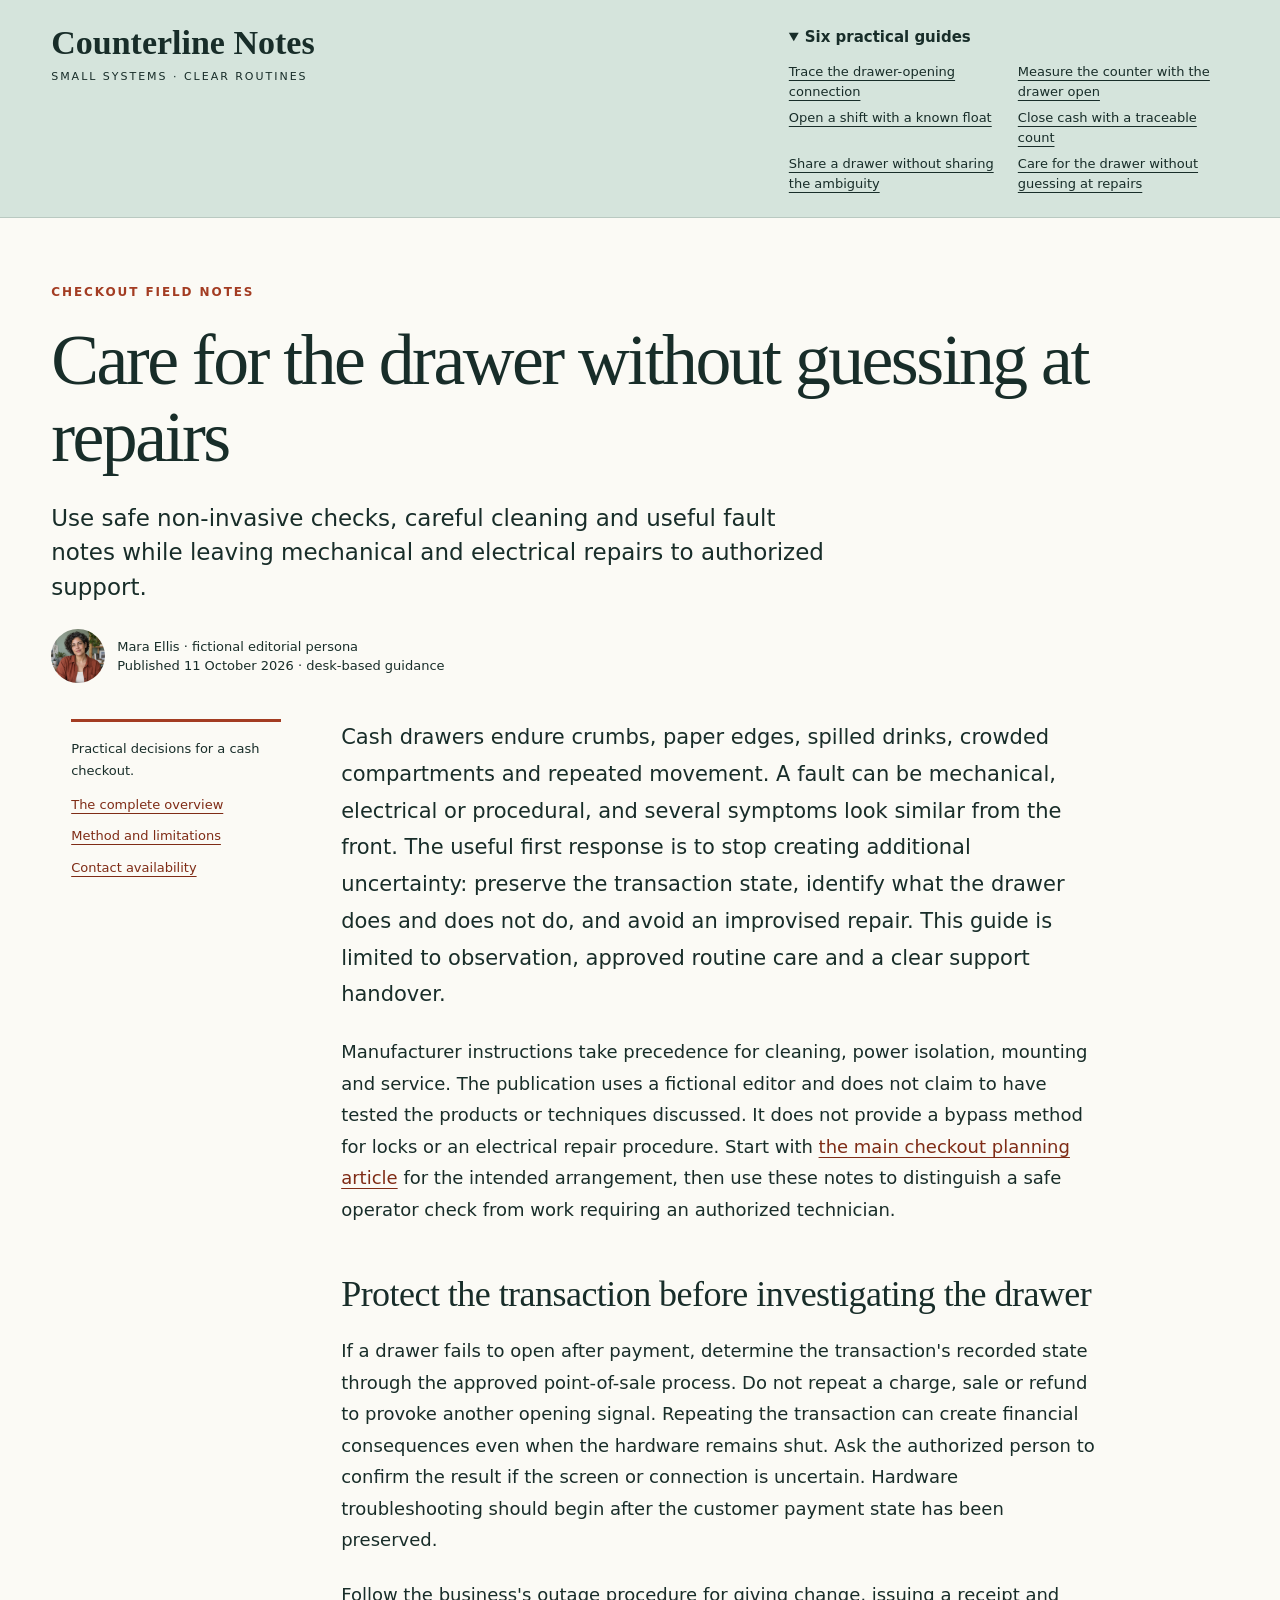
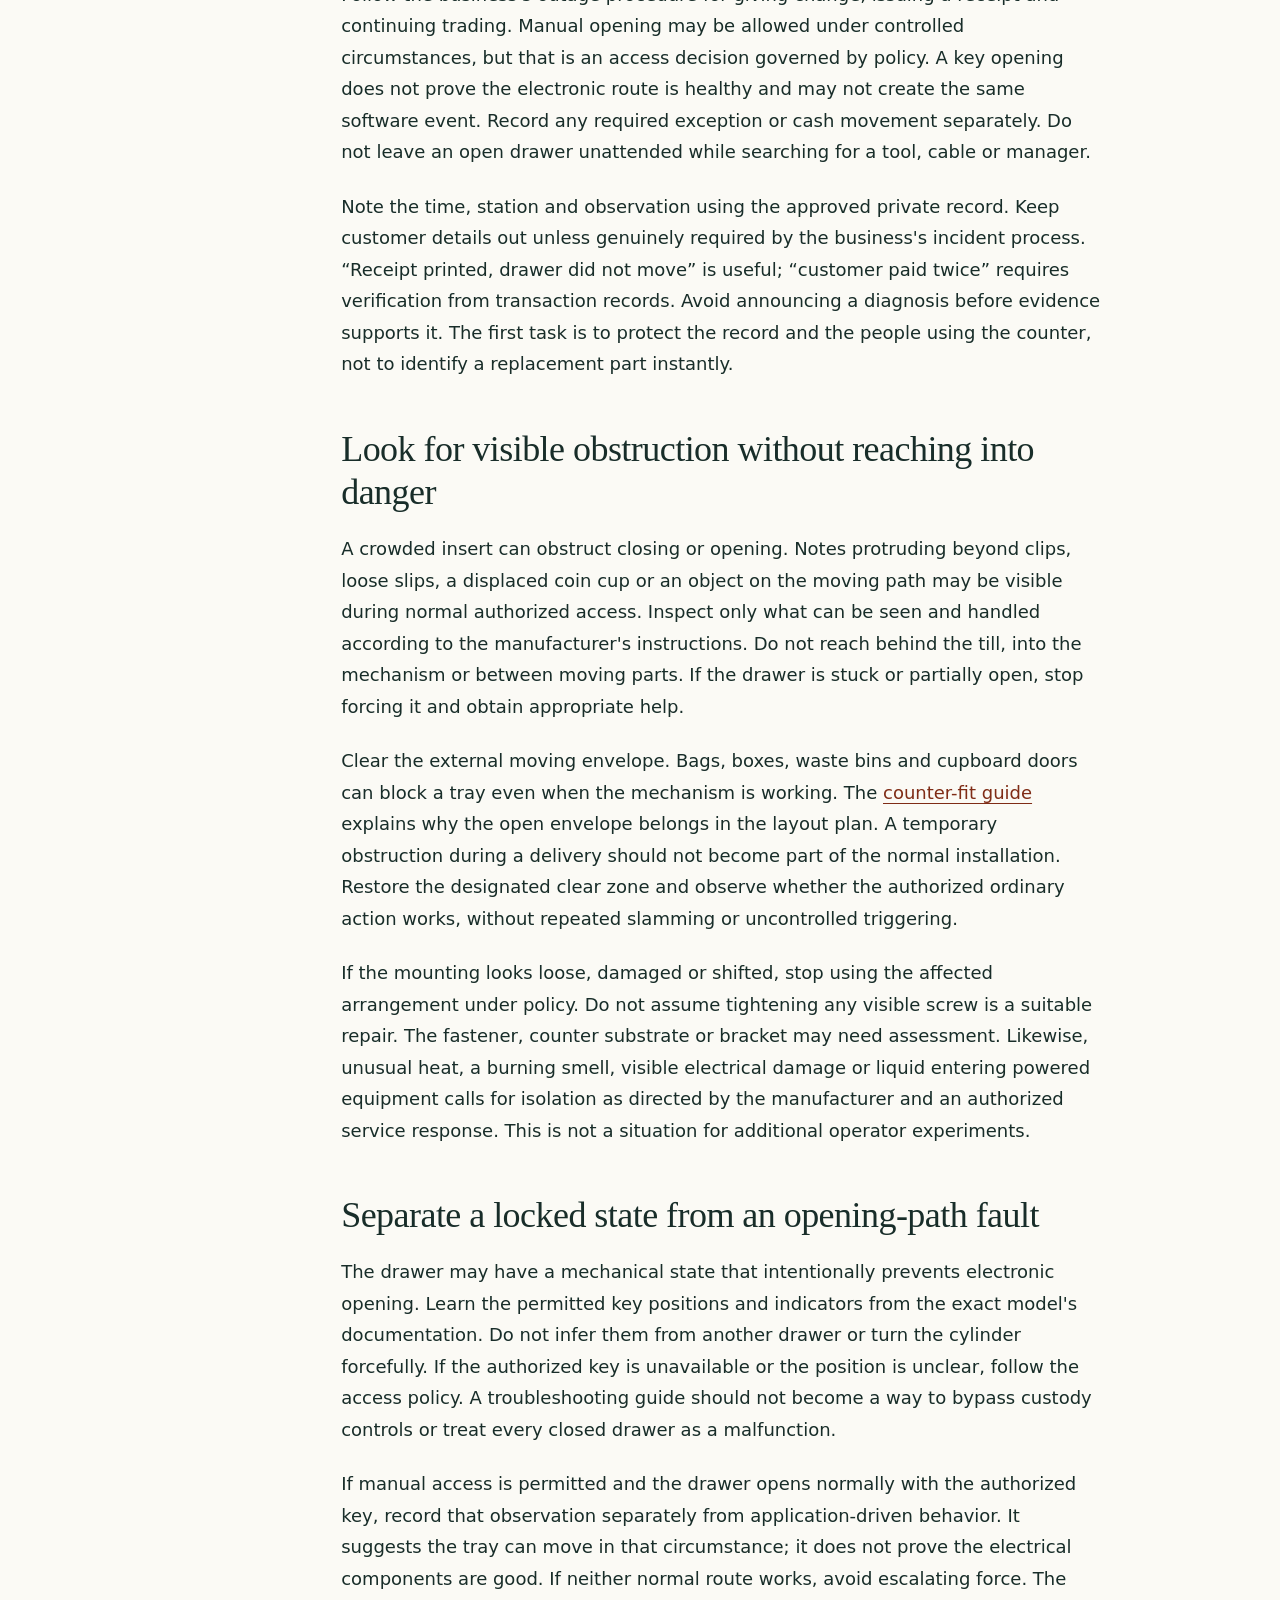
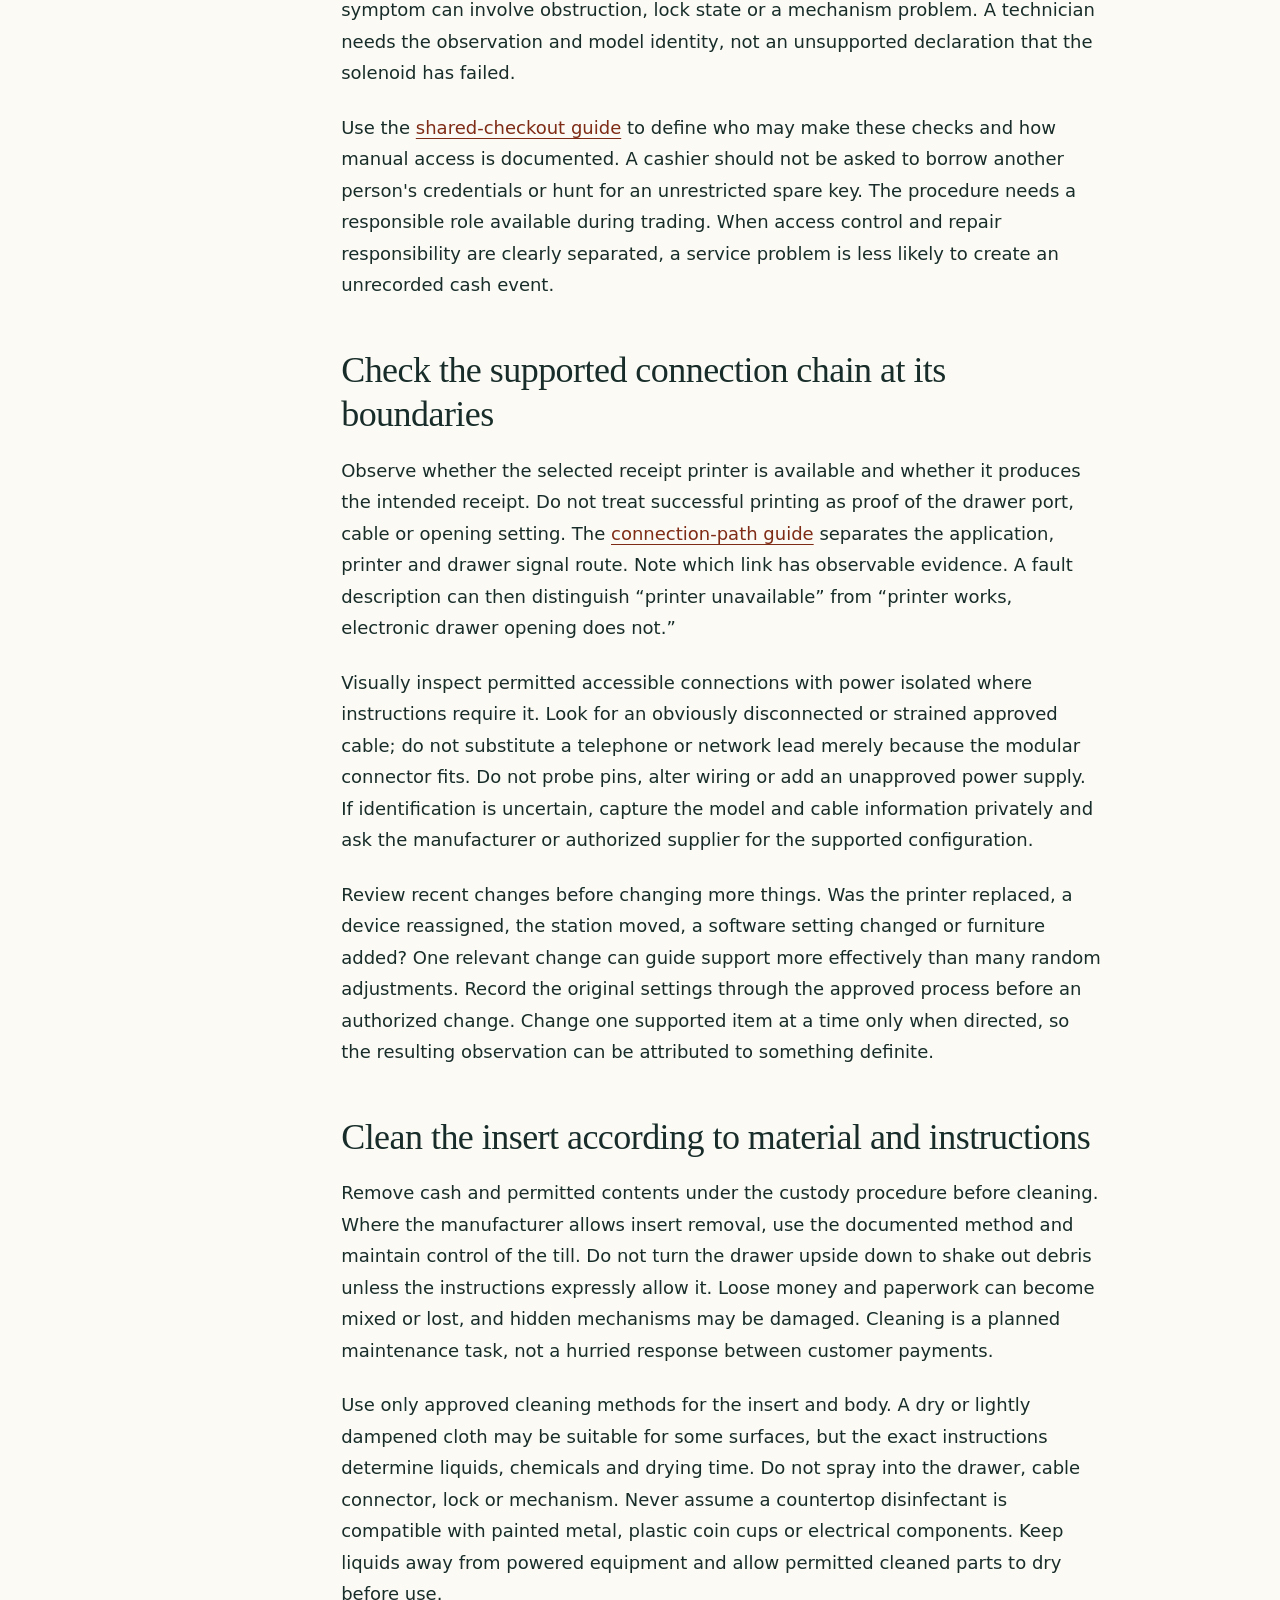
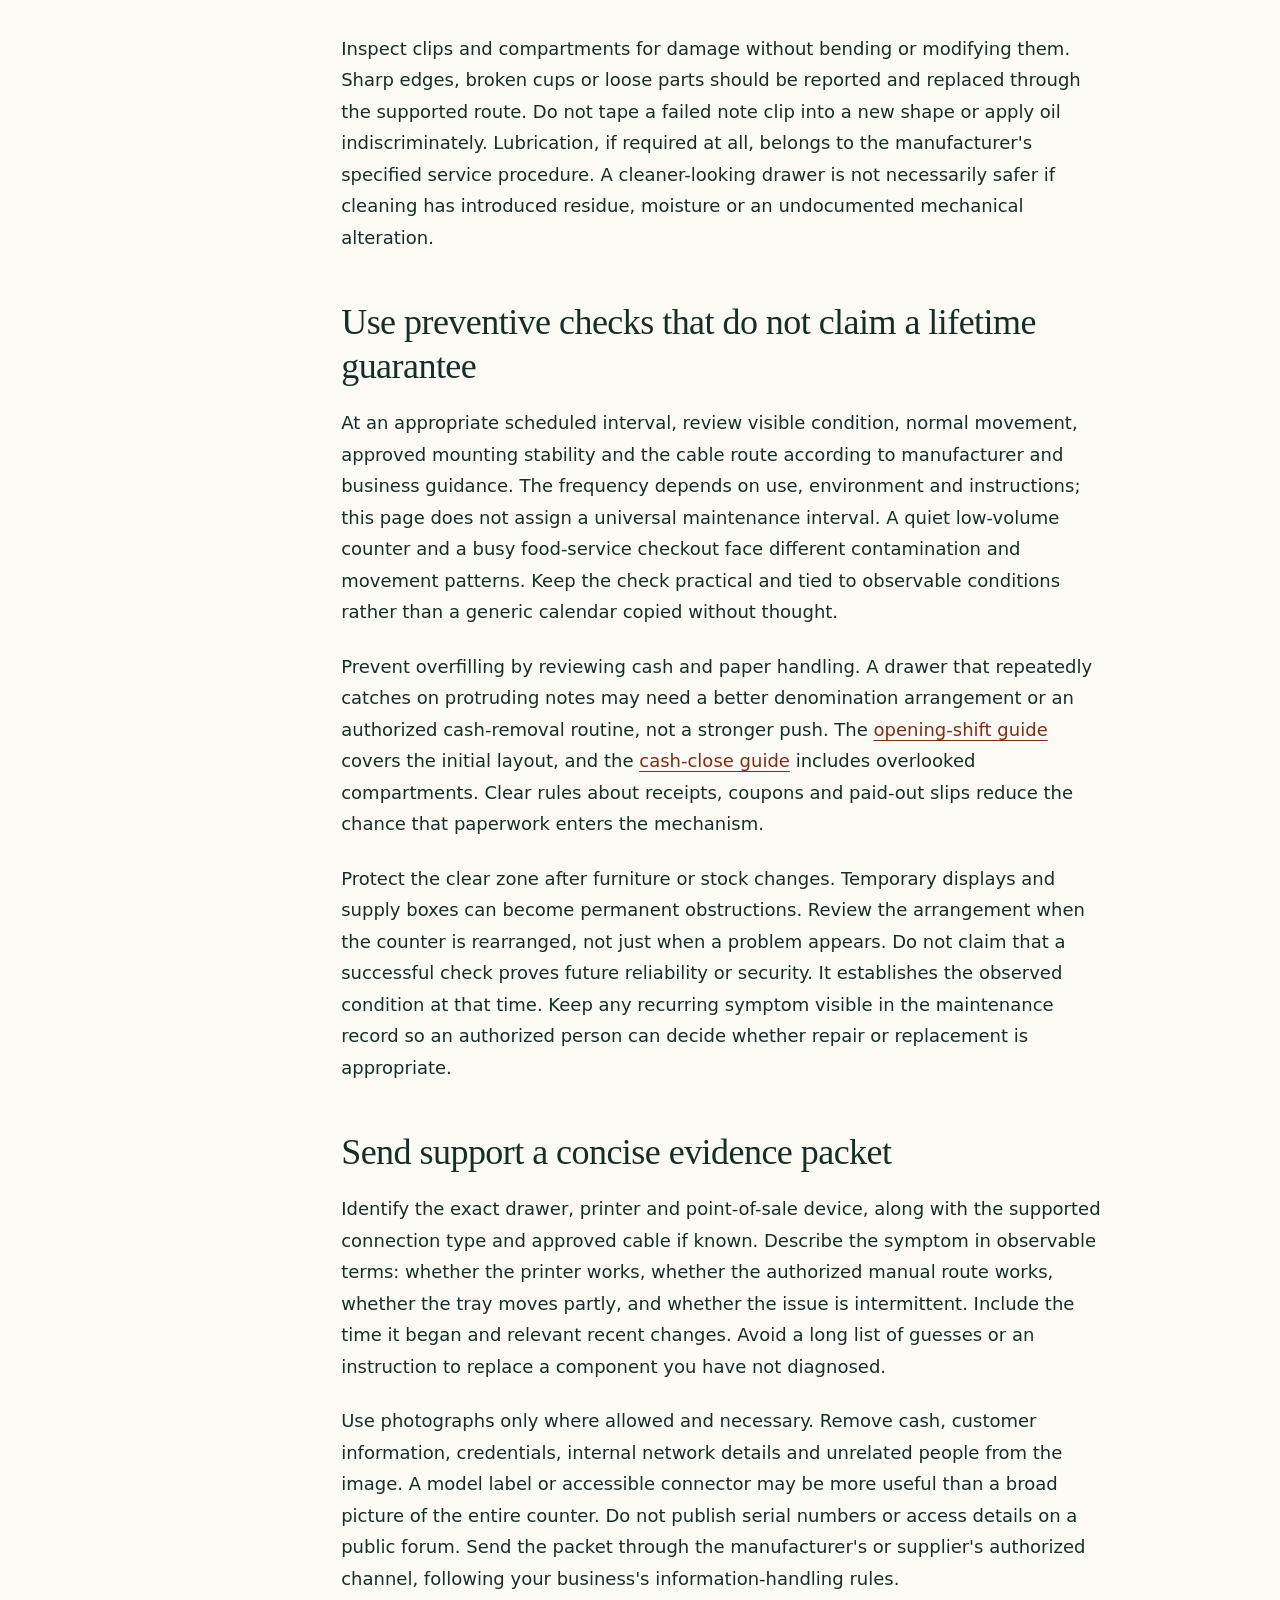
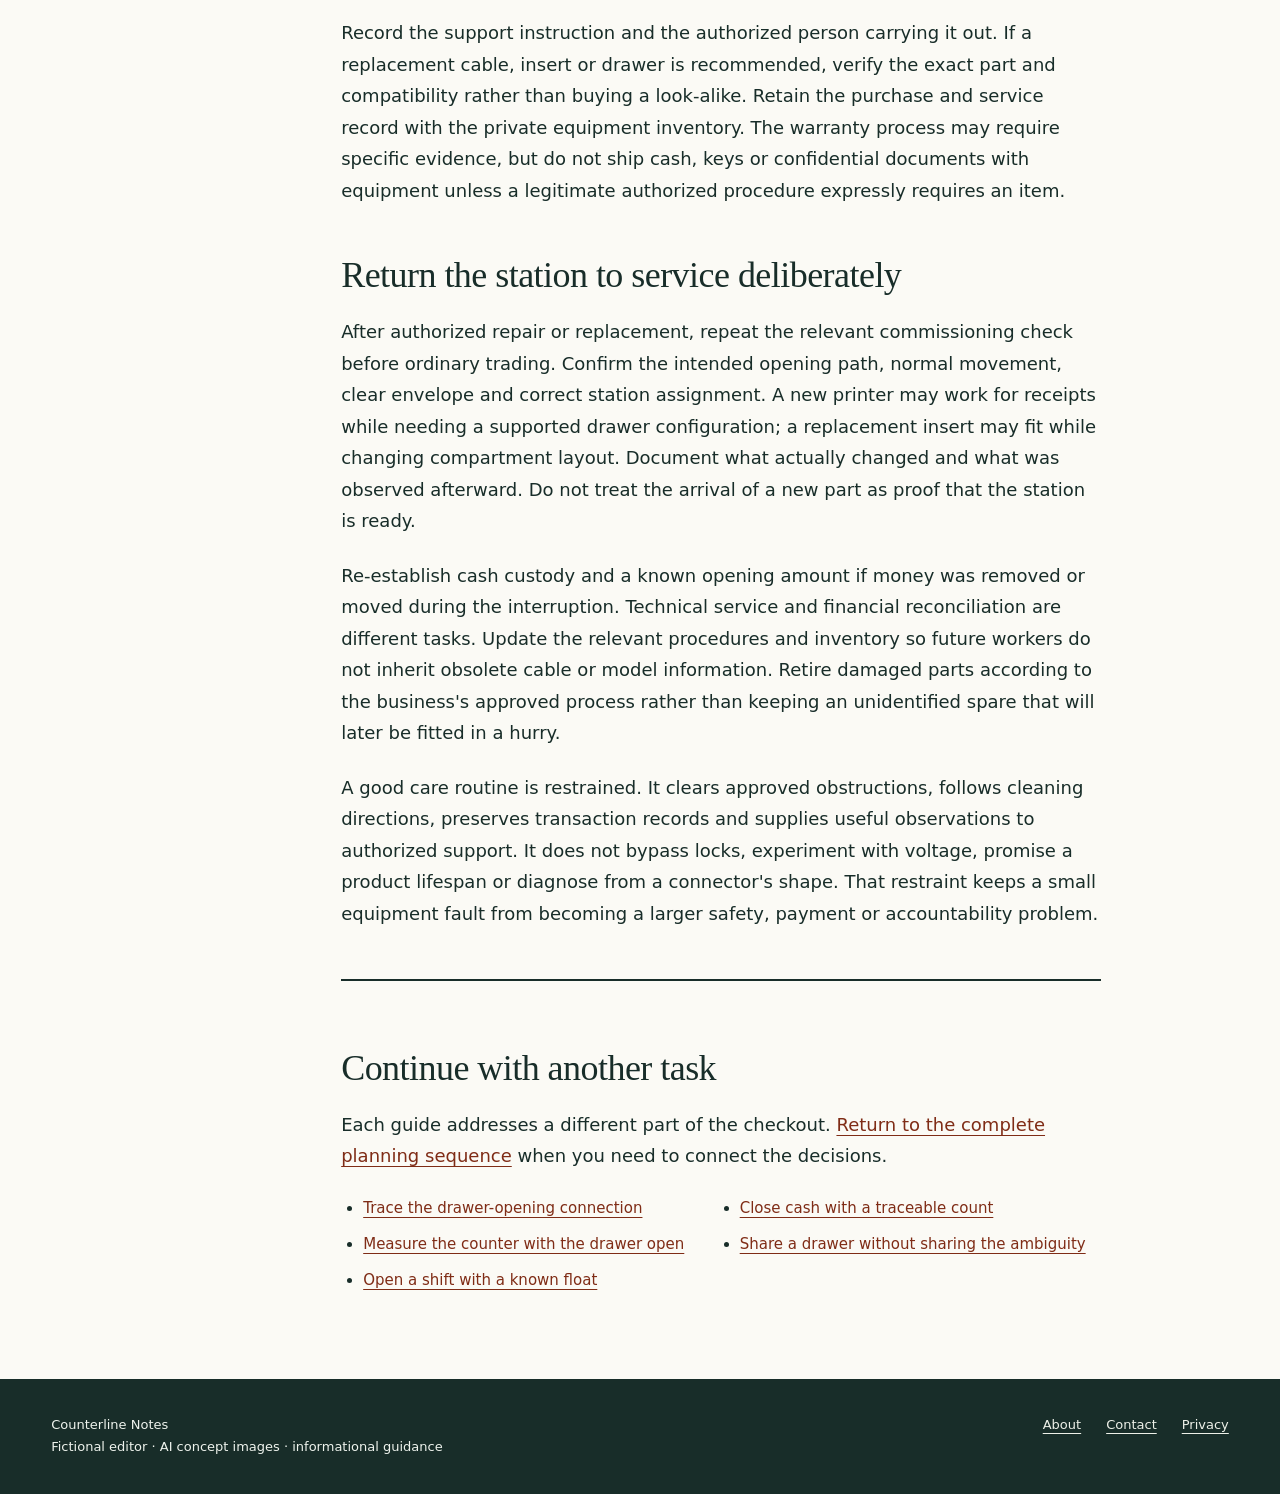
<file: docs/drawer-care.html>
<!doctype html><html lang="en"><head><meta charset="utf-8"><meta name="viewport" content="width=device-width,initial-scale=1"><meta name="referrer" content="strict-origin-when-cross-origin"><title>Care for the drawer without guessing at repairs · Counterline Notes</title><meta name="description" content="Use safe non-invasive checks, careful cleaning and useful fault notes while leaving mechanical and electrical repairs to authorized support."><link rel="canonical" href="https://armaragex.github.io/counterline-cash-drawer-notes-row832/drawer-care.html"><meta property="og:title" content="Care for the drawer without guessing at repairs"><meta property="og:description" content="Use safe non-invasive checks, careful cleaning and useful fault notes while leaving mechanical and electrical repairs to authorized support."><meta property="og:type" content="article"><meta property="og:url" content="https://armaragex.github.io/counterline-cash-drawer-notes-row832/drawer-care.html"><meta property="og:image" content="https://armaragex.github.io/counterline-cash-drawer-notes-row832/assets/counter-workspace.webp"><link rel="icon" href="data:image/svg+xml,%3Csvg xmlns='http://www.w3.org/2000/svg' viewBox='0 0 64 64'%3E%3Crect width='64' height='64' rx='12' fill='%23182d29'/%3E%3Cpath d='M16 18h32v9H25v10h23v9H16z' fill='%23d5e4dc'/%3E%3C/svg%3E"><link rel="stylesheet" href="assets/site.css"><script src="assets/site.js" defer></script><script type="application/ld+json">{"@context": "https://schema.org", "@type": "Article", "headline": "Care for the drawer without guessing at repairs", "description": "Use safe non-invasive checks, careful cleaning and useful fault notes while leaving mechanical and electrical repairs to authorized support.", "url": "https://armaragex.github.io/counterline-cash-drawer-notes-row832/drawer-care.html", "datePublished": "2026-10-11", "dateModified": "2026-10-11", "inLanguage": "en", "author": {"@type": "Person", "name": "Mara Ellis", "description": "Fictional editorial persona; no hands-on testing claimed."}, "publisher": {"@type": "Organization", "name": "Counterline Notes"}, "mainEntityOfPage": "https://armaragex.github.io/counterline-cash-drawer-notes-row832/drawer-care.html"}</script></head><body><a class="skip" href="#main">Skip to article</a><header class="masthead"><a class="brand" href="index.html">Counterline Notes<small>Small systems · clear routines</small></a><div class="site-nav"><details open><summary>Six practical guides</summary><nav class="guide-links" aria-label="Practical guides"><a href="connection-paths.html">Trace the drawer-opening connection</a><a href="counter-fit.html">Measure the counter with the drawer open</a><a href="opening-shift.html">Open a shift with a known float</a><a href="cash-close.html">Close cash with a traceable count</a><a href="shared-checkout.html">Share a drawer without sharing the ambiguity</a><a href="drawer-care.html">Care for the drawer without guessing at repairs</a></nav></details></div></header><main id="main"><div class="page-head"><span class="kicker">Checkout field notes</span><h1>Care for the drawer without guessing at repairs</h1><p class="deck">Use safe non-invasive checks, careful cleaning and useful fault notes while leaving mechanical and electrical repairs to authorized support.</p><div class="byline"><img src="assets/mara-ellis-fictional.webp" width="1254" height="1254" alt="AI-generated portrait of Mara Ellis, the fictional editor, with short curly dark hair and a rust-colored shirt." loading="lazy"><span>Mara Ellis · fictional editorial persona<br>Published <time datetime="2026-10-11">11 October 2026</time> · desk-based guidance</span></div></div><div class="reading-grid"><aside class="rail" aria-label="Reading context"><p>Practical decisions for a cash checkout.</p><a href="index.html">The complete overview</a><a href="about.html">Method and limitations</a><a href="contact.html">Contact availability</a></aside><article class="article-body"><p>Cash drawers endure crumbs, paper edges, spilled drinks, crowded compartments and repeated movement. A fault can be mechanical, electrical or procedural, and several symptoms look similar from the front. The useful first response is to stop creating additional uncertainty: preserve the transaction state, identify what the drawer does and does not do, and avoid an improvised repair. This guide is limited to observation, approved routine care and a clear support handover.</p>
<p>Manufacturer instructions take precedence for cleaning, power isolation, mounting and service. The publication uses a fictional editor and does not claim to have tested the products or techniques discussed. It does not provide a bypass method for locks or an electrical repair procedure. Start with <a href="index.html">the main checkout planning article</a> for the intended arrangement, then use these notes to distinguish a safe operator check from work requiring an authorized technician.</p>
<h2>Protect the transaction before investigating the drawer</h2>
<p>If a drawer fails to open after payment, determine the transaction's recorded state through the approved point-of-sale process. Do not repeat a charge, sale or refund to provoke another opening signal. Repeating the transaction can create financial consequences even when the hardware remains shut. Ask the authorized person to confirm the result if the screen or connection is uncertain. Hardware troubleshooting should begin after the customer payment state has been preserved.</p>
<p>Follow the business's outage procedure for giving change, issuing a receipt and continuing trading. Manual opening may be allowed under controlled circumstances, but that is an access decision governed by policy. A key opening does not prove the electronic route is healthy and may not create the same software event. Record any required exception or cash movement separately. Do not leave an open drawer unattended while searching for a tool, cable or manager.</p>
<p>Note the time, station and observation using the approved private record. Keep customer details out unless genuinely required by the business's incident process. “Receipt printed, drawer did not move” is useful; “customer paid twice” requires verification from transaction records. Avoid announcing a diagnosis before evidence supports it. The first task is to protect the record and the people using the counter, not to identify a replacement part instantly.</p>
<h2>Look for visible obstruction without reaching into danger</h2>
<p>A crowded insert can obstruct closing or opening. Notes protruding beyond clips, loose slips, a displaced coin cup or an object on the moving path may be visible during normal authorized access. Inspect only what can be seen and handled according to the manufacturer's instructions. Do not reach behind the till, into the mechanism or between moving parts. If the drawer is stuck or partially open, stop forcing it and obtain appropriate help.</p>
<p>Clear the external moving envelope. Bags, boxes, waste bins and cupboard doors can block a tray even when the mechanism is working. The <a href="counter-fit.html">counter-fit guide</a> explains why the open envelope belongs in the layout plan. A temporary obstruction during a delivery should not become part of the normal installation. Restore the designated clear zone and observe whether the authorized ordinary action works, without repeated slamming or uncontrolled triggering.</p>
<p>If the mounting looks loose, damaged or shifted, stop using the affected arrangement under policy. Do not assume tightening any visible screw is a suitable repair. The fastener, counter substrate or bracket may need assessment. Likewise, unusual heat, a burning smell, visible electrical damage or liquid entering powered equipment calls for isolation as directed by the manufacturer and an authorized service response. This is not a situation for additional operator experiments.</p>
<h2>Separate a locked state from an opening-path fault</h2>
<p>The drawer may have a mechanical state that intentionally prevents electronic opening. Learn the permitted key positions and indicators from the exact model's documentation. Do not infer them from another drawer or turn the cylinder forcefully. If the authorized key is unavailable or the position is unclear, follow the access policy. A troubleshooting guide should not become a way to bypass custody controls or treat every closed drawer as a malfunction.</p>
<p>If manual access is permitted and the drawer opens normally with the authorized key, record that observation separately from application-driven behavior. It suggests the tray can move in that circumstance; it does not prove the electrical components are good. If neither normal route works, avoid escalating force. The symptom can involve obstruction, lock state or a mechanism problem. A technician needs the observation and model identity, not an unsupported declaration that the solenoid has failed.</p>
<p>Use the <a href="shared-checkout.html">shared-checkout guide</a> to define who may make these checks and how manual access is documented. A cashier should not be asked to borrow another person's credentials or hunt for an unrestricted spare key. The procedure needs a responsible role available during trading. When access control and repair responsibility are clearly separated, a service problem is less likely to create an unrecorded cash event.</p>
<h2>Check the supported connection chain at its boundaries</h2>
<p>Observe whether the selected receipt printer is available and whether it produces the intended receipt. Do not treat successful printing as proof of the drawer port, cable or opening setting. The <a href="connection-paths.html">connection-path guide</a> separates the application, printer and drawer signal route. Note which link has observable evidence. A fault description can then distinguish “printer unavailable” from “printer works, electronic drawer opening does not.”</p>
<p>Visually inspect permitted accessible connections with power isolated where instructions require it. Look for an obviously disconnected or strained approved cable; do not substitute a telephone or network lead merely because the modular connector fits. Do not probe pins, alter wiring or add an unapproved power supply. If identification is uncertain, capture the model and cable information privately and ask the manufacturer or authorized supplier for the supported configuration.</p>
<p>Review recent changes before changing more things. Was the printer replaced, a device reassigned, the station moved, a software setting changed or furniture added? One relevant change can guide support more effectively than many random adjustments. Record the original settings through the approved process before an authorized change. Change one supported item at a time only when directed, so the resulting observation can be attributed to something definite.</p>
<h2>Clean the insert according to material and instructions</h2>
<p>Remove cash and permitted contents under the custody procedure before cleaning. Where the manufacturer allows insert removal, use the documented method and maintain control of the till. Do not turn the drawer upside down to shake out debris unless the instructions expressly allow it. Loose money and paperwork can become mixed or lost, and hidden mechanisms may be damaged. Cleaning is a planned maintenance task, not a hurried response between customer payments.</p>
<p>Use only approved cleaning methods for the insert and body. A dry or lightly dampened cloth may be suitable for some surfaces, but the exact instructions determine liquids, chemicals and drying time. Do not spray into the drawer, cable connector, lock or mechanism. Never assume a countertop disinfectant is compatible with painted metal, plastic coin cups or electrical components. Keep liquids away from powered equipment and allow permitted cleaned parts to dry before use.</p>
<p>Inspect clips and compartments for damage without bending or modifying them. Sharp edges, broken cups or loose parts should be reported and replaced through the supported route. Do not tape a failed note clip into a new shape or apply oil indiscriminately. Lubrication, if required at all, belongs to the manufacturer's specified service procedure. A cleaner-looking drawer is not necessarily safer if cleaning has introduced residue, moisture or an undocumented mechanical alteration.</p>
<h2>Use preventive checks that do not claim a lifetime guarantee</h2>
<p>At an appropriate scheduled interval, review visible condition, normal movement, approved mounting stability and the cable route according to manufacturer and business guidance. The frequency depends on use, environment and instructions; this page does not assign a universal maintenance interval. A quiet low-volume counter and a busy food-service checkout face different contamination and movement patterns. Keep the check practical and tied to observable conditions rather than a generic calendar copied without thought.</p>
<p>Prevent overfilling by reviewing cash and paper handling. A drawer that repeatedly catches on protruding notes may need a better denomination arrangement or an authorized cash-removal routine, not a stronger push. The <a href="opening-shift.html">opening-shift guide</a> covers the initial layout, and the <a href="cash-close.html">cash-close guide</a> includes overlooked compartments. Clear rules about receipts, coupons and paid-out slips reduce the chance that paperwork enters the mechanism.</p>
<p>Protect the clear zone after furniture or stock changes. Temporary displays and supply boxes can become permanent obstructions. Review the arrangement when the counter is rearranged, not just when a problem appears. Do not claim that a successful check proves future reliability or security. It establishes the observed condition at that time. Keep any recurring symptom visible in the maintenance record so an authorized person can decide whether repair or replacement is appropriate.</p>
<h2>Send support a concise evidence packet</h2>
<p>Identify the exact drawer, printer and point-of-sale device, along with the supported connection type and approved cable if known. Describe the symptom in observable terms: whether the printer works, whether the authorized manual route works, whether the tray moves partly, and whether the issue is intermittent. Include the time it began and relevant recent changes. Avoid a long list of guesses or an instruction to replace a component you have not diagnosed.</p>
<p>Use photographs only where allowed and necessary. Remove cash, customer information, credentials, internal network details and unrelated people from the image. A model label or accessible connector may be more useful than a broad picture of the entire counter. Do not publish serial numbers or access details on a public forum. Send the packet through the manufacturer's or supplier's authorized channel, following your business's information-handling rules.</p>
<p>Record the support instruction and the authorized person carrying it out. If a replacement cable, insert or drawer is recommended, verify the exact part and compatibility rather than buying a look-alike. Retain the purchase and service record with the private equipment inventory. The warranty process may require specific evidence, but do not ship cash, keys or confidential documents with equipment unless a legitimate authorized procedure expressly requires an item.</p>
<h2>Return the station to service deliberately</h2>
<p>After authorized repair or replacement, repeat the relevant commissioning check before ordinary trading. Confirm the intended opening path, normal movement, clear envelope and correct station assignment. A new printer may work for receipts while needing a supported drawer configuration; a replacement insert may fit while changing compartment layout. Document what actually changed and what was observed afterward. Do not treat the arrival of a new part as proof that the station is ready.</p>
<p>Re-establish cash custody and a known opening amount if money was removed or moved during the interruption. Technical service and financial reconciliation are different tasks. Update the relevant procedures and inventory so future workers do not inherit obsolete cable or model information. Retire damaged parts according to the business's approved process rather than keeping an unidentified spare that will later be fitted in a hurry.</p>
<p>A good care routine is restrained. It clears approved obstructions, follows cleaning directions, preserves transaction records and supplies useful observations to authorized support. It does not bypass locks, experiment with voltage, promise a product lifespan or diagnose from a connector's shape. That restraint keeps a small equipment fault from becoming a larger safety, payment or accountability problem.</p><section class="next-guides"><h2>Continue with another task</h2><p>Each guide addresses a different part of the checkout. <a href="index.html">Return to the complete planning sequence</a> when you need to connect the decisions.</p><ul><li><a href="connection-paths.html">Trace the drawer-opening connection</a></li><li><a href="counter-fit.html">Measure the counter with the drawer open</a></li><li><a href="opening-shift.html">Open a shift with a known float</a></li><li><a href="cash-close.html">Close cash with a traceable count</a></li><li><a href="shared-checkout.html">Share a drawer without sharing the ambiguity</a></li></ul></section></article></div></main><footer class="site-footer"><div>Counterline Notes<br>Fictional editor · AI concept images · informational guidance</div><nav aria-label="Publication information"><a href="about.html">About</a><a href="contact.html">Contact</a><a href="privacy.html">Privacy</a></nav></footer></body></html>
</file>
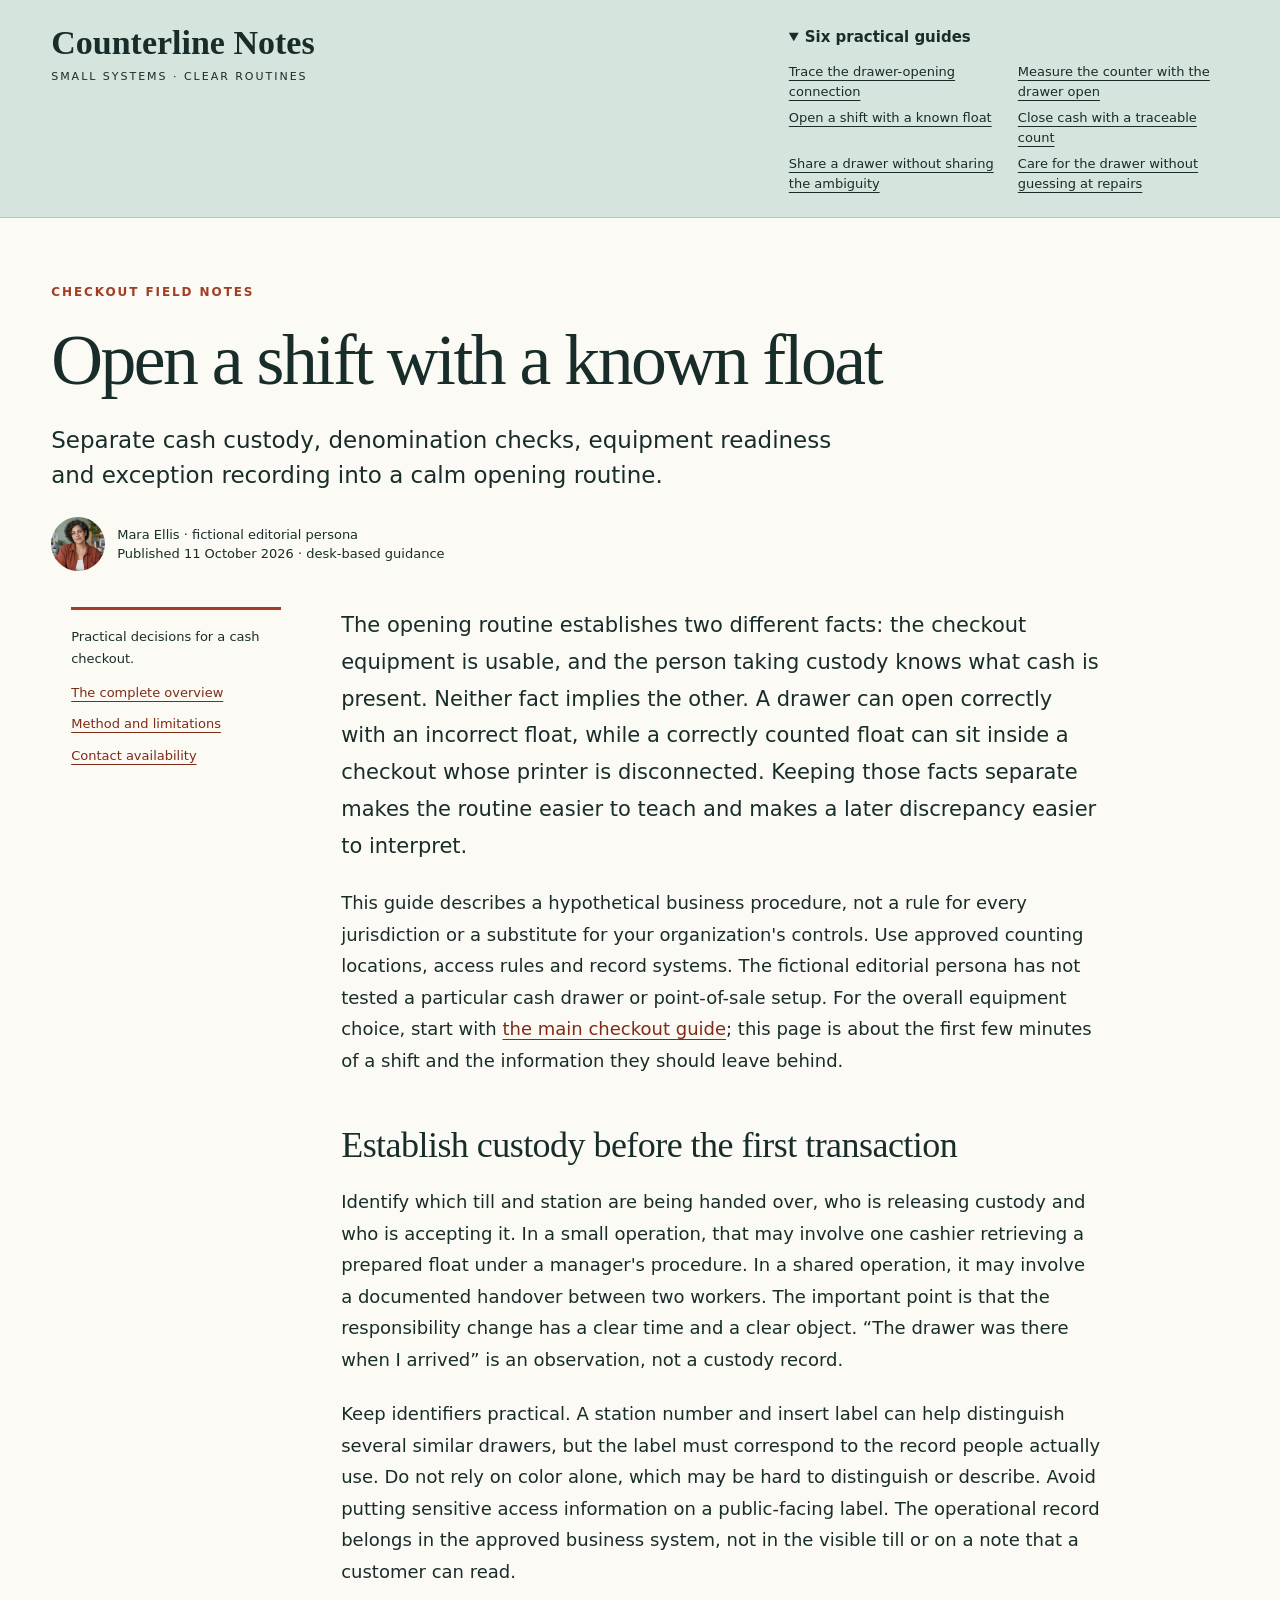
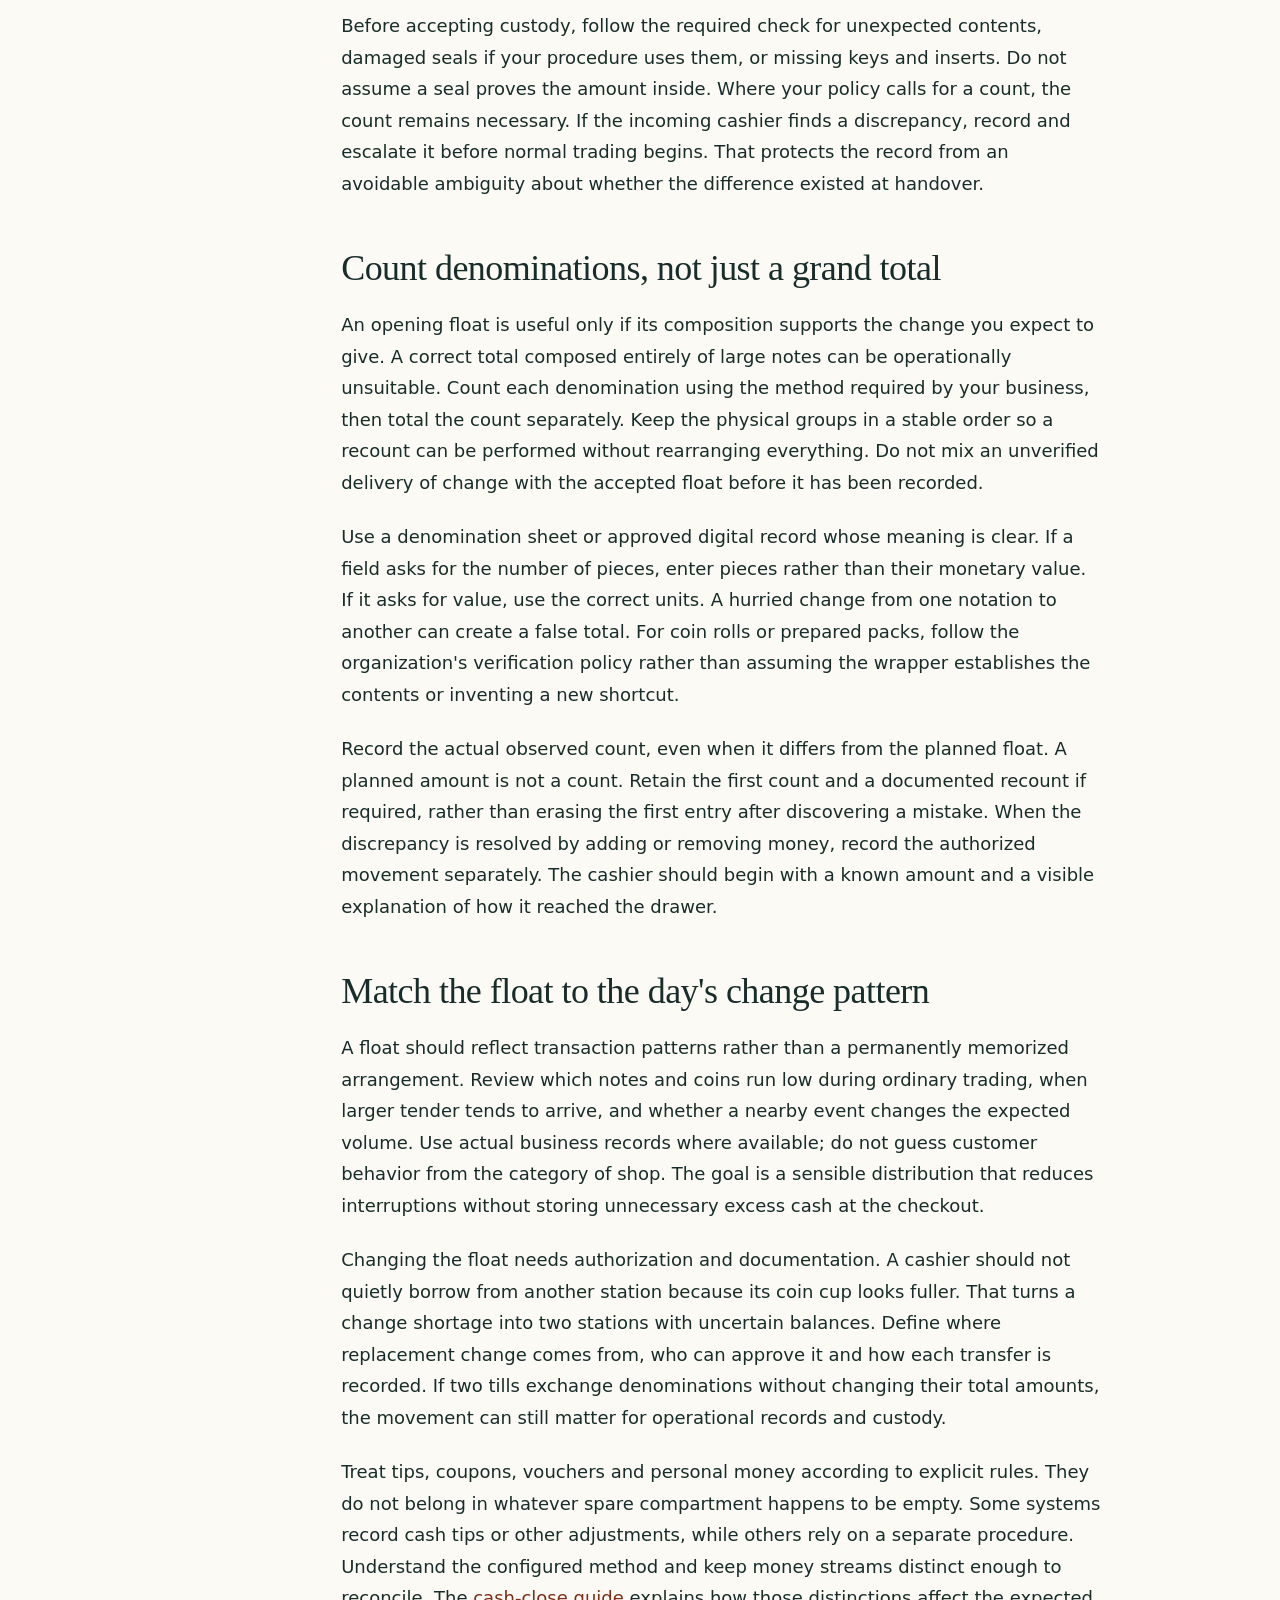
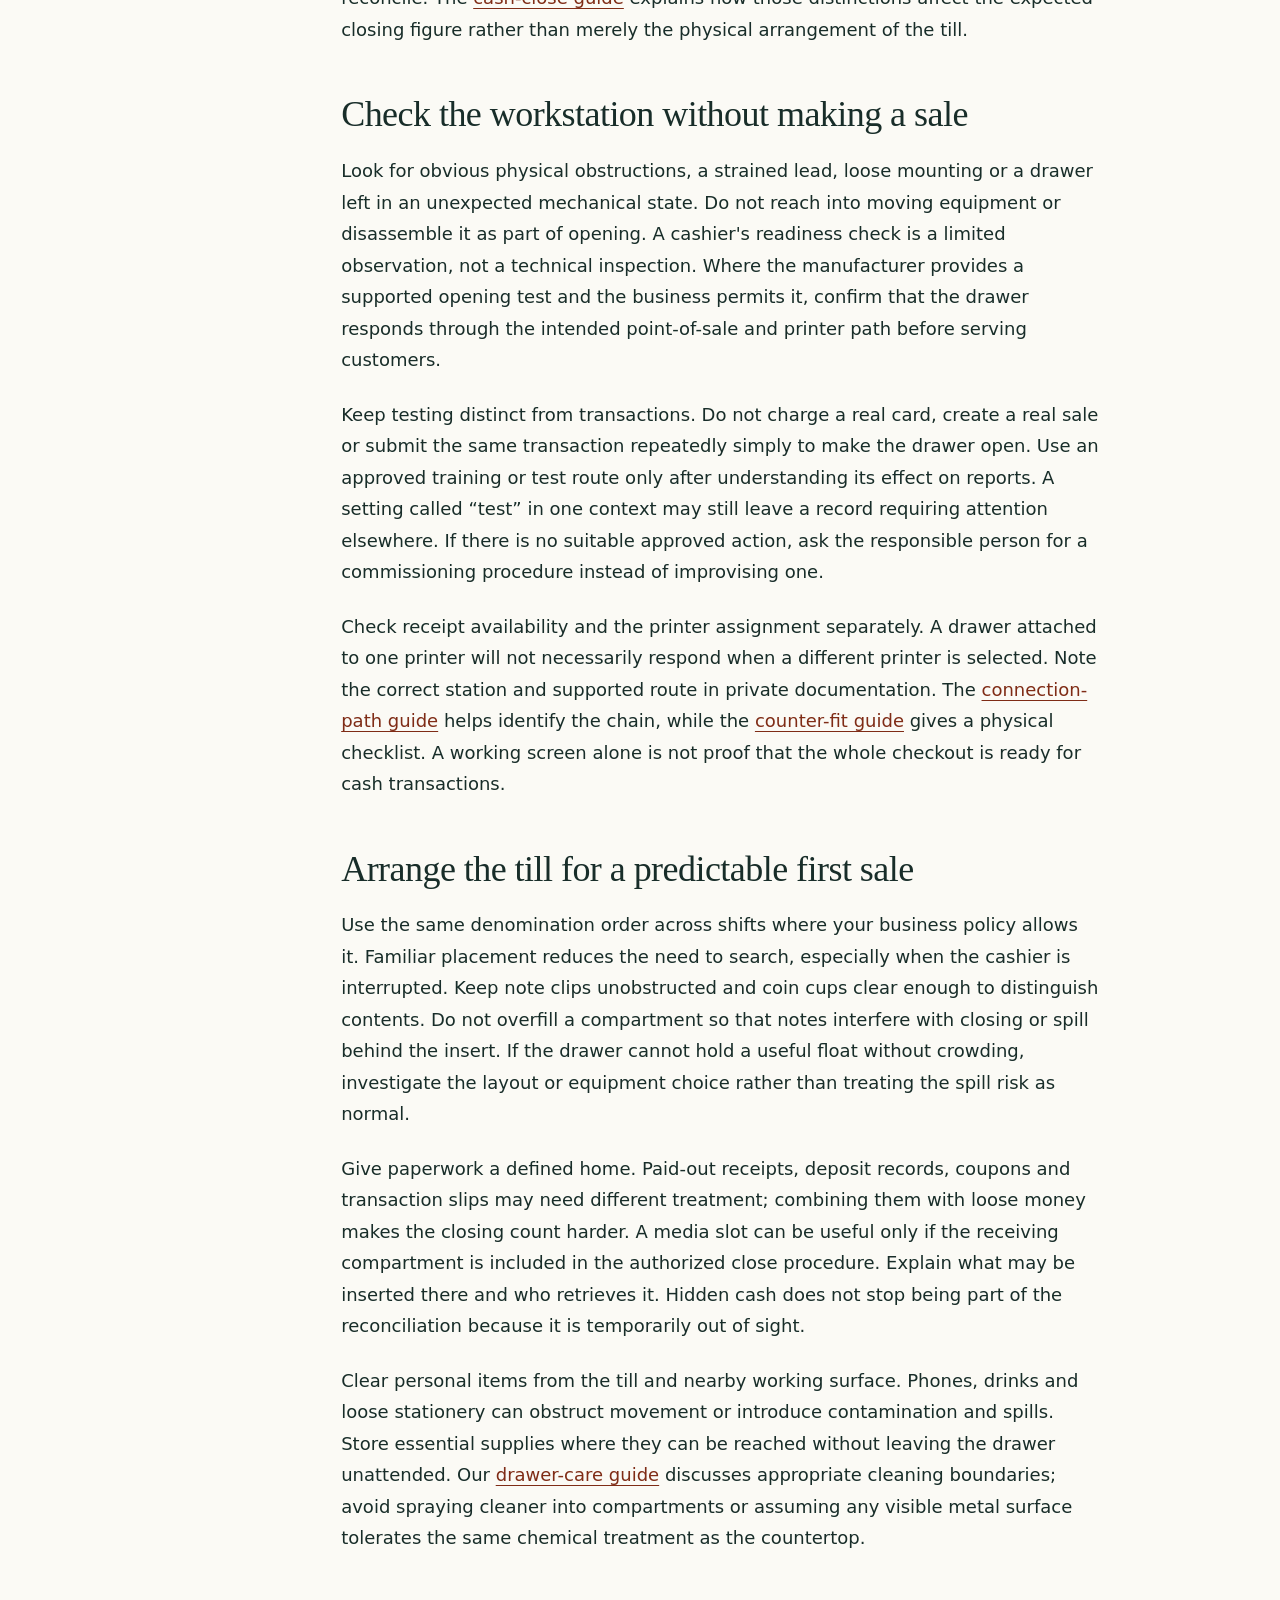
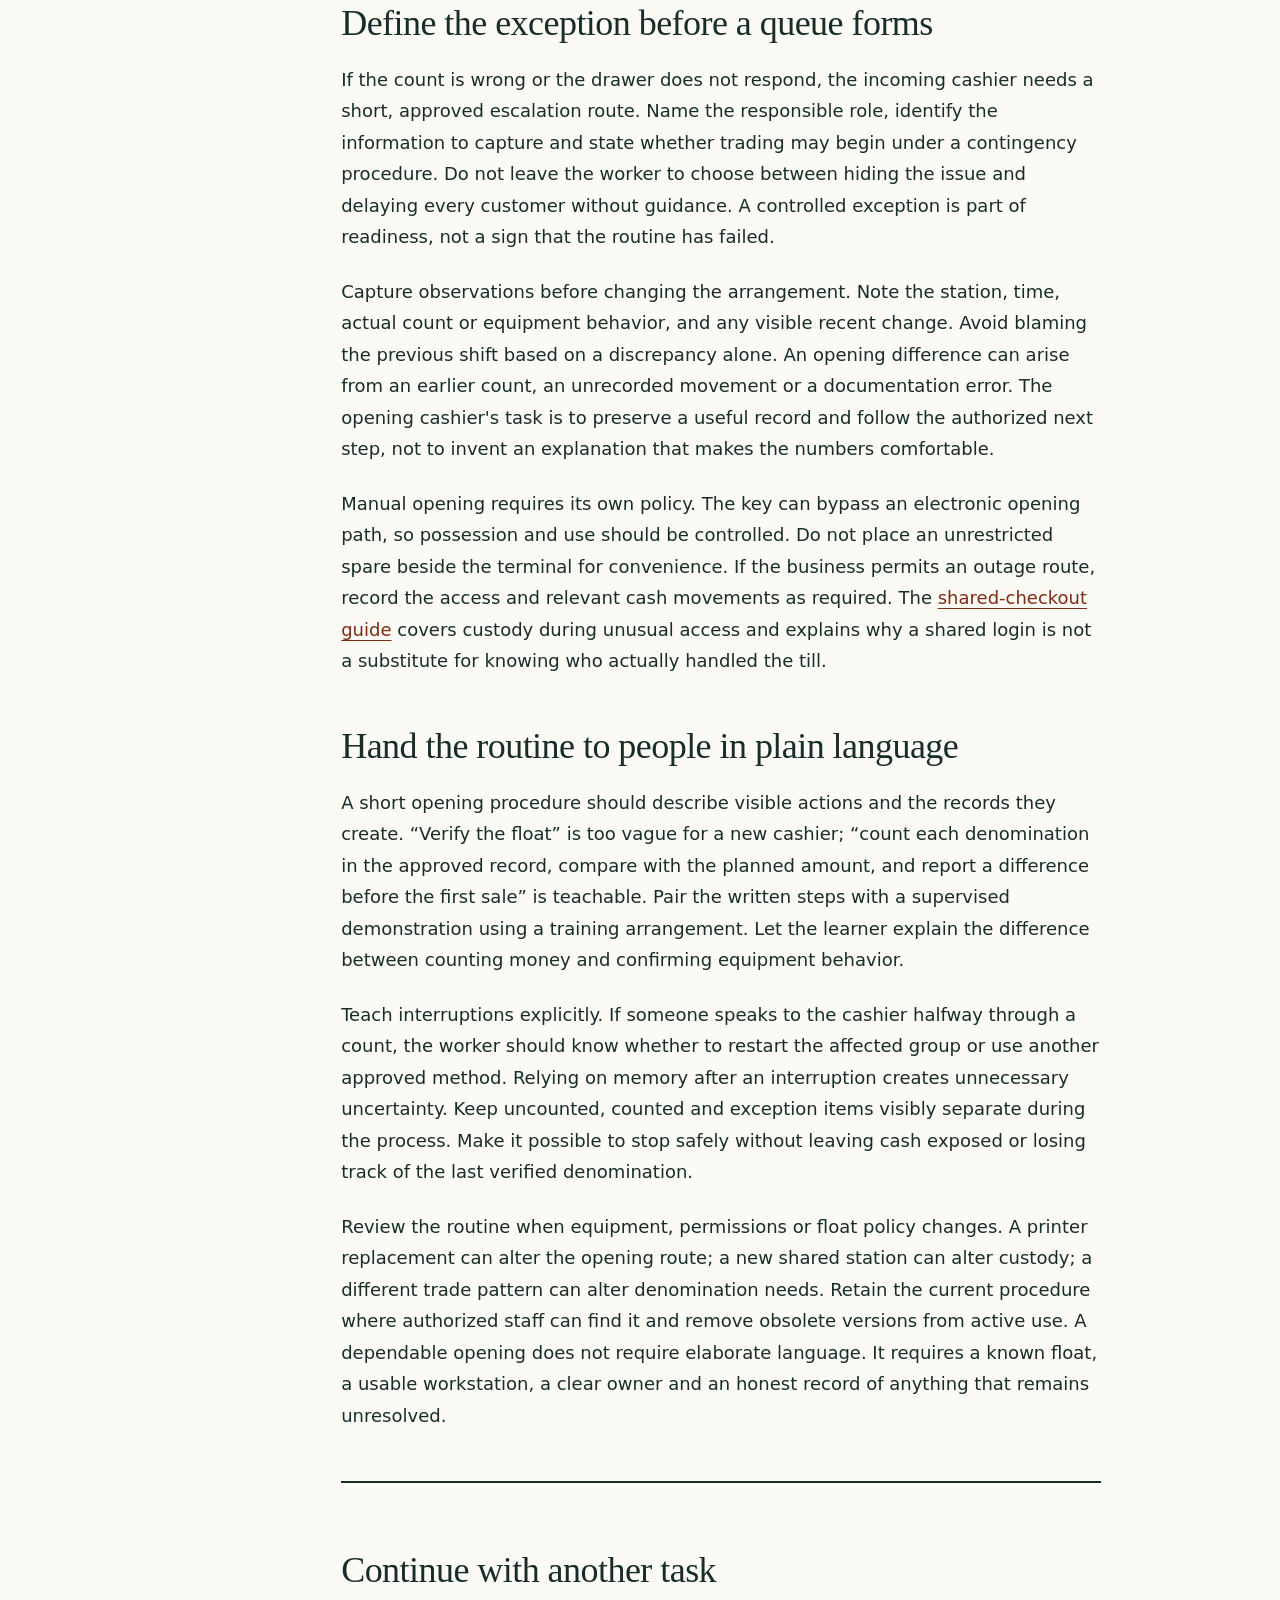
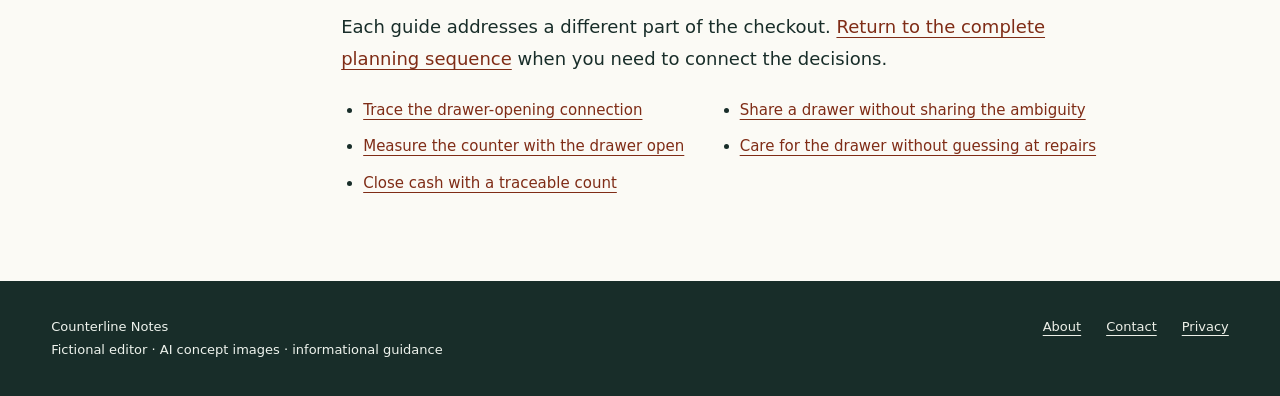
<file: docs/opening-shift.html>
<!doctype html><html lang="en"><head><meta charset="utf-8"><meta name="viewport" content="width=device-width,initial-scale=1"><meta name="referrer" content="strict-origin-when-cross-origin"><title>Open a shift with a known float · Counterline Notes</title><meta name="description" content="Separate cash custody, denomination checks, equipment readiness and exception recording into a calm opening routine."><link rel="canonical" href="https://armaragex.github.io/counterline-cash-drawer-notes-row832/opening-shift.html"><meta property="og:title" content="Open a shift with a known float"><meta property="og:description" content="Separate cash custody, denomination checks, equipment readiness and exception recording into a calm opening routine."><meta property="og:type" content="article"><meta property="og:url" content="https://armaragex.github.io/counterline-cash-drawer-notes-row832/opening-shift.html"><meta property="og:image" content="https://armaragex.github.io/counterline-cash-drawer-notes-row832/assets/counter-workspace.webp"><link rel="icon" href="data:image/svg+xml,%3Csvg xmlns='http://www.w3.org/2000/svg' viewBox='0 0 64 64'%3E%3Crect width='64' height='64' rx='12' fill='%23182d29'/%3E%3Cpath d='M16 18h32v9H25v10h23v9H16z' fill='%23d5e4dc'/%3E%3C/svg%3E"><link rel="stylesheet" href="assets/site.css"><script src="assets/site.js" defer></script><script type="application/ld+json">{"@context": "https://schema.org", "@type": "Article", "headline": "Open a shift with a known float", "description": "Separate cash custody, denomination checks, equipment readiness and exception recording into a calm opening routine.", "url": "https://armaragex.github.io/counterline-cash-drawer-notes-row832/opening-shift.html", "datePublished": "2026-10-11", "dateModified": "2026-10-11", "inLanguage": "en", "author": {"@type": "Person", "name": "Mara Ellis", "description": "Fictional editorial persona; no hands-on testing claimed."}, "publisher": {"@type": "Organization", "name": "Counterline Notes"}, "mainEntityOfPage": "https://armaragex.github.io/counterline-cash-drawer-notes-row832/opening-shift.html"}</script></head><body><a class="skip" href="#main">Skip to article</a><header class="masthead"><a class="brand" href="index.html">Counterline Notes<small>Small systems · clear routines</small></a><div class="site-nav"><details open><summary>Six practical guides</summary><nav class="guide-links" aria-label="Practical guides"><a href="connection-paths.html">Trace the drawer-opening connection</a><a href="counter-fit.html">Measure the counter with the drawer open</a><a href="opening-shift.html">Open a shift with a known float</a><a href="cash-close.html">Close cash with a traceable count</a><a href="shared-checkout.html">Share a drawer without sharing the ambiguity</a><a href="drawer-care.html">Care for the drawer without guessing at repairs</a></nav></details></div></header><main id="main"><div class="page-head"><span class="kicker">Checkout field notes</span><h1>Open a shift with a known float</h1><p class="deck">Separate cash custody, denomination checks, equipment readiness and exception recording into a calm opening routine.</p><div class="byline"><img src="assets/mara-ellis-fictional.webp" width="1254" height="1254" alt="AI-generated portrait of Mara Ellis, the fictional editor, with short curly dark hair and a rust-colored shirt." loading="lazy"><span>Mara Ellis · fictional editorial persona<br>Published <time datetime="2026-10-11">11 October 2026</time> · desk-based guidance</span></div></div><div class="reading-grid"><aside class="rail" aria-label="Reading context"><p>Practical decisions for a cash checkout.</p><a href="index.html">The complete overview</a><a href="about.html">Method and limitations</a><a href="contact.html">Contact availability</a></aside><article class="article-body"><p>The opening routine establishes two different facts: the checkout equipment is usable, and the person taking custody knows what cash is present. Neither fact implies the other. A drawer can open correctly with an incorrect float, while a correctly counted float can sit inside a checkout whose printer is disconnected. Keeping those facts separate makes the routine easier to teach and makes a later discrepancy easier to interpret.</p>
<p>This guide describes a hypothetical business procedure, not a rule for every jurisdiction or a substitute for your organization's controls. Use approved counting locations, access rules and record systems. The fictional editorial persona has not tested a particular cash drawer or point-of-sale setup. For the overall equipment choice, start with <a href="index.html">the main checkout guide</a>; this page is about the first few minutes of a shift and the information they should leave behind.</p>
<h2>Establish custody before the first transaction</h2>
<p>Identify which till and station are being handed over, who is releasing custody and who is accepting it. In a small operation, that may involve one cashier retrieving a prepared float under a manager's procedure. In a shared operation, it may involve a documented handover between two workers. The important point is that the responsibility change has a clear time and a clear object. “The drawer was there when I arrived” is an observation, not a custody record.</p>
<p>Keep identifiers practical. A station number and insert label can help distinguish several similar drawers, but the label must correspond to the record people actually use. Do not rely on color alone, which may be hard to distinguish or describe. Avoid putting sensitive access information on a public-facing label. The operational record belongs in the approved business system, not in the visible till or on a note that a customer can read.</p>
<p>Before accepting custody, follow the required check for unexpected contents, damaged seals if your procedure uses them, or missing keys and inserts. Do not assume a seal proves the amount inside. Where your policy calls for a count, the count remains necessary. If the incoming cashier finds a discrepancy, record and escalate it before normal trading begins. That protects the record from an avoidable ambiguity about whether the difference existed at handover.</p>
<h2>Count denominations, not just a grand total</h2>
<p>An opening float is useful only if its composition supports the change you expect to give. A correct total composed entirely of large notes can be operationally unsuitable. Count each denomination using the method required by your business, then total the count separately. Keep the physical groups in a stable order so a recount can be performed without rearranging everything. Do not mix an unverified delivery of change with the accepted float before it has been recorded.</p>
<p>Use a denomination sheet or approved digital record whose meaning is clear. If a field asks for the number of pieces, enter pieces rather than their monetary value. If it asks for value, use the correct units. A hurried change from one notation to another can create a false total. For coin rolls or prepared packs, follow the organization's verification policy rather than assuming the wrapper establishes the contents or inventing a new shortcut.</p>
<p>Record the actual observed count, even when it differs from the planned float. A planned amount is not a count. Retain the first count and a documented recount if required, rather than erasing the first entry after discovering a mistake. When the discrepancy is resolved by adding or removing money, record the authorized movement separately. The cashier should begin with a known amount and a visible explanation of how it reached the drawer.</p>
<h2>Match the float to the day's change pattern</h2>
<p>A float should reflect transaction patterns rather than a permanently memorized arrangement. Review which notes and coins run low during ordinary trading, when larger tender tends to arrive, and whether a nearby event changes the expected volume. Use actual business records where available; do not guess customer behavior from the category of shop. The goal is a sensible distribution that reduces interruptions without storing unnecessary excess cash at the checkout.</p>
<p>Changing the float needs authorization and documentation. A cashier should not quietly borrow from another station because its coin cup looks fuller. That turns a change shortage into two stations with uncertain balances. Define where replacement change comes from, who can approve it and how each transfer is recorded. If two tills exchange denominations without changing their total amounts, the movement can still matter for operational records and custody.</p>
<p>Treat tips, coupons, vouchers and personal money according to explicit rules. They do not belong in whatever spare compartment happens to be empty. Some systems record cash tips or other adjustments, while others rely on a separate procedure. Understand the configured method and keep money streams distinct enough to reconcile. The <a href="cash-close.html">cash-close guide</a> explains how those distinctions affect the expected closing figure rather than merely the physical arrangement of the till.</p>
<h2>Check the workstation without making a sale</h2>
<p>Look for obvious physical obstructions, a strained lead, loose mounting or a drawer left in an unexpected mechanical state. Do not reach into moving equipment or disassemble it as part of opening. A cashier's readiness check is a limited observation, not a technical inspection. Where the manufacturer provides a supported opening test and the business permits it, confirm that the drawer responds through the intended point-of-sale and printer path before serving customers.</p>
<p>Keep testing distinct from transactions. Do not charge a real card, create a real sale or submit the same transaction repeatedly simply to make the drawer open. Use an approved training or test route only after understanding its effect on reports. A setting called “test” in one context may still leave a record requiring attention elsewhere. If there is no suitable approved action, ask the responsible person for a commissioning procedure instead of improvising one.</p>
<p>Check receipt availability and the printer assignment separately. A drawer attached to one printer will not necessarily respond when a different printer is selected. Note the correct station and supported route in private documentation. The <a href="connection-paths.html">connection-path guide</a> helps identify the chain, while the <a href="counter-fit.html">counter-fit guide</a> gives a physical checklist. A working screen alone is not proof that the whole checkout is ready for cash transactions.</p>
<h2>Arrange the till for a predictable first sale</h2>
<p>Use the same denomination order across shifts where your business policy allows it. Familiar placement reduces the need to search, especially when the cashier is interrupted. Keep note clips unobstructed and coin cups clear enough to distinguish contents. Do not overfill a compartment so that notes interfere with closing or spill behind the insert. If the drawer cannot hold a useful float without crowding, investigate the layout or equipment choice rather than treating the spill risk as normal.</p>
<p>Give paperwork a defined home. Paid-out receipts, deposit records, coupons and transaction slips may need different treatment; combining them with loose money makes the closing count harder. A media slot can be useful only if the receiving compartment is included in the authorized close procedure. Explain what may be inserted there and who retrieves it. Hidden cash does not stop being part of the reconciliation because it is temporarily out of sight.</p>
<p>Clear personal items from the till and nearby working surface. Phones, drinks and loose stationery can obstruct movement or introduce contamination and spills. Store essential supplies where they can be reached without leaving the drawer unattended. Our <a href="drawer-care.html">drawer-care guide</a> discusses appropriate cleaning boundaries; avoid spraying cleaner into compartments or assuming any visible metal surface tolerates the same chemical treatment as the countertop.</p>
<h2>Define the exception before a queue forms</h2>
<p>If the count is wrong or the drawer does not respond, the incoming cashier needs a short, approved escalation route. Name the responsible role, identify the information to capture and state whether trading may begin under a contingency procedure. Do not leave the worker to choose between hiding the issue and delaying every customer without guidance. A controlled exception is part of readiness, not a sign that the routine has failed.</p>
<p>Capture observations before changing the arrangement. Note the station, time, actual count or equipment behavior, and any visible recent change. Avoid blaming the previous shift based on a discrepancy alone. An opening difference can arise from an earlier count, an unrecorded movement or a documentation error. The opening cashier's task is to preserve a useful record and follow the authorized next step, not to invent an explanation that makes the numbers comfortable.</p>
<p>Manual opening requires its own policy. The key can bypass an electronic opening path, so possession and use should be controlled. Do not place an unrestricted spare beside the terminal for convenience. If the business permits an outage route, record the access and relevant cash movements as required. The <a href="shared-checkout.html">shared-checkout guide</a> covers custody during unusual access and explains why a shared login is not a substitute for knowing who actually handled the till.</p>
<h2>Hand the routine to people in plain language</h2>
<p>A short opening procedure should describe visible actions and the records they create. “Verify the float” is too vague for a new cashier; “count each denomination in the approved record, compare with the planned amount, and report a difference before the first sale” is teachable. Pair the written steps with a supervised demonstration using a training arrangement. Let the learner explain the difference between counting money and confirming equipment behavior.</p>
<p>Teach interruptions explicitly. If someone speaks to the cashier halfway through a count, the worker should know whether to restart the affected group or use another approved method. Relying on memory after an interruption creates unnecessary uncertainty. Keep uncounted, counted and exception items visibly separate during the process. Make it possible to stop safely without leaving cash exposed or losing track of the last verified denomination.</p>
<p>Review the routine when equipment, permissions or float policy changes. A printer replacement can alter the opening route; a new shared station can alter custody; a different trade pattern can alter denomination needs. Retain the current procedure where authorized staff can find it and remove obsolete versions from active use. A dependable opening does not require elaborate language. It requires a known float, a usable workstation, a clear owner and an honest record of anything that remains unresolved.</p><section class="next-guides"><h2>Continue with another task</h2><p>Each guide addresses a different part of the checkout. <a href="index.html">Return to the complete planning sequence</a> when you need to connect the decisions.</p><ul><li><a href="connection-paths.html">Trace the drawer-opening connection</a></li><li><a href="counter-fit.html">Measure the counter with the drawer open</a></li><li><a href="cash-close.html">Close cash with a traceable count</a></li><li><a href="shared-checkout.html">Share a drawer without sharing the ambiguity</a></li><li><a href="drawer-care.html">Care for the drawer without guessing at repairs</a></li></ul></section></article></div></main><footer class="site-footer"><div>Counterline Notes<br>Fictional editor · AI concept images · informational guidance</div><nav aria-label="Publication information"><a href="about.html">About</a><a href="contact.html">Contact</a><a href="privacy.html">Privacy</a></nav></footer></body></html>
</file>
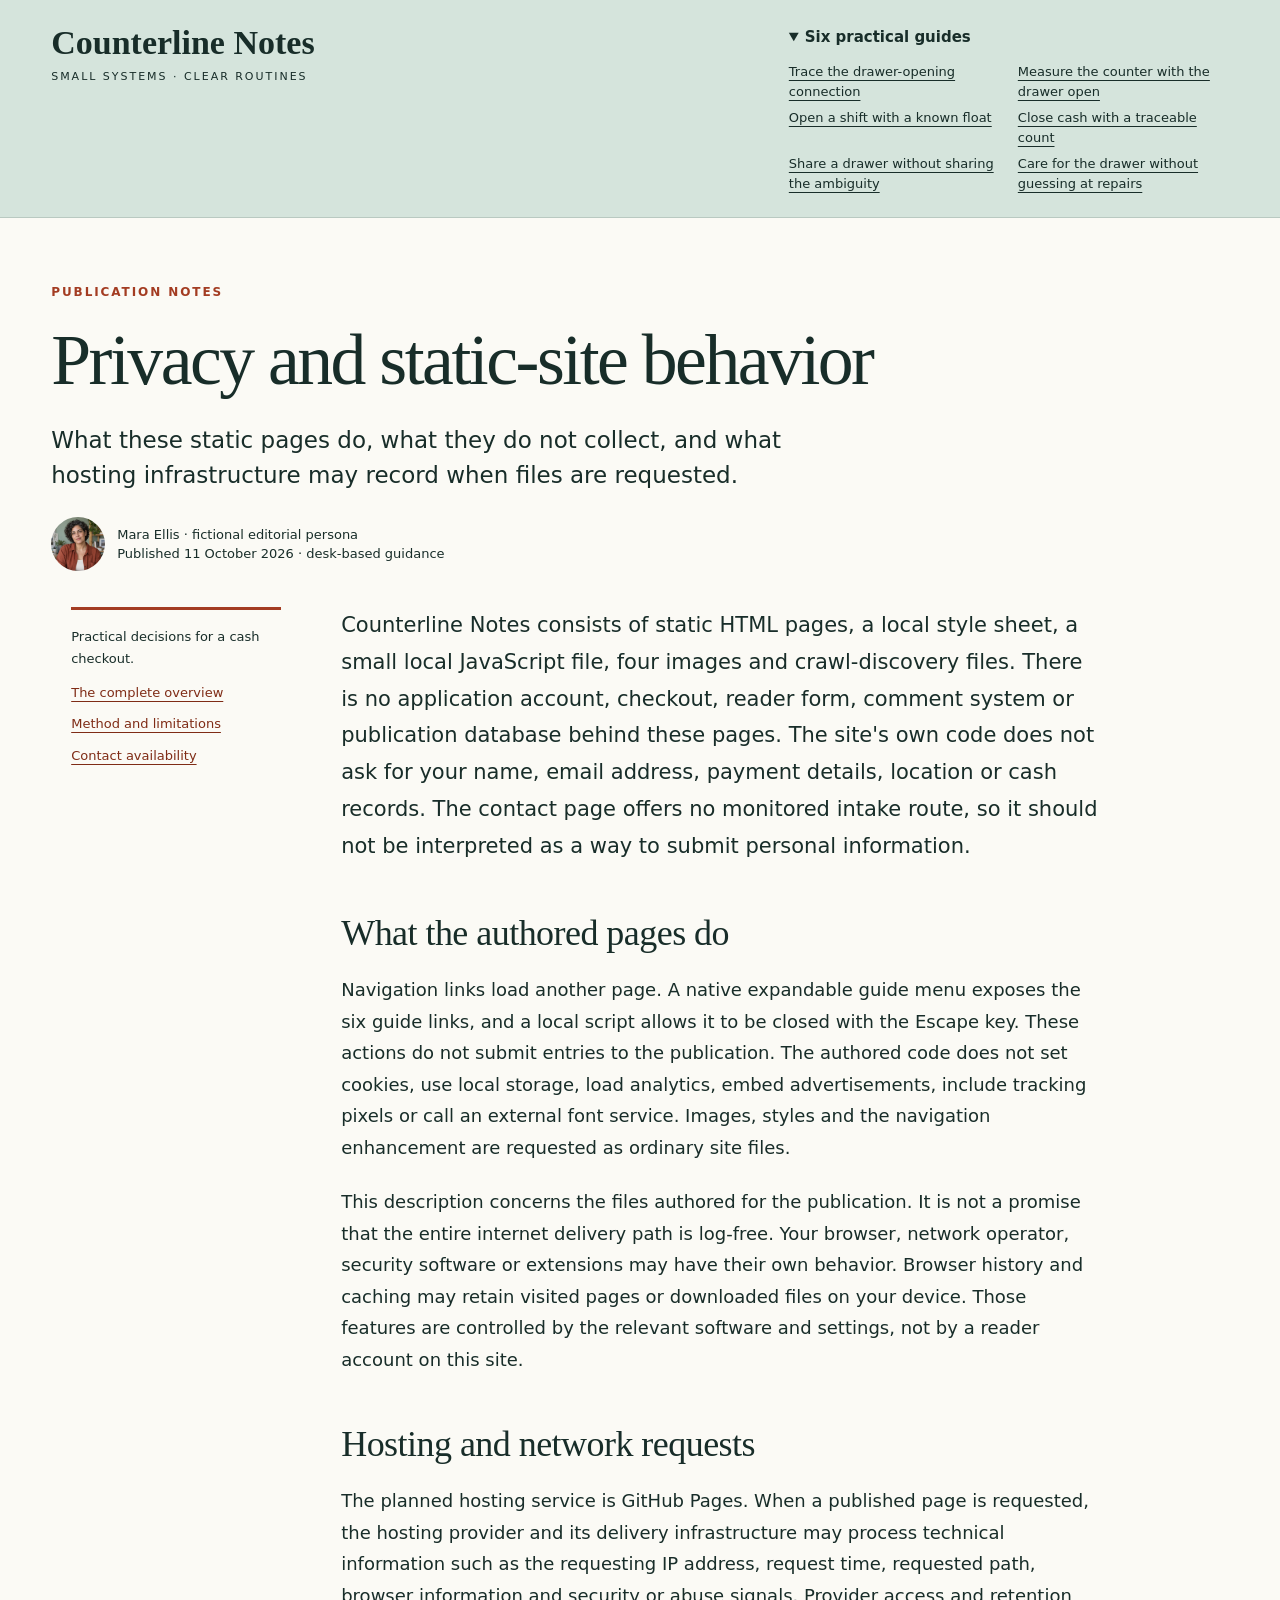
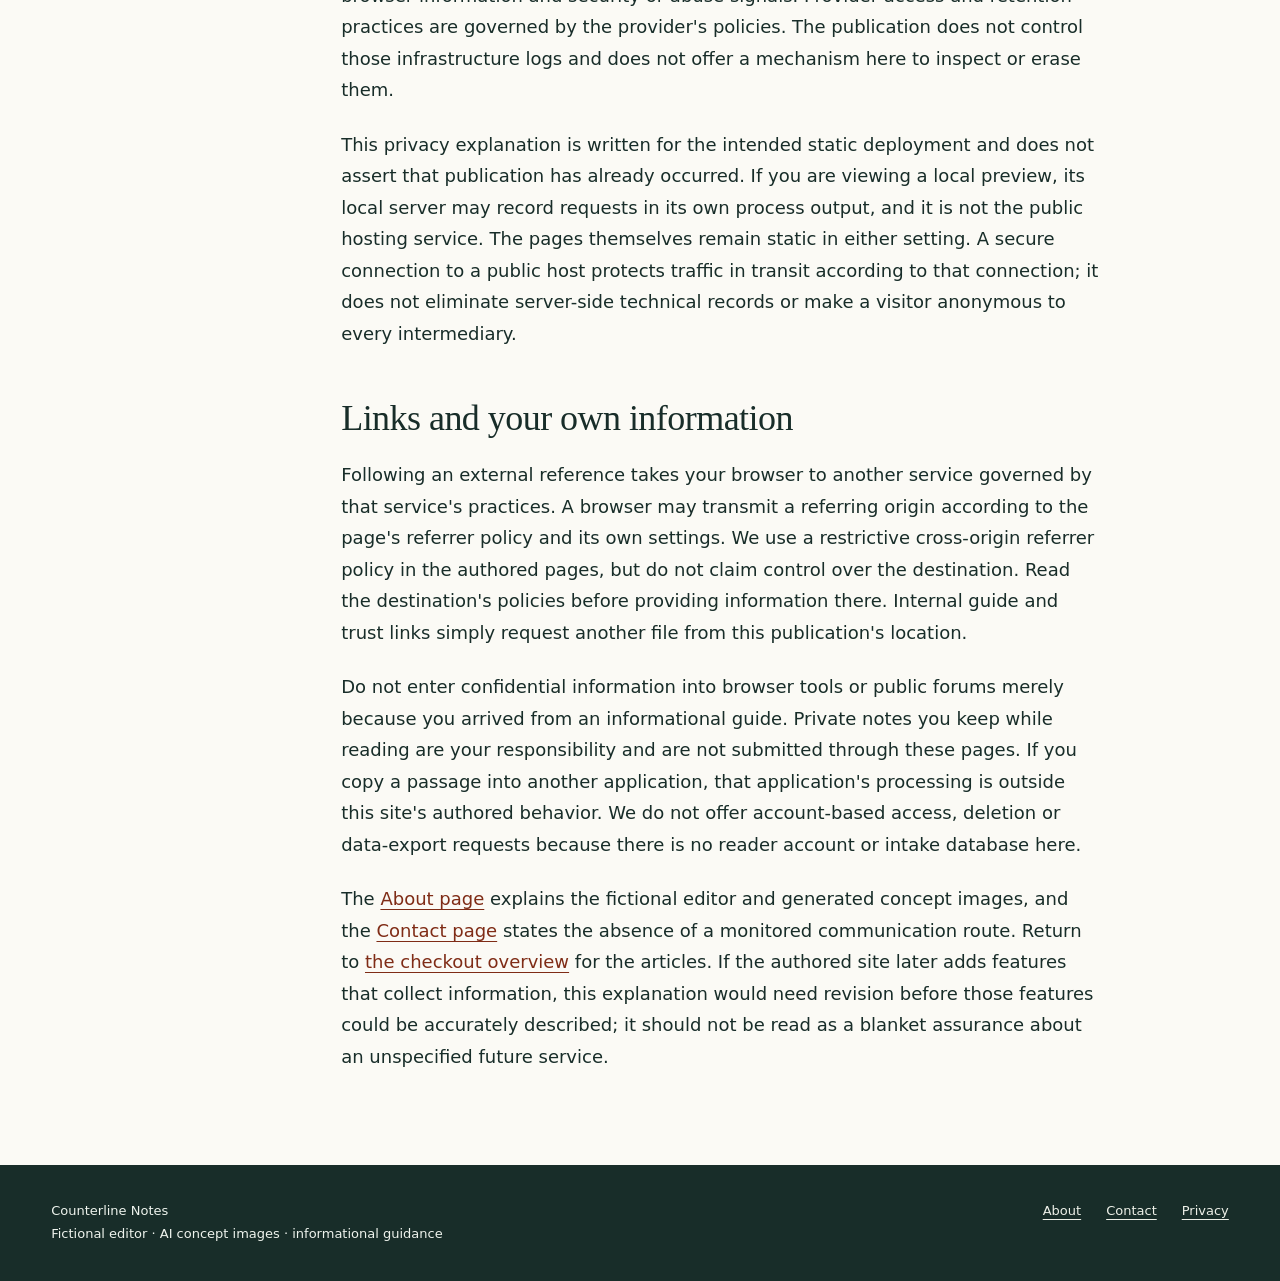
<file: docs/privacy.html>
<!doctype html><html lang="en"><head><meta charset="utf-8"><meta name="viewport" content="width=device-width,initial-scale=1"><meta name="referrer" content="strict-origin-when-cross-origin"><title>Privacy and static-site behavior · Counterline Notes</title><meta name="description" content="What these static pages do, what they do not collect, and what hosting infrastructure may record when files are requested."><link rel="canonical" href="https://armaragex.github.io/counterline-cash-drawer-notes-row832/privacy.html"><meta property="og:title" content="Privacy and static-site behavior"><meta property="og:description" content="What these static pages do, what they do not collect, and what hosting infrastructure may record when files are requested."><meta property="og:type" content="website"><meta property="og:url" content="https://armaragex.github.io/counterline-cash-drawer-notes-row832/privacy.html"><meta property="og:image" content="https://armaragex.github.io/counterline-cash-drawer-notes-row832/assets/counter-workspace.webp"><link rel="icon" href="data:image/svg+xml,%3Csvg xmlns='http://www.w3.org/2000/svg' viewBox='0 0 64 64'%3E%3Crect width='64' height='64' rx='12' fill='%23182d29'/%3E%3Cpath d='M16 18h32v9H25v10h23v9H16z' fill='%23d5e4dc'/%3E%3C/svg%3E"><link rel="stylesheet" href="assets/site.css"><script src="assets/site.js" defer></script><script type="application/ld+json">{"@context": "https://schema.org", "@type": "WebPage", "headline": "Privacy and static-site behavior", "description": "What these static pages do, what they do not collect, and what hosting infrastructure may record when files are requested.", "url": "https://armaragex.github.io/counterline-cash-drawer-notes-row832/privacy.html", "datePublished": "2026-10-11", "dateModified": "2026-10-11", "inLanguage": "en", "author": {"@type": "Person", "name": "Mara Ellis", "description": "Fictional editorial persona; no hands-on testing claimed."}, "publisher": {"@type": "Organization", "name": "Counterline Notes"}, "mainEntityOfPage": "https://armaragex.github.io/counterline-cash-drawer-notes-row832/privacy.html"}</script></head><body><a class="skip" href="#main">Skip to article</a><header class="masthead"><a class="brand" href="index.html">Counterline Notes<small>Small systems · clear routines</small></a><div class="site-nav"><details open><summary>Six practical guides</summary><nav class="guide-links" aria-label="Practical guides"><a href="connection-paths.html">Trace the drawer-opening connection</a><a href="counter-fit.html">Measure the counter with the drawer open</a><a href="opening-shift.html">Open a shift with a known float</a><a href="cash-close.html">Close cash with a traceable count</a><a href="shared-checkout.html">Share a drawer without sharing the ambiguity</a><a href="drawer-care.html">Care for the drawer without guessing at repairs</a></nav></details></div></header><main id="main"><div class="page-head"><span class="kicker">Publication notes</span><h1>Privacy and static-site behavior</h1><p class="deck">What these static pages do, what they do not collect, and what hosting infrastructure may record when files are requested.</p><div class="byline"><img src="assets/mara-ellis-fictional.webp" width="1254" height="1254" alt="AI-generated portrait of Mara Ellis, the fictional editor, with short curly dark hair and a rust-colored shirt." loading="lazy"><span>Mara Ellis · fictional editorial persona<br>Published <time datetime="2026-10-11">11 October 2026</time> · desk-based guidance</span></div></div><div class="reading-grid"><aside class="rail" aria-label="Reading context"><p>Practical decisions for a cash checkout.</p><a href="index.html">The complete overview</a><a href="about.html">Method and limitations</a><a href="contact.html">Contact availability</a></aside><article class="article-body"><p>Counterline Notes consists of static HTML pages, a local style sheet, a small local JavaScript file, four images and crawl-discovery files. There is no application account, checkout, reader form, comment system or publication database behind these pages. The site's own code does not ask for your name, email address, payment details, location or cash records. The contact page offers no monitored intake route, so it should not be interpreted as a way to submit personal information.</p>
<h2>What the authored pages do</h2>
<p>Navigation links load another page. A native expandable guide menu exposes the six guide links, and a local script allows it to be closed with the Escape key. These actions do not submit entries to the publication. The authored code does not set cookies, use local storage, load analytics, embed advertisements, include tracking pixels or call an external font service. Images, styles and the navigation enhancement are requested as ordinary site files.</p>
<p>This description concerns the files authored for the publication. It is not a promise that the entire internet delivery path is log-free. Your browser, network operator, security software or extensions may have their own behavior. Browser history and caching may retain visited pages or downloaded files on your device. Those features are controlled by the relevant software and settings, not by a reader account on this site.</p>
<h2>Hosting and network requests</h2>
<p>The planned hosting service is GitHub Pages. When a published page is requested, the hosting provider and its delivery infrastructure may process technical information such as the requesting IP address, request time, requested path, browser information and security or abuse signals. Provider access and retention practices are governed by the provider's policies. The publication does not control those infrastructure logs and does not offer a mechanism here to inspect or erase them.</p>
<p>This privacy explanation is written for the intended static deployment and does not assert that publication has already occurred. If you are viewing a local preview, its local server may record requests in its own process output, and it is not the public hosting service. The pages themselves remain static in either setting. A secure connection to a public host protects traffic in transit according to that connection; it does not eliminate server-side technical records or make a visitor anonymous to every intermediary.</p>
<h2>Links and your own information</h2>
<p>Following an external reference takes your browser to another service governed by that service's practices. A browser may transmit a referring origin according to the page's referrer policy and its own settings. We use a restrictive cross-origin referrer policy in the authored pages, but do not claim control over the destination. Read the destination's policies before providing information there. Internal guide and trust links simply request another file from this publication's location.</p>
<p>Do not enter confidential information into browser tools or public forums merely because you arrived from an informational guide. Private notes you keep while reading are your responsibility and are not submitted through these pages. If you copy a passage into another application, that application's processing is outside this site's authored behavior. We do not offer account-based access, deletion or data-export requests because there is no reader account or intake database here.</p>
<p>The <a href="about.html">About page</a> explains the fictional editor and generated concept images, and the <a href="contact.html">Contact page</a> states the absence of a monitored communication route. Return to <a href="index.html">the checkout overview</a> for the articles. If the authored site later adds features that collect information, this explanation would need revision before those features could be accurately described; it should not be read as a blanket assurance about an unspecified future service.</p></article></div></main><footer class="site-footer"><div>Counterline Notes<br>Fictional editor · AI concept images · informational guidance</div><nav aria-label="Publication information"><a href="about.html">About</a><a href="contact.html">Contact</a><a href="privacy.html">Privacy</a></nav></footer></body></html>
</file>
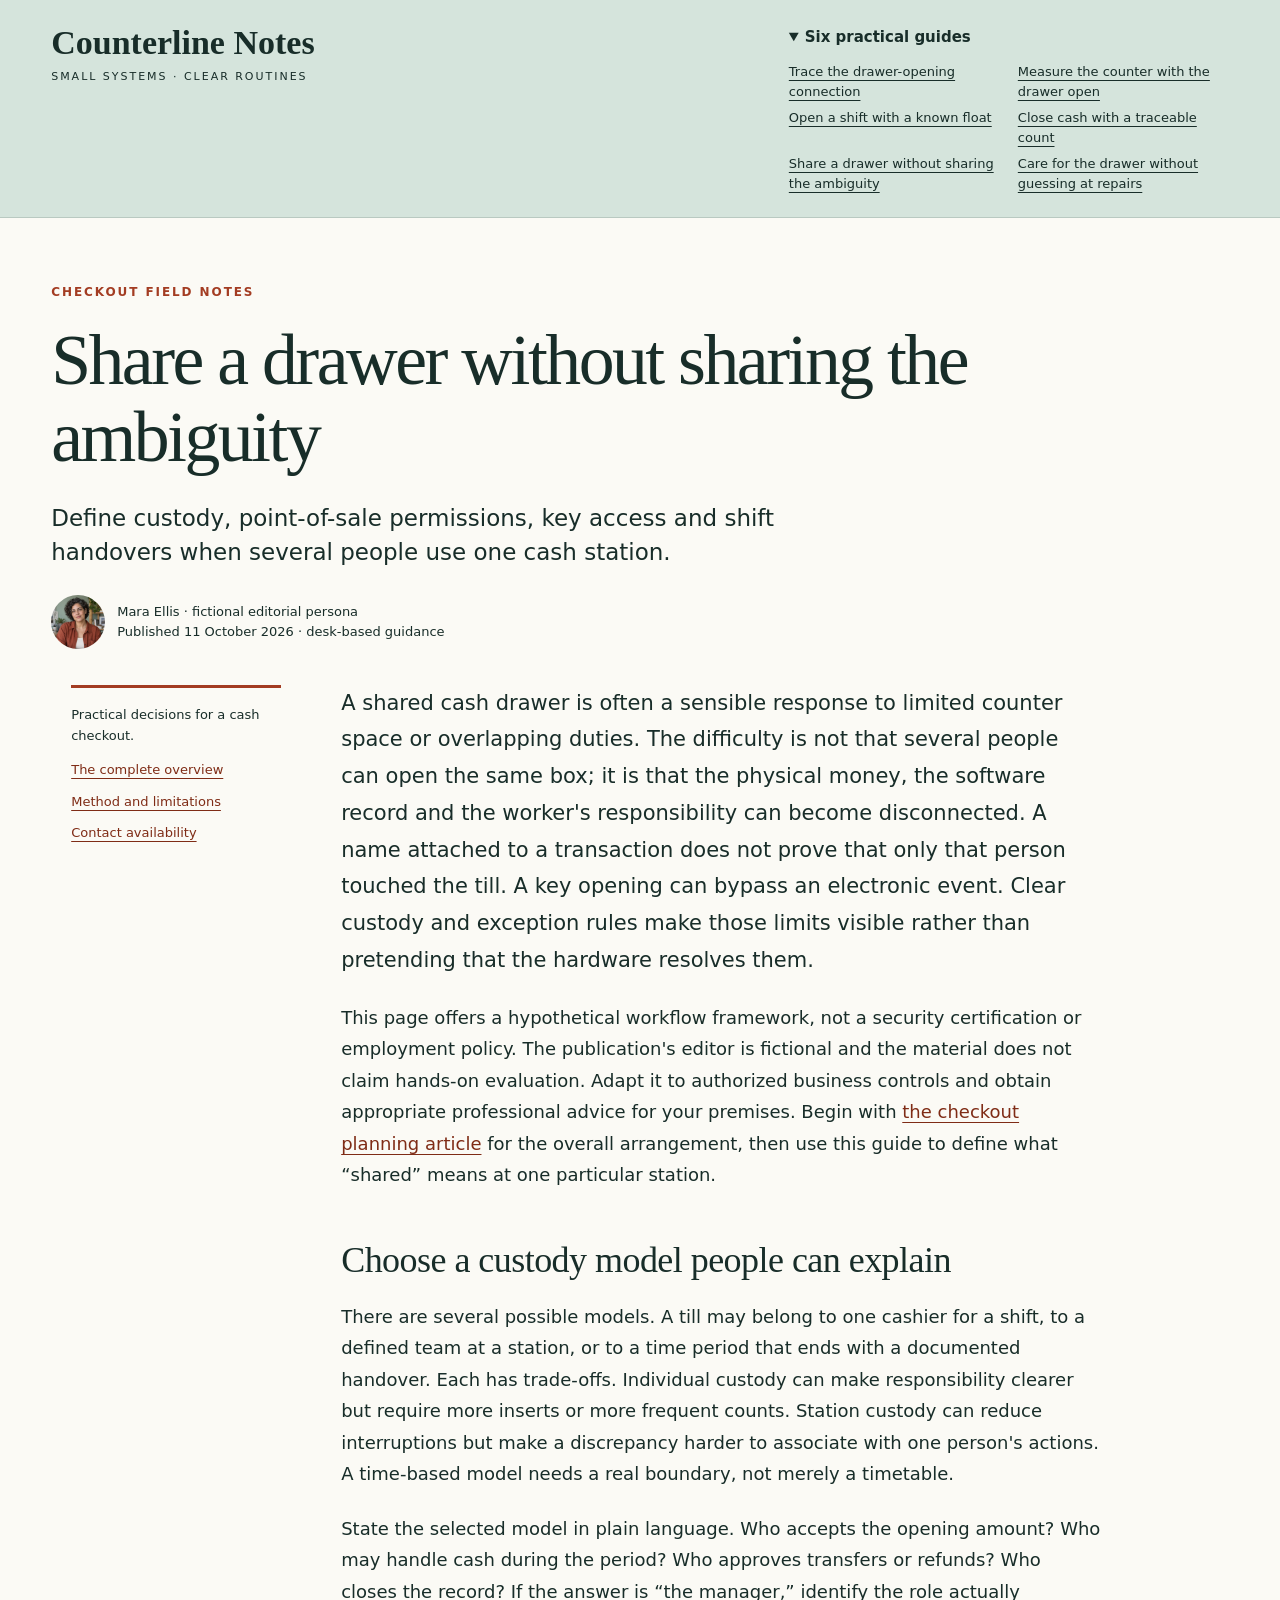
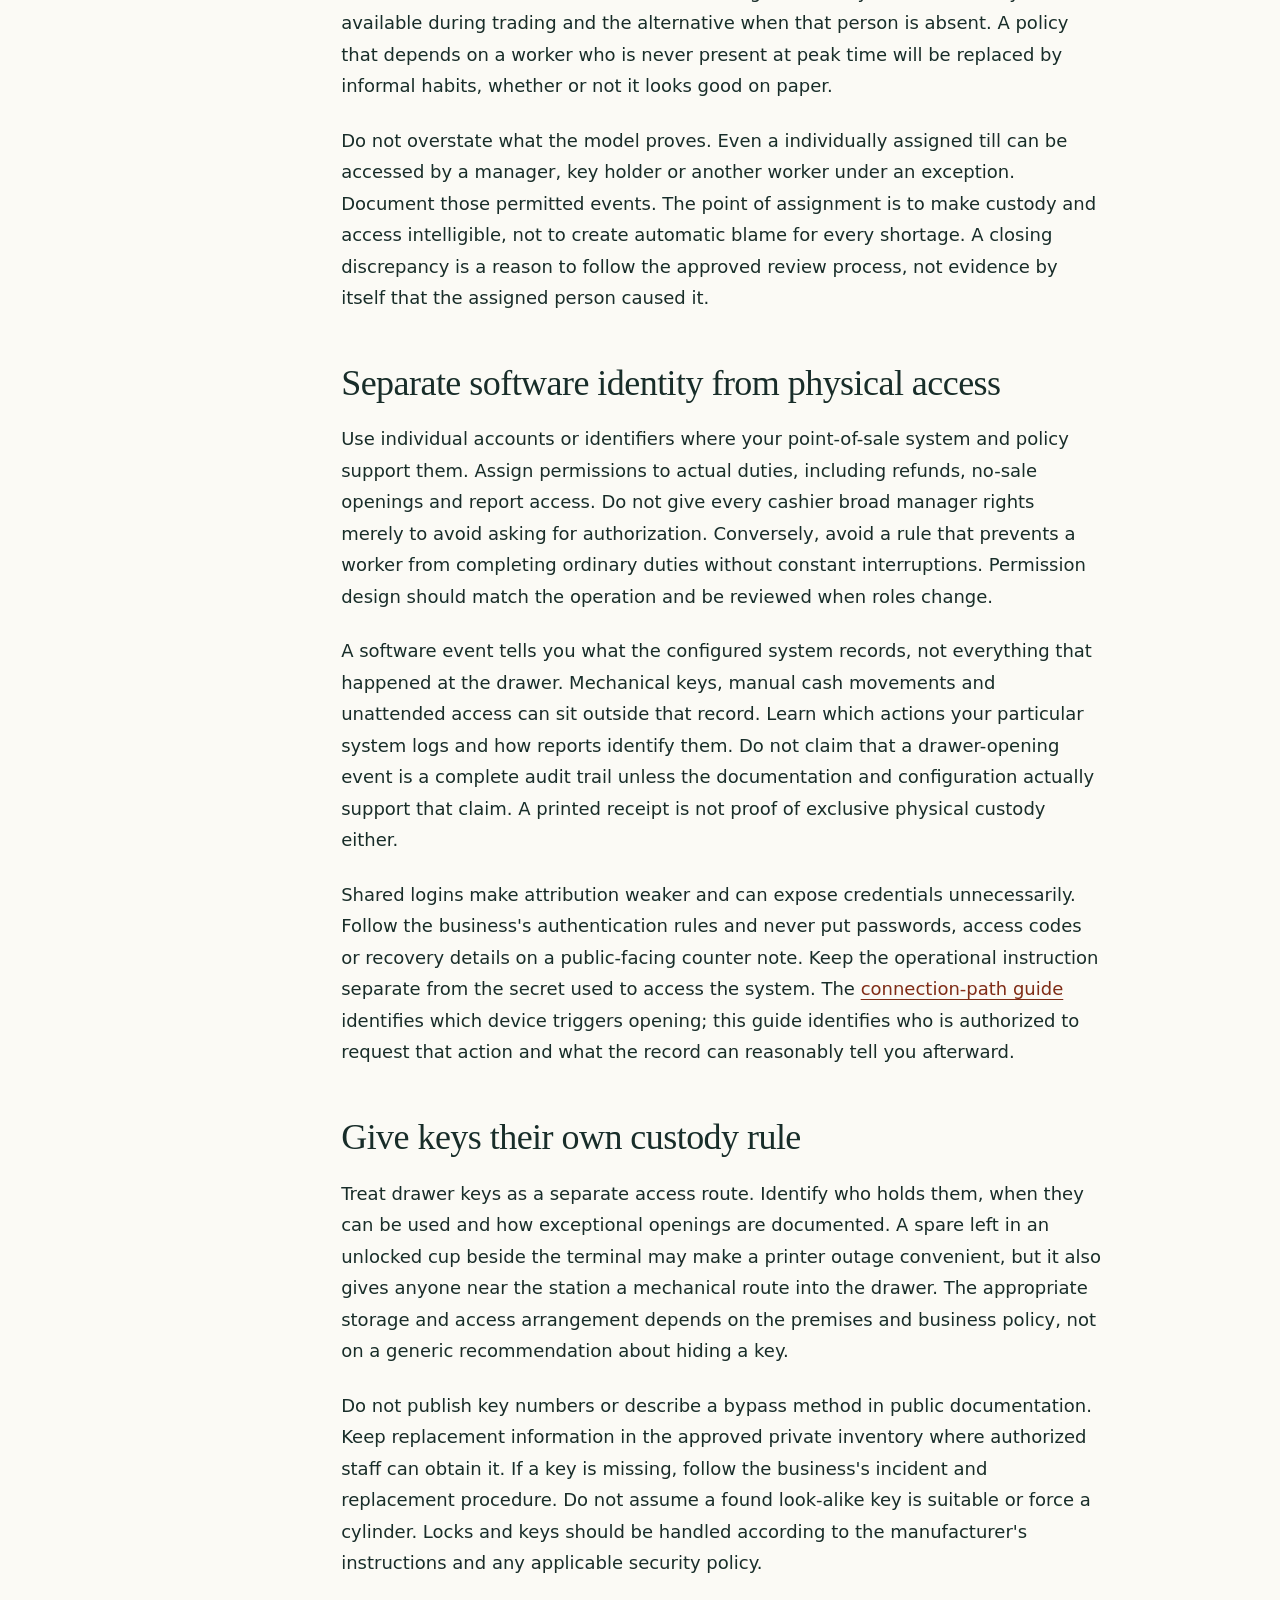
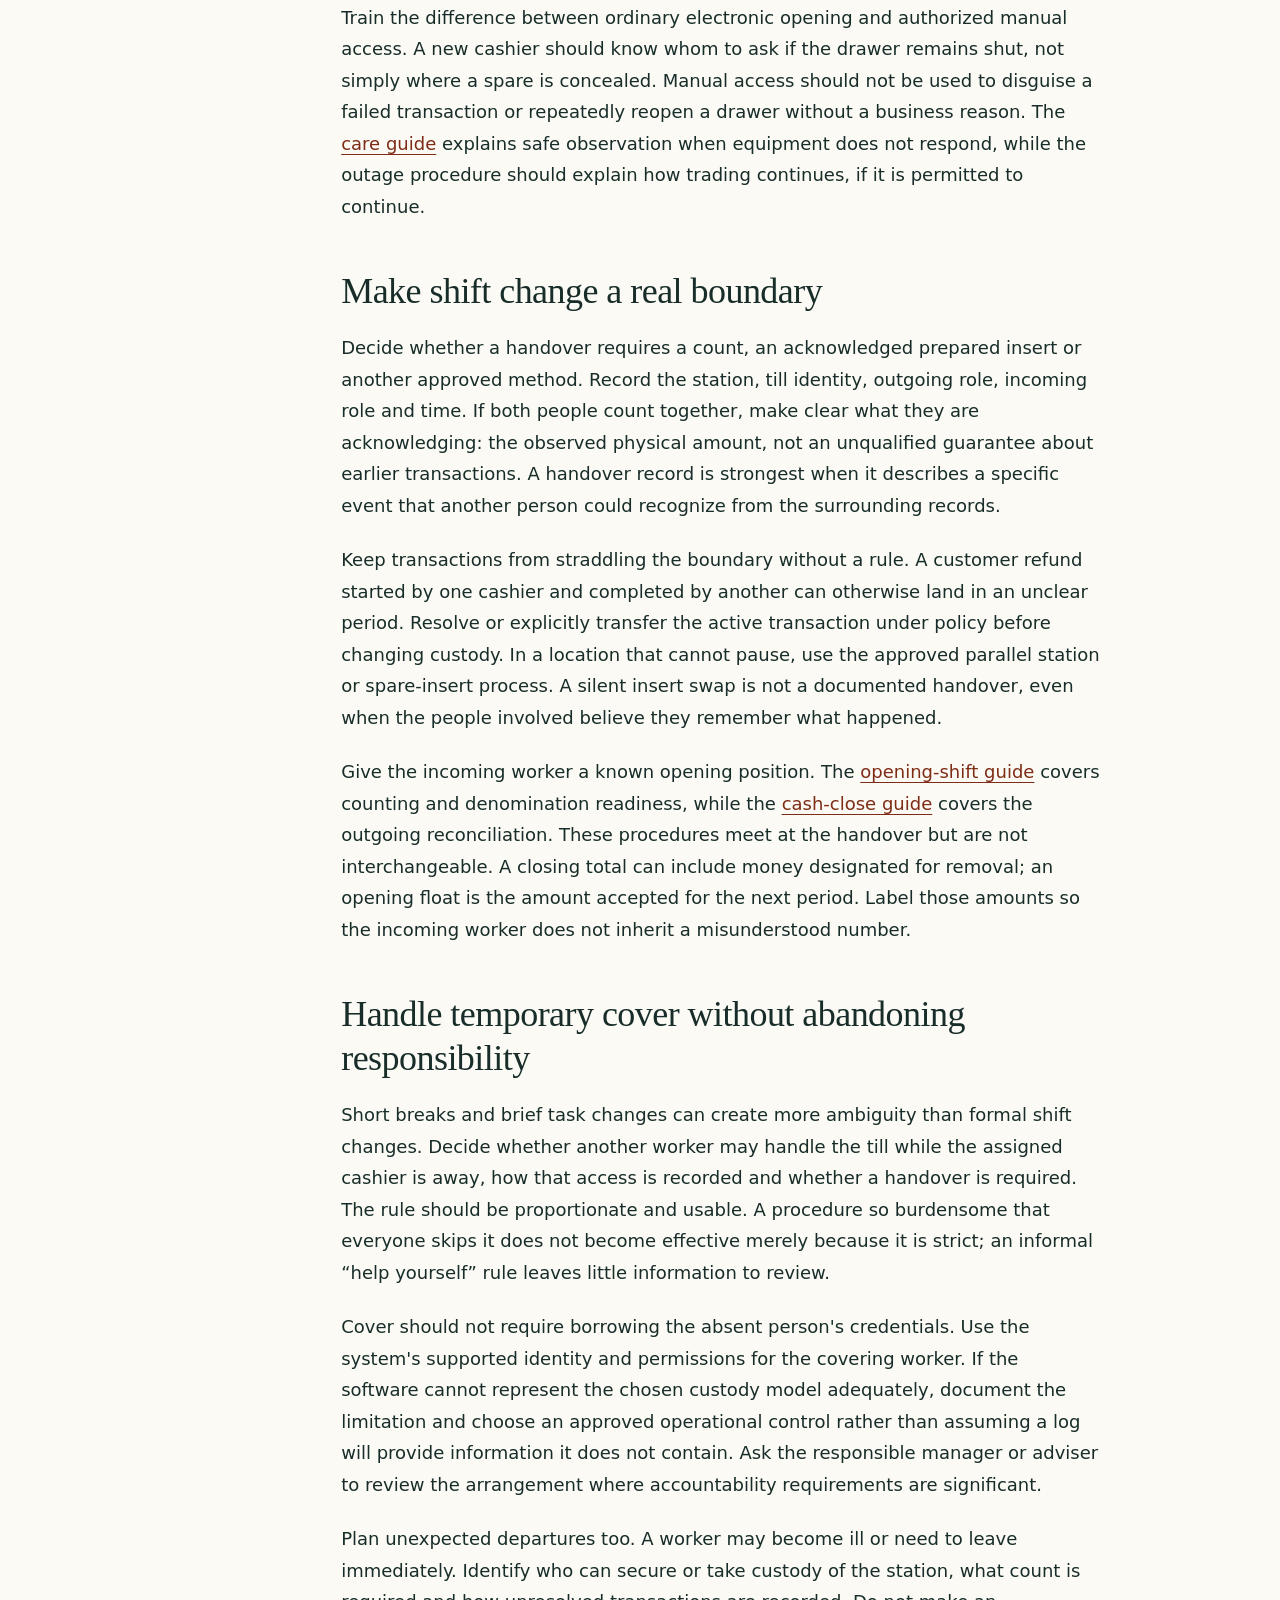
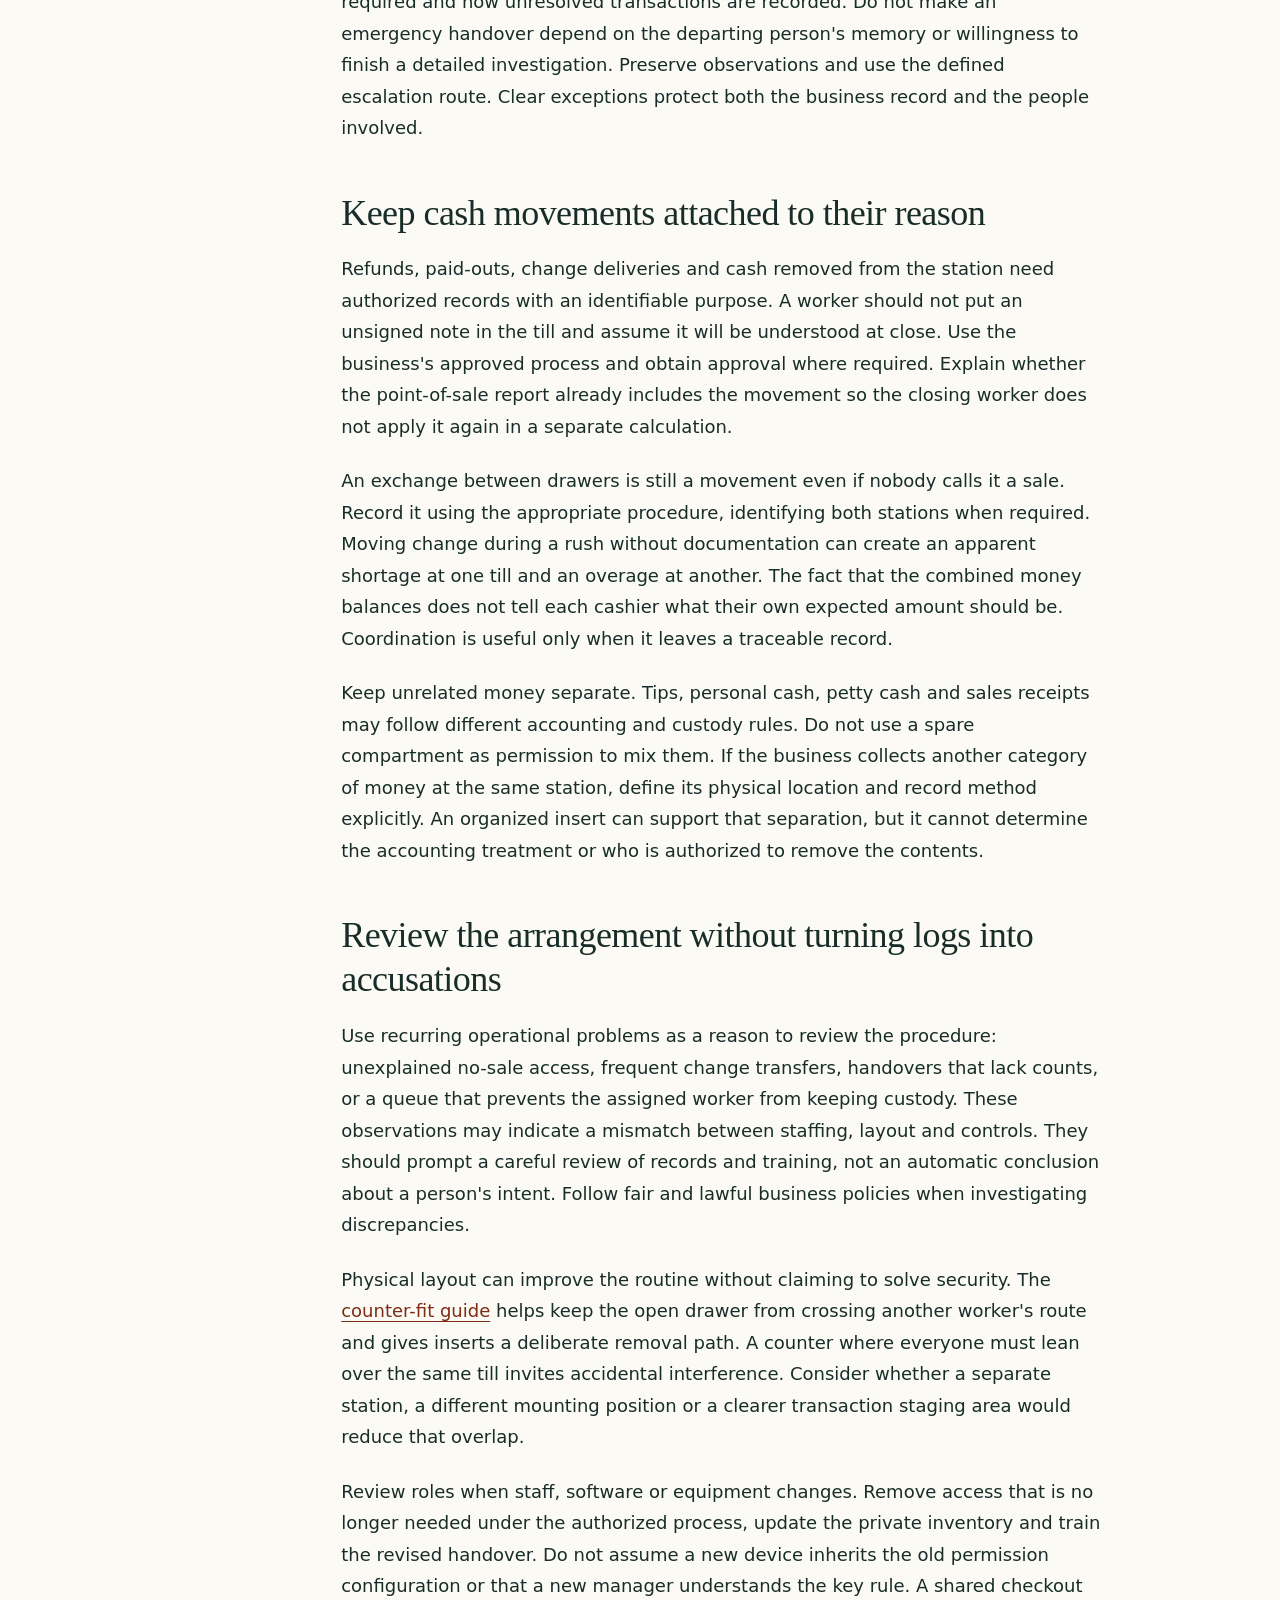
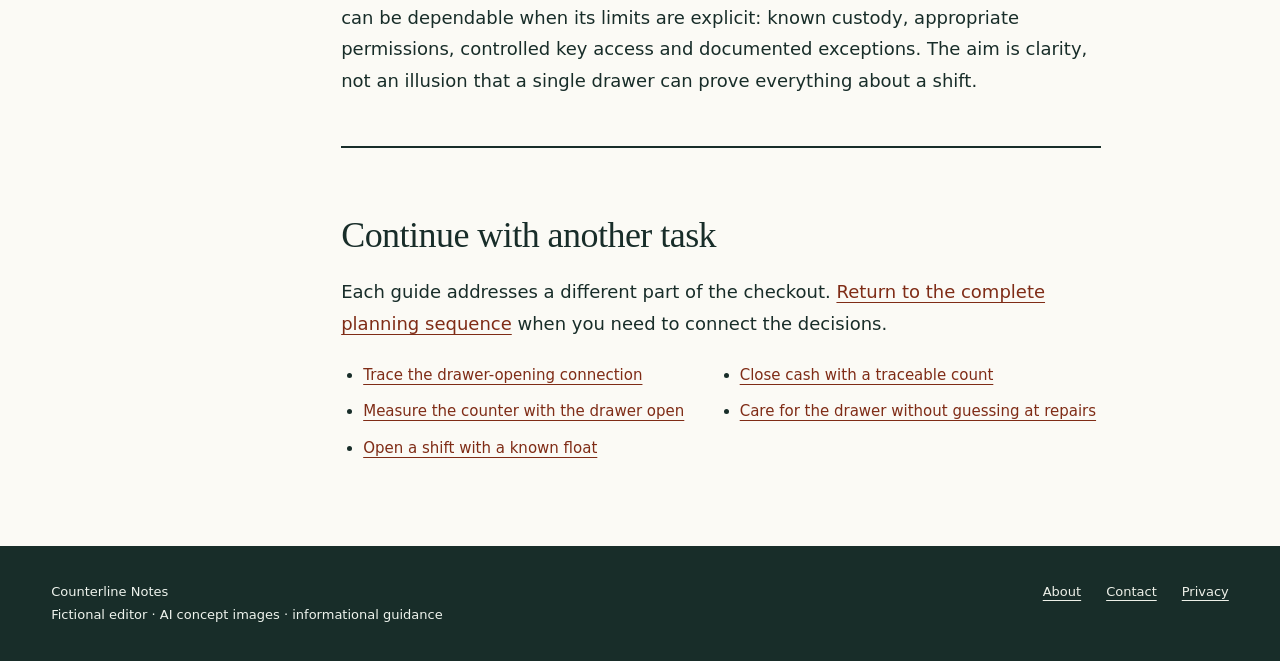
<file: docs/shared-checkout.html>
<!doctype html><html lang="en"><head><meta charset="utf-8"><meta name="viewport" content="width=device-width,initial-scale=1"><meta name="referrer" content="strict-origin-when-cross-origin"><title>Share a drawer without sharing the ambiguity · Counterline Notes</title><meta name="description" content="Define custody, point-of-sale permissions, key access and shift handovers when several people use one cash station."><link rel="canonical" href="https://armaragex.github.io/counterline-cash-drawer-notes-row832/shared-checkout.html"><meta property="og:title" content="Share a drawer without sharing the ambiguity"><meta property="og:description" content="Define custody, point-of-sale permissions, key access and shift handovers when several people use one cash station."><meta property="og:type" content="article"><meta property="og:url" content="https://armaragex.github.io/counterline-cash-drawer-notes-row832/shared-checkout.html"><meta property="og:image" content="https://armaragex.github.io/counterline-cash-drawer-notes-row832/assets/counter-workspace.webp"><link rel="icon" href="data:image/svg+xml,%3Csvg xmlns='http://www.w3.org/2000/svg' viewBox='0 0 64 64'%3E%3Crect width='64' height='64' rx='12' fill='%23182d29'/%3E%3Cpath d='M16 18h32v9H25v10h23v9H16z' fill='%23d5e4dc'/%3E%3C/svg%3E"><link rel="stylesheet" href="assets/site.css"><script src="assets/site.js" defer></script><script type="application/ld+json">{"@context": "https://schema.org", "@type": "Article", "headline": "Share a drawer without sharing the ambiguity", "description": "Define custody, point-of-sale permissions, key access and shift handovers when several people use one cash station.", "url": "https://armaragex.github.io/counterline-cash-drawer-notes-row832/shared-checkout.html", "datePublished": "2026-10-11", "dateModified": "2026-10-11", "inLanguage": "en", "author": {"@type": "Person", "name": "Mara Ellis", "description": "Fictional editorial persona; no hands-on testing claimed."}, "publisher": {"@type": "Organization", "name": "Counterline Notes"}, "mainEntityOfPage": "https://armaragex.github.io/counterline-cash-drawer-notes-row832/shared-checkout.html"}</script></head><body><a class="skip" href="#main">Skip to article</a><header class="masthead"><a class="brand" href="index.html">Counterline Notes<small>Small systems · clear routines</small></a><div class="site-nav"><details open><summary>Six practical guides</summary><nav class="guide-links" aria-label="Practical guides"><a href="connection-paths.html">Trace the drawer-opening connection</a><a href="counter-fit.html">Measure the counter with the drawer open</a><a href="opening-shift.html">Open a shift with a known float</a><a href="cash-close.html">Close cash with a traceable count</a><a href="shared-checkout.html">Share a drawer without sharing the ambiguity</a><a href="drawer-care.html">Care for the drawer without guessing at repairs</a></nav></details></div></header><main id="main"><div class="page-head"><span class="kicker">Checkout field notes</span><h1>Share a drawer without sharing the ambiguity</h1><p class="deck">Define custody, point-of-sale permissions, key access and shift handovers when several people use one cash station.</p><div class="byline"><img src="assets/mara-ellis-fictional.webp" width="1254" height="1254" alt="AI-generated portrait of Mara Ellis, the fictional editor, with short curly dark hair and a rust-colored shirt." loading="lazy"><span>Mara Ellis · fictional editorial persona<br>Published <time datetime="2026-10-11">11 October 2026</time> · desk-based guidance</span></div></div><div class="reading-grid"><aside class="rail" aria-label="Reading context"><p>Practical decisions for a cash checkout.</p><a href="index.html">The complete overview</a><a href="about.html">Method and limitations</a><a href="contact.html">Contact availability</a></aside><article class="article-body"><p>A shared cash drawer is often a sensible response to limited counter space or overlapping duties. The difficulty is not that several people can open the same box; it is that the physical money, the software record and the worker's responsibility can become disconnected. A name attached to a transaction does not prove that only that person touched the till. A key opening can bypass an electronic event. Clear custody and exception rules make those limits visible rather than pretending that the hardware resolves them.</p>
<p>This page offers a hypothetical workflow framework, not a security certification or employment policy. The publication's editor is fictional and the material does not claim hands-on evaluation. Adapt it to authorized business controls and obtain appropriate professional advice for your premises. Begin with <a href="index.html">the checkout planning article</a> for the overall arrangement, then use this guide to define what “shared” means at one particular station.</p>
<h2>Choose a custody model people can explain</h2>
<p>There are several possible models. A till may belong to one cashier for a shift, to a defined team at a station, or to a time period that ends with a documented handover. Each has trade-offs. Individual custody can make responsibility clearer but require more inserts or more frequent counts. Station custody can reduce interruptions but make a discrepancy harder to associate with one person's actions. A time-based model needs a real boundary, not merely a timetable.</p>
<p>State the selected model in plain language. Who accepts the opening amount? Who may handle cash during the period? Who approves transfers or refunds? Who closes the record? If the answer is “the manager,” identify the role actually available during trading and the alternative when that person is absent. A policy that depends on a worker who is never present at peak time will be replaced by informal habits, whether or not it looks good on paper.</p>
<p>Do not overstate what the model proves. Even a individually assigned till can be accessed by a manager, key holder or another worker under an exception. Document those permitted events. The point of assignment is to make custody and access intelligible, not to create automatic blame for every shortage. A closing discrepancy is a reason to follow the approved review process, not evidence by itself that the assigned person caused it.</p>
<h2>Separate software identity from physical access</h2>
<p>Use individual accounts or identifiers where your point-of-sale system and policy support them. Assign permissions to actual duties, including refunds, no-sale openings and report access. Do not give every cashier broad manager rights merely to avoid asking for authorization. Conversely, avoid a rule that prevents a worker from completing ordinary duties without constant interruptions. Permission design should match the operation and be reviewed when roles change.</p>
<p>A software event tells you what the configured system records, not everything that happened at the drawer. Mechanical keys, manual cash movements and unattended access can sit outside that record. Learn which actions your particular system logs and how reports identify them. Do not claim that a drawer-opening event is a complete audit trail unless the documentation and configuration actually support that claim. A printed receipt is not proof of exclusive physical custody either.</p>
<p>Shared logins make attribution weaker and can expose credentials unnecessarily. Follow the business's authentication rules and never put passwords, access codes or recovery details on a public-facing counter note. Keep the operational instruction separate from the secret used to access the system. The <a href="connection-paths.html">connection-path guide</a> identifies which device triggers opening; this guide identifies who is authorized to request that action and what the record can reasonably tell you afterward.</p>
<h2>Give keys their own custody rule</h2>
<p>Treat drawer keys as a separate access route. Identify who holds them, when they can be used and how exceptional openings are documented. A spare left in an unlocked cup beside the terminal may make a printer outage convenient, but it also gives anyone near the station a mechanical route into the drawer. The appropriate storage and access arrangement depends on the premises and business policy, not on a generic recommendation about hiding a key.</p>
<p>Do not publish key numbers or describe a bypass method in public documentation. Keep replacement information in the approved private inventory where authorized staff can obtain it. If a key is missing, follow the business's incident and replacement procedure. Do not assume a found look-alike key is suitable or force a cylinder. Locks and keys should be handled according to the manufacturer's instructions and any applicable security policy.</p>
<p>Train the difference between ordinary electronic opening and authorized manual access. A new cashier should know whom to ask if the drawer remains shut, not simply where a spare is concealed. Manual access should not be used to disguise a failed transaction or repeatedly reopen a drawer without a business reason. The <a href="drawer-care.html">care guide</a> explains safe observation when equipment does not respond, while the outage procedure should explain how trading continues, if it is permitted to continue.</p>
<h2>Make shift change a real boundary</h2>
<p>Decide whether a handover requires a count, an acknowledged prepared insert or another approved method. Record the station, till identity, outgoing role, incoming role and time. If both people count together, make clear what they are acknowledging: the observed physical amount, not an unqualified guarantee about earlier transactions. A handover record is strongest when it describes a specific event that another person could recognize from the surrounding records.</p>
<p>Keep transactions from straddling the boundary without a rule. A customer refund started by one cashier and completed by another can otherwise land in an unclear period. Resolve or explicitly transfer the active transaction under policy before changing custody. In a location that cannot pause, use the approved parallel station or spare-insert process. A silent insert swap is not a documented handover, even when the people involved believe they remember what happened.</p>
<p>Give the incoming worker a known opening position. The <a href="opening-shift.html">opening-shift guide</a> covers counting and denomination readiness, while the <a href="cash-close.html">cash-close guide</a> covers the outgoing reconciliation. These procedures meet at the handover but are not interchangeable. A closing total can include money designated for removal; an opening float is the amount accepted for the next period. Label those amounts so the incoming worker does not inherit a misunderstood number.</p>
<h2>Handle temporary cover without abandoning responsibility</h2>
<p>Short breaks and brief task changes can create more ambiguity than formal shift changes. Decide whether another worker may handle the till while the assigned cashier is away, how that access is recorded and whether a handover is required. The rule should be proportionate and usable. A procedure so burdensome that everyone skips it does not become effective merely because it is strict; an informal “help yourself” rule leaves little information to review.</p>
<p>Cover should not require borrowing the absent person's credentials. Use the system's supported identity and permissions for the covering worker. If the software cannot represent the chosen custody model adequately, document the limitation and choose an approved operational control rather than assuming a log will provide information it does not contain. Ask the responsible manager or adviser to review the arrangement where accountability requirements are significant.</p>
<p>Plan unexpected departures too. A worker may become ill or need to leave immediately. Identify who can secure or take custody of the station, what count is required and how unresolved transactions are recorded. Do not make an emergency handover depend on the departing person's memory or willingness to finish a detailed investigation. Preserve observations and use the defined escalation route. Clear exceptions protect both the business record and the people involved.</p>
<h2>Keep cash movements attached to their reason</h2>
<p>Refunds, paid-outs, change deliveries and cash removed from the station need authorized records with an identifiable purpose. A worker should not put an unsigned note in the till and assume it will be understood at close. Use the business's approved process and obtain approval where required. Explain whether the point-of-sale report already includes the movement so the closing worker does not apply it again in a separate calculation.</p>
<p>An exchange between drawers is still a movement even if nobody calls it a sale. Record it using the appropriate procedure, identifying both stations when required. Moving change during a rush without documentation can create an apparent shortage at one till and an overage at another. The fact that the combined money balances does not tell each cashier what their own expected amount should be. Coordination is useful only when it leaves a traceable record.</p>
<p>Keep unrelated money separate. Tips, personal cash, petty cash and sales receipts may follow different accounting and custody rules. Do not use a spare compartment as permission to mix them. If the business collects another category of money at the same station, define its physical location and record method explicitly. An organized insert can support that separation, but it cannot determine the accounting treatment or who is authorized to remove the contents.</p>
<h2>Review the arrangement without turning logs into accusations</h2>
<p>Use recurring operational problems as a reason to review the procedure: unexplained no-sale access, frequent change transfers, handovers that lack counts, or a queue that prevents the assigned worker from keeping custody. These observations may indicate a mismatch between staffing, layout and controls. They should prompt a careful review of records and training, not an automatic conclusion about a person's intent. Follow fair and lawful business policies when investigating discrepancies.</p>
<p>Physical layout can improve the routine without claiming to solve security. The <a href="counter-fit.html">counter-fit guide</a> helps keep the open drawer from crossing another worker's route and gives inserts a deliberate removal path. A counter where everyone must lean over the same till invites accidental interference. Consider whether a separate station, a different mounting position or a clearer transaction staging area would reduce that overlap.</p>
<p>Review roles when staff, software or equipment changes. Remove access that is no longer needed under the authorized process, update the private inventory and train the revised handover. Do not assume a new device inherits the old permission configuration or that a new manager understands the key rule. A shared checkout can be dependable when its limits are explicit: known custody, appropriate permissions, controlled key access and documented exceptions. The aim is clarity, not an illusion that a single drawer can prove everything about a shift.</p><section class="next-guides"><h2>Continue with another task</h2><p>Each guide addresses a different part of the checkout. <a href="index.html">Return to the complete planning sequence</a> when you need to connect the decisions.</p><ul><li><a href="connection-paths.html">Trace the drawer-opening connection</a></li><li><a href="counter-fit.html">Measure the counter with the drawer open</a></li><li><a href="opening-shift.html">Open a shift with a known float</a></li><li><a href="cash-close.html">Close cash with a traceable count</a></li><li><a href="drawer-care.html">Care for the drawer without guessing at repairs</a></li></ul></section></article></div></main><footer class="site-footer"><div>Counterline Notes<br>Fictional editor · AI concept images · informational guidance</div><nav aria-label="Publication information"><a href="about.html">About</a><a href="contact.html">Contact</a><a href="privacy.html">Privacy</a></nav></footer></body></html>
</file>
<file: docs/assets/site.css>
@charset "UTF-8";:root{--ink:#182d29;--muted:#526862;--paper:#fbfaf5;--mint:#d5e4dc;--rust:#a33c22;--line:#b9c9c1}*{box-sizing:border-box}html{scroll-behavior:smooth;scroll-padding-top:2rem}body{margin:0;color:var(--ink);background:var(--paper);font:18px/1.75 system-ui,-apple-system,BlinkMacSystemFont,"Segoe UI",sans-serif}a{color:#7f2c16;text-underline-offset:4px}a:hover{color:#441909}a:focus-visible,summary:focus-visible,button:focus-visible,[tabindex]:focus-visible{outline:3px solid #aa4328;outline-offset:5px}img{display:block;max-width:100%;height:auto}.skip{position:absolute;top:-80px;left:12px;background:white;padding:10px;z-index:9}.skip:focus{top:12px}.masthead{background:var(--mint);border-bottom:1px solid var(--line);padding:24px 4vw;display:flex;align-items:flex-start;justify-content:space-between;gap:22px}.brand{font:bold clamp(25px,3vw,34px)/1.1 Georgia,serif;color:var(--ink);text-decoration:none}.brand small{display:block;font:11px/1.5 system-ui;text-transform:uppercase;letter-spacing:.18em;margin-top:8px}.site-nav{min-width:260px;max-width:440px}summary{cursor:pointer;font-size:15px;font-weight:700}.guide-links{display:grid;grid-template-columns:1fr 1fr;gap:7px 18px;margin-top:12px;font-size:13px;line-height:1.5}.guide-links a{color:var(--ink)}.page-head{max-width:1320px;margin:auto;padding:56px 4vw 36px}.kicker{font-size:12px;letter-spacing:.16em;text-transform:uppercase;color:var(--rust);font-weight:750}.page-head h1{font:normal clamp(37px,5.6vw,78px)/1.08 Georgia,serif;letter-spacing:-.035em;max-width:1080px;margin:16px 0 24px}.deck{max-width:790px;font-size:clamp(18px,2vw,23px);line-height:1.5}.byline{display:flex;align-items:center;gap:12px;font-size:13px;line-height:1.5;margin-top:25px}.byline img{width:54px;height:54px;object-fit:cover;border-radius:50%}.hero{margin:0 0 45px;background:#e7e7df}.hero img{width:100%;height:auto}.hero figcaption{padding:10px 4vw;font-size:12px;line-height:1.5;color:var(--muted)}.reading-grid{max-width:1240px;margin:auto;display:grid;grid-template-columns:210px minmax(0,760px);gap:60px;padding:0 4vw 70px}.rail{font-size:13px;line-height:1.65;border-top:3px solid var(--rust);padding-top:16px}.rail p{margin-top:0}.rail a{display:block;margin:10px 0}.article-body{min-width:0}.article-body>p:first-child{font-size:21px}.article-body h2{font:normal clamp(27px,3vw,36px)/1.22 Georgia,serif;letter-spacing:-.015em;margin:48px 0 18px}.article-body p{margin:0 0 23px}.article-body li{margin-bottom:10px}.wide-figure{margin:36px -32px;background:#ebece5}.wide-figure img{width:100%}figcaption{font-size:12px;line-height:1.6;color:var(--muted);padding:12px 16px}.table-wrap{overflow-x:auto;border:1px solid var(--line);margin:28px 0;background:white}.table-hint{font-size:12px;padding:12px 16px;background:var(--mint);margin:0!important}table{border-collapse:collapse;min-width:640px;width:100%;font-size:14px;line-height:1.6}caption{text-align:left;font-weight:700;padding:14px}th,td{padding:14px;text-align:left;vertical-align:top;border-top:1px solid var(--line)}thead{background:#eff3ef}.next-guides{border-top:2px solid var(--ink);margin-top:50px;padding-top:18px}.next-guides ul{columns:2;padding-left:22px;font-size:15px}.site-footer{background:var(--ink);color:#eef3ed;padding:35px 4vw;font-size:13px;display:flex;gap:30px;justify-content:space-between}.site-footer a{color:#edf0e8}.site-footer nav{display:flex;gap:25px;flex-wrap:wrap}@media(max-width:760px){body{font-size:17px}.masthead{display:block;padding:20px 5vw}.site-nav{min-width:0;max-width:none;margin-top:20px}.guide-links{grid-template-columns:1fr 1fr;font-size:13px}.page-head{padding:36px 5vw 26px}.page-head h1{font-size:42px;max-width:100%}.hero{margin-bottom:32px}.reading-grid{display:block;padding:0 6vw 45px}.rail{margin-bottom:32px;display:flex;flex-wrap:wrap;gap:5px 17px}.rail p{width:100%;margin-bottom:5px}.rail a{margin:0}.article-body>p:first-child{font-size:19px}.wide-figure{margin:30px -6vw}.next-guides ul{columns:1}.site-footer{display:block;padding:30px 6vw}.site-footer nav{margin-top:20px;gap:20px}.byline{font-size:12px}.table-wrap{max-width:100%}}@media(prefers-reduced-motion:reduce){html{scroll-behavior:auto}}
</file>
